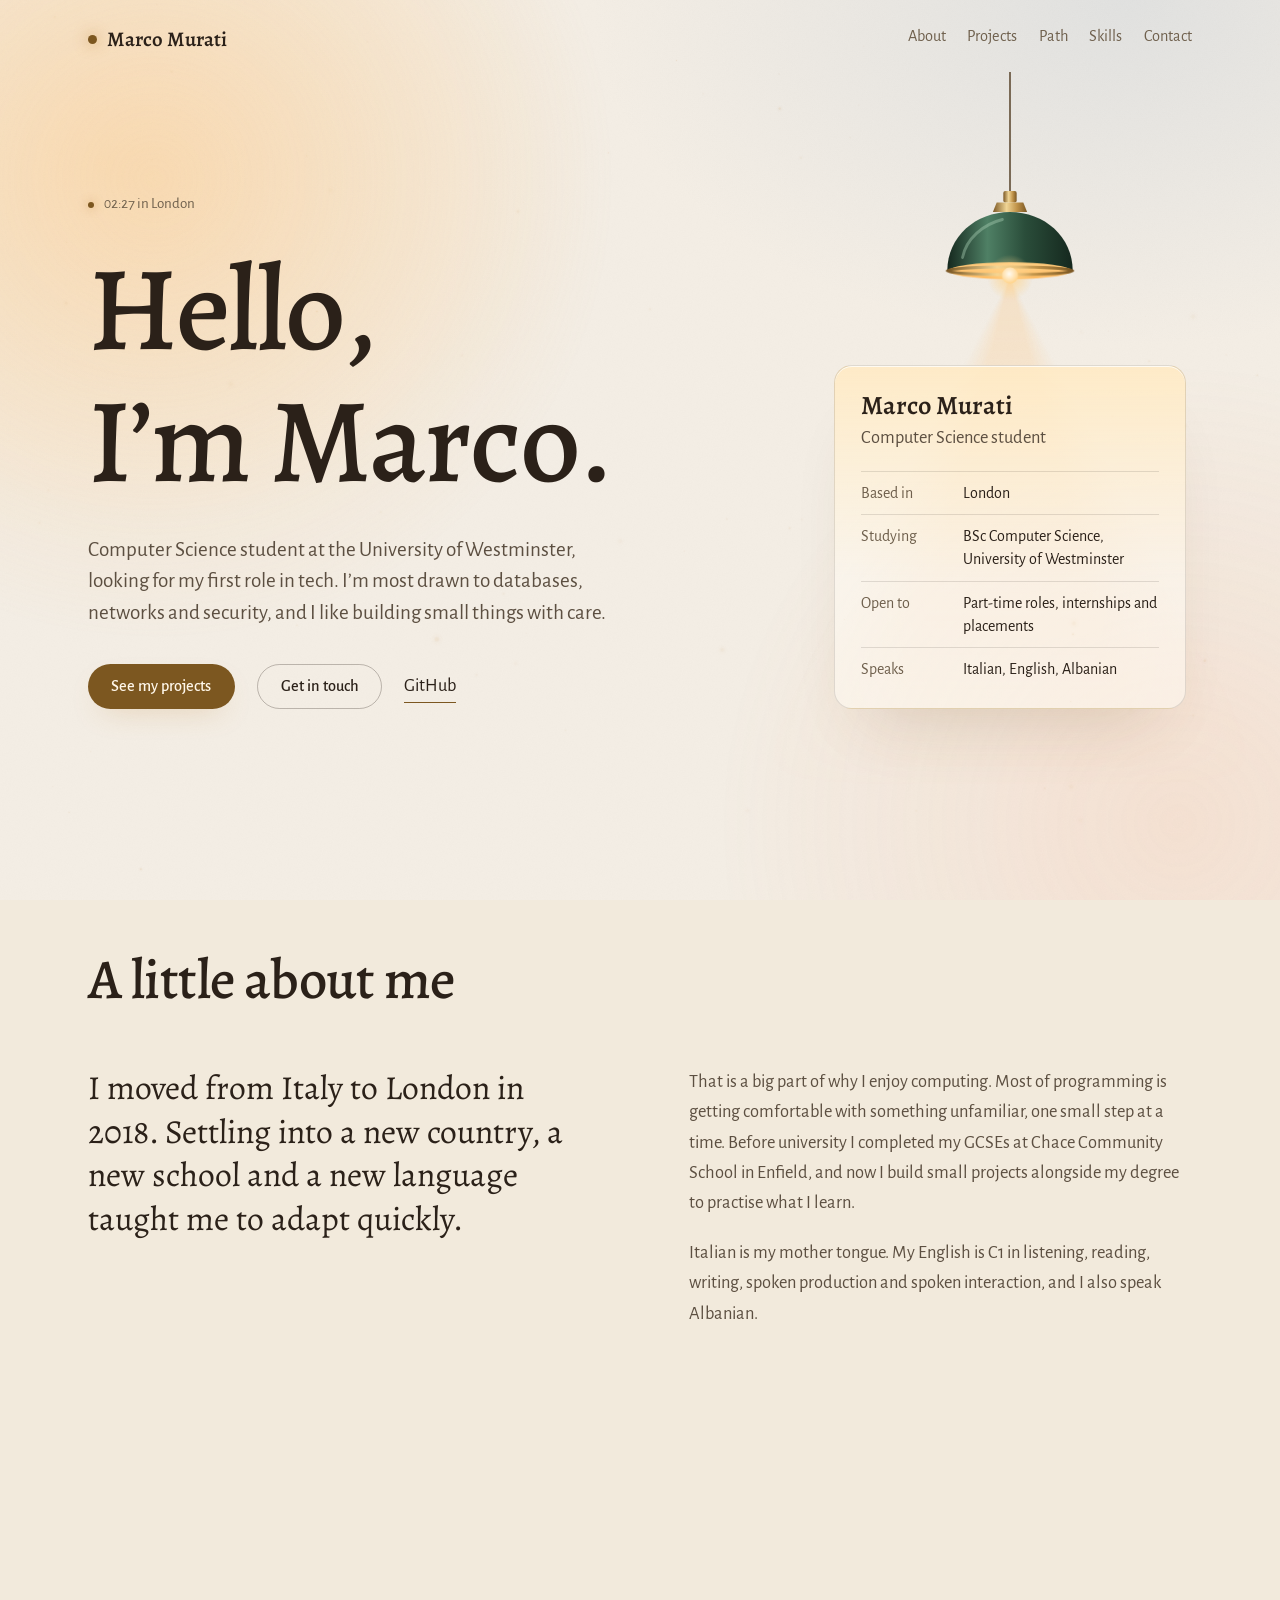
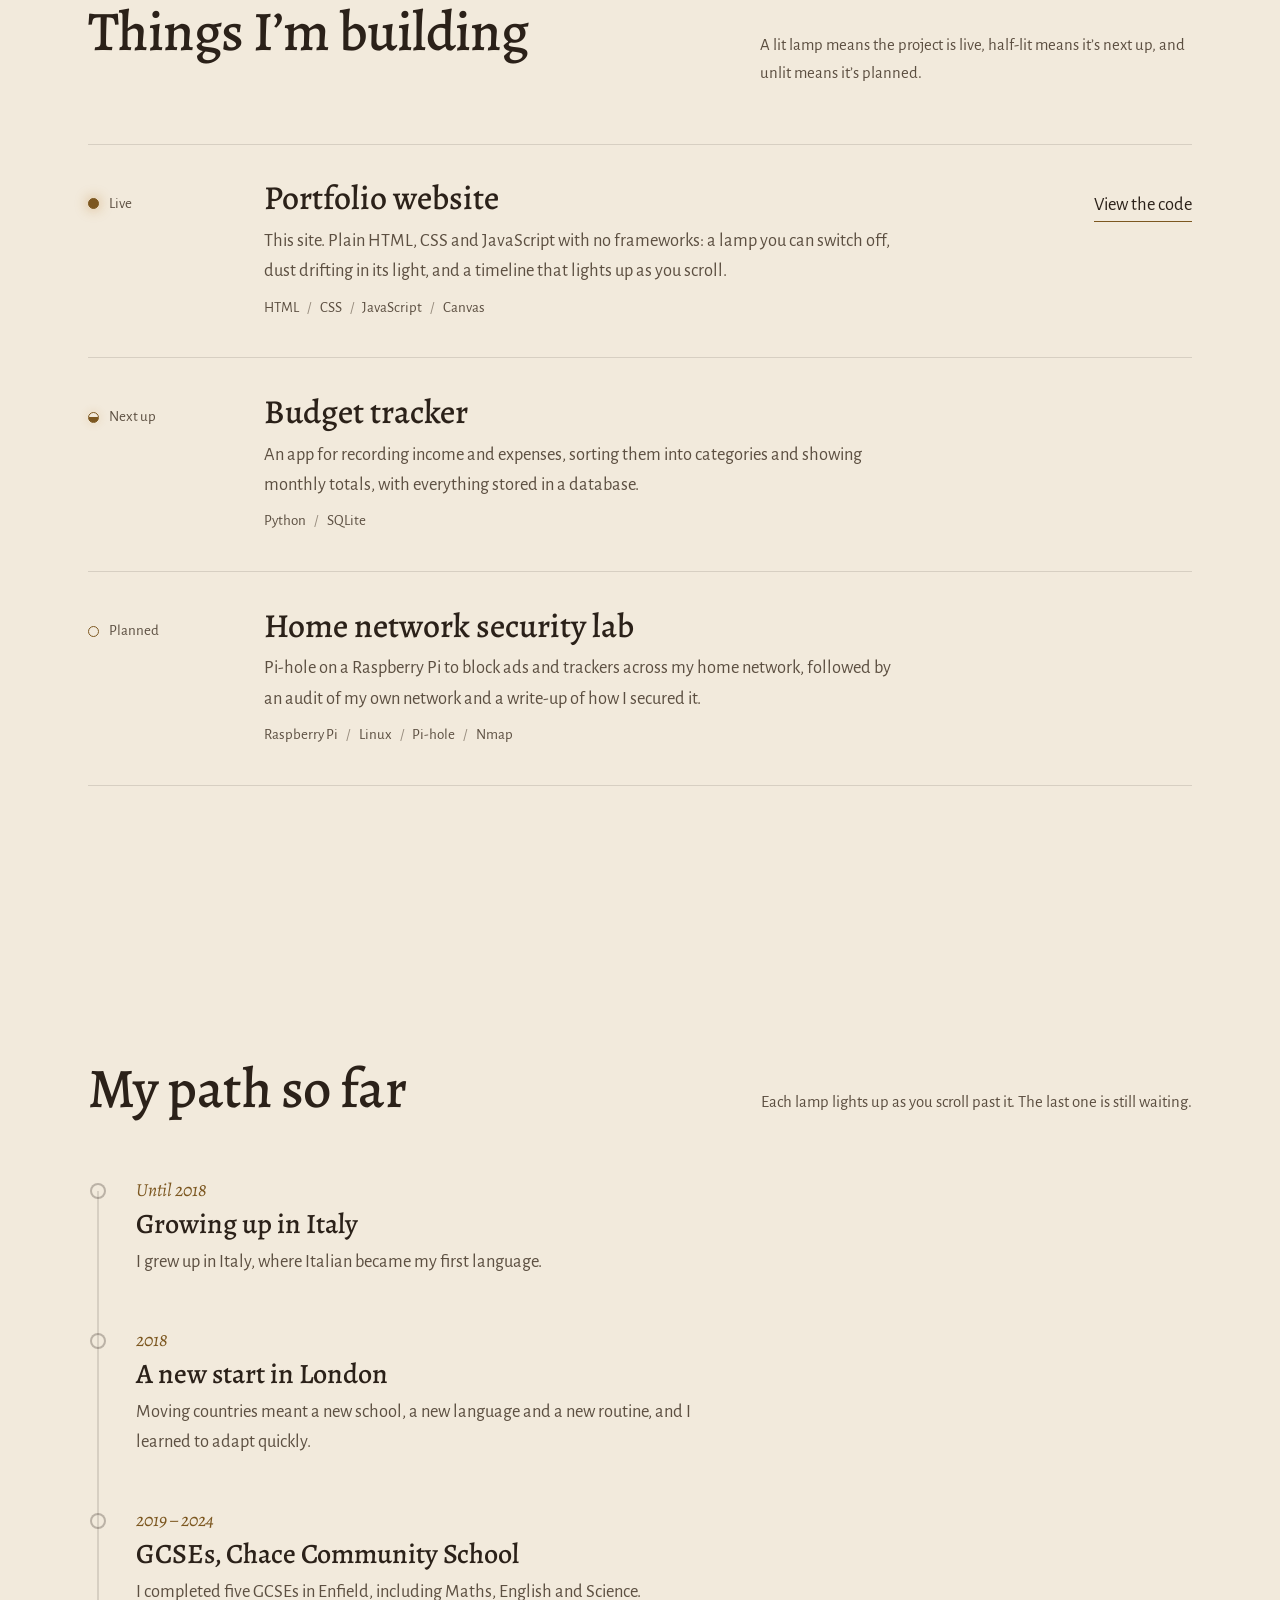
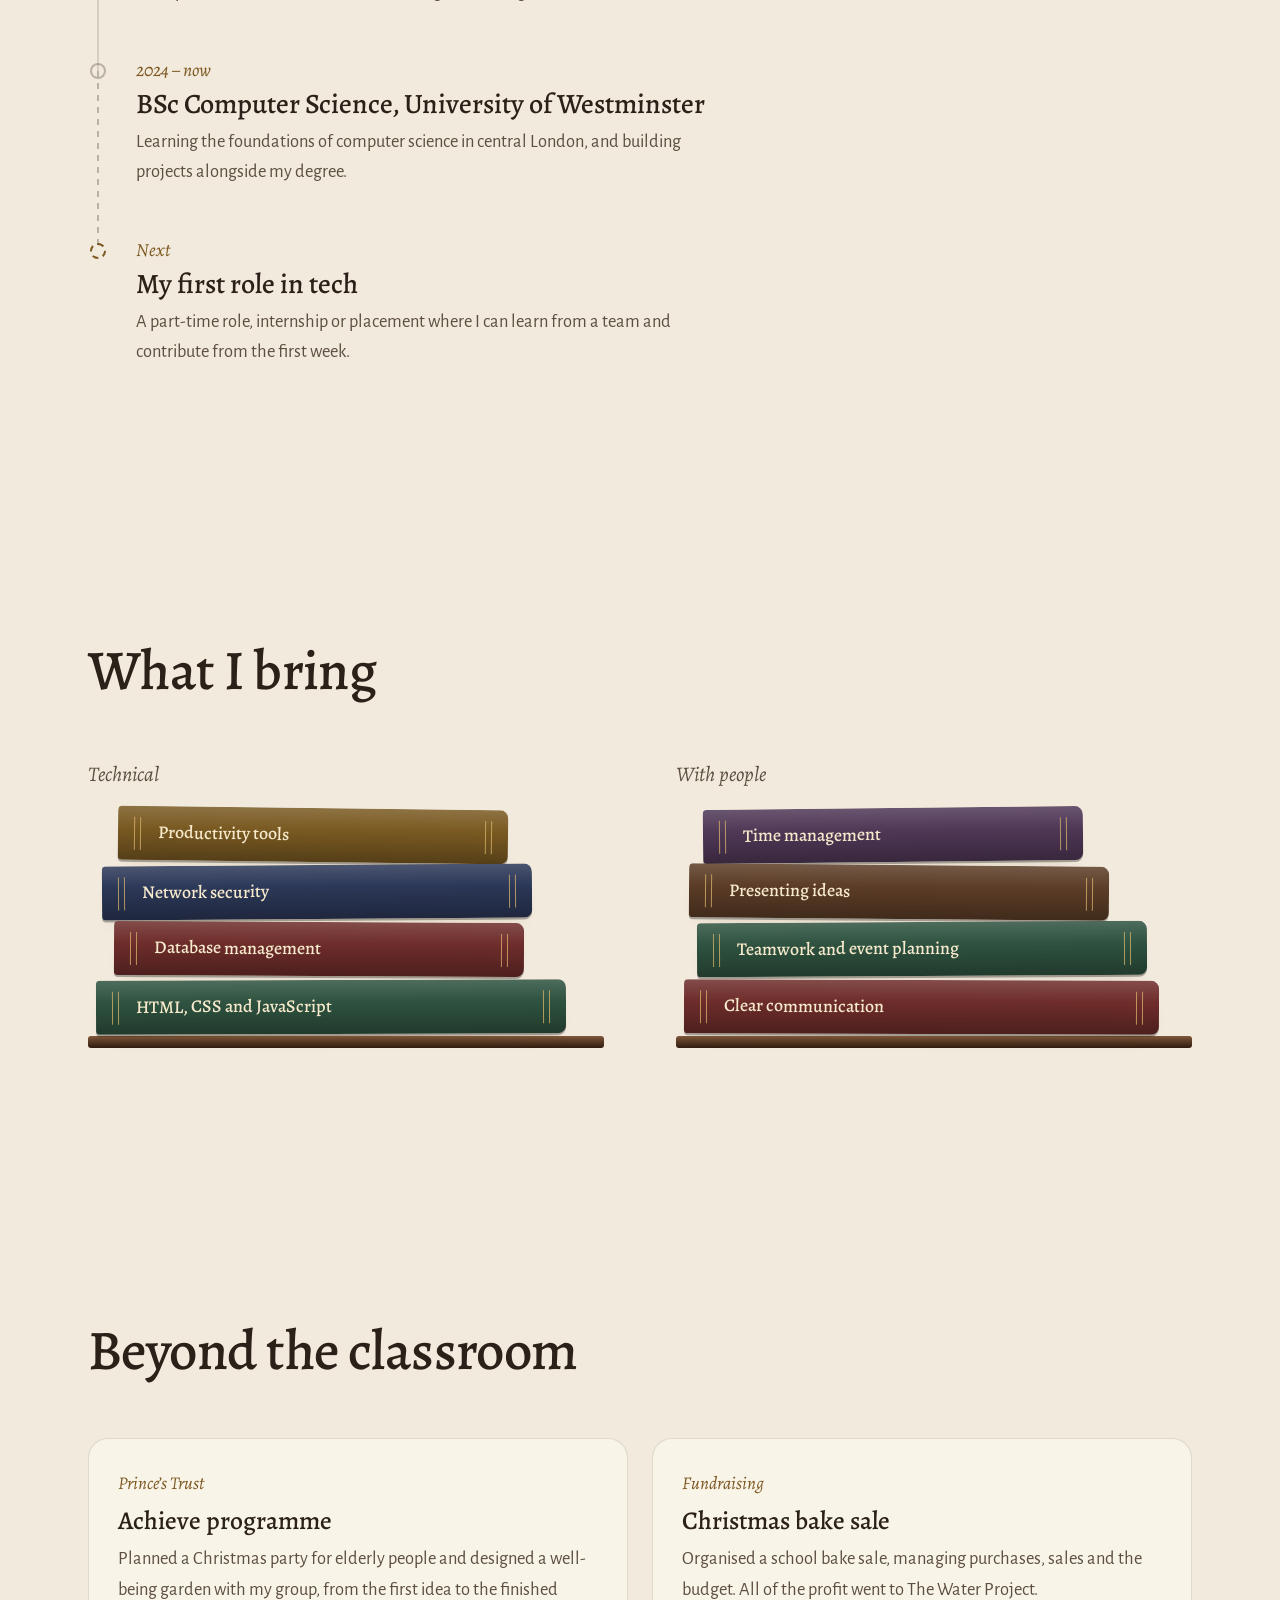
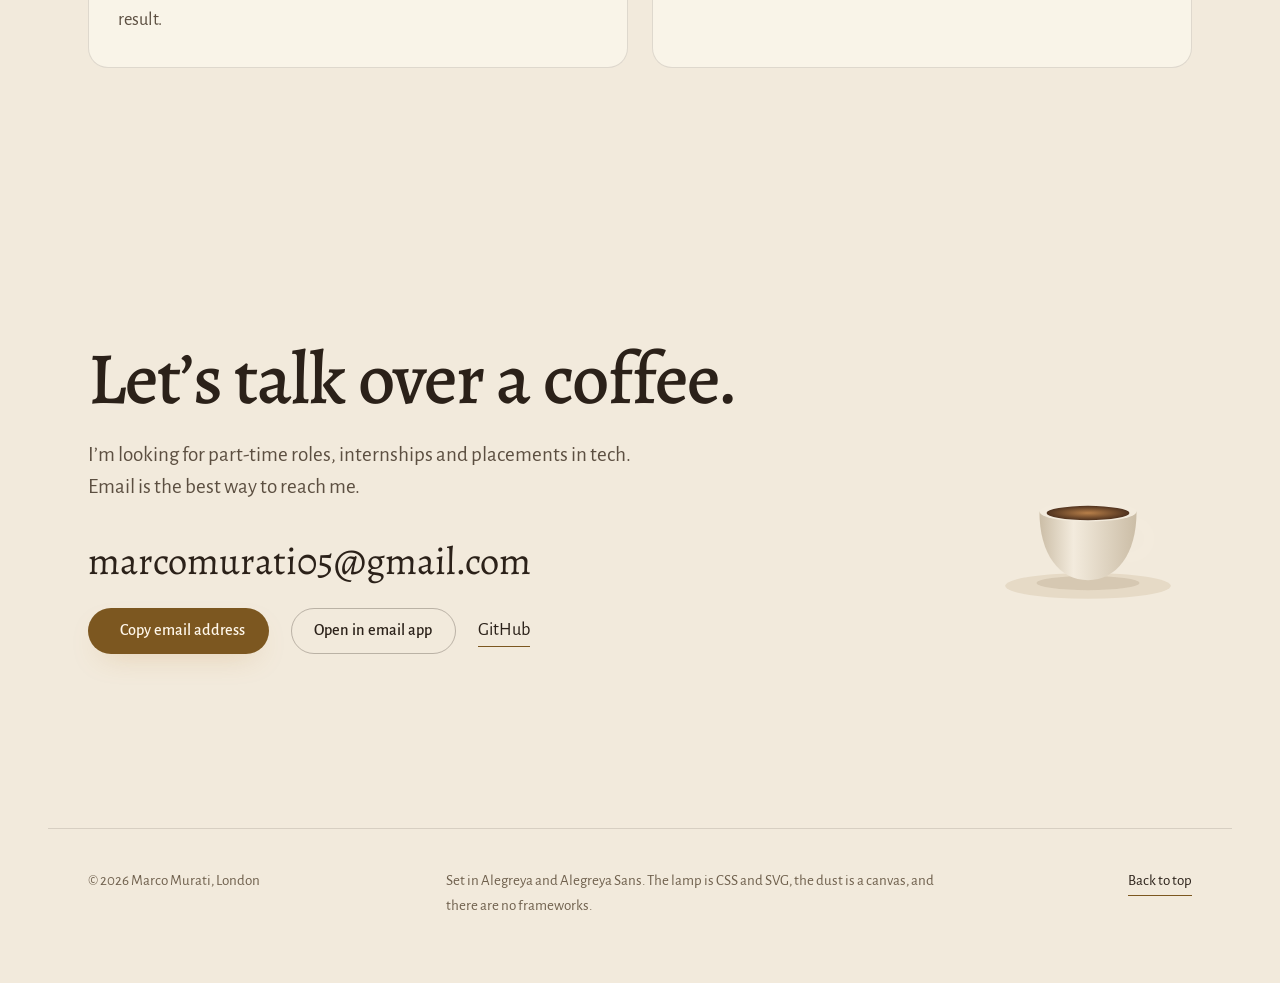
<file: index.html>
<!DOCTYPE html>
<html lang="en">
<head>
<meta charset="UTF-8">
<meta name="viewport" content="width=device-width, initial-scale=1.0, viewport-fit=cover">
<title>Marco Murati</title>
<meta name="description" content="Marco Murati, Computer Science student at the University of Westminster, London.">
<link rel="preconnect" href="https://fonts.googleapis.com">
<link rel="preconnect" href="https://fonts.gstatic.com" crossorigin>
<link href="https://fonts.googleapis.com/css2?family=Alegreya:ital,wght@0,400..800;1,400..800&family=Alegreya+Sans:ital,wght@0,400;0,500;0,700;1,400&display=swap" rel="stylesheet">
<script>document.documentElement.classList.add("js");</script>
<style>
/* Concept: an evening study in London. A hanging lamp lights the page, dust drifts in its beam,
   and the room deepens from dusk to evening as you scroll. Dark theme is the evening, light theme the morning.
   Layout: one generous left-aligned column; the hero pairs a large greeting with the lamp and a name card. */
:root {
  --bg: #16110e;
  --sky-a-base: #17141a;
  --sky-a-1: rgba(118, 138, 190, 0.12);
  --sky-a-2: rgba(255, 170, 90, 0.10);
  --sky-b-base: #1b130e;
  --sky-b-1: rgba(255, 155, 75, 0.14);
  --sky-b-2: rgba(70, 125, 95, 0.11);
  --glow-1: rgba(255, 172, 92, 0.15);
  --glow-2: rgba(255, 120, 72, 0.08);
  --grain: 0.07;

  --ink: #f2e8d8;
  --ink-soft: #cdbda5;
  --ink-faint: #9d8d77;
  --rule: rgba(242, 232, 216, 0.12);
  --rule-strong: rgba(242, 232, 216, 0.26);
  --brass: #dcb672;
  --brass-ink: #20170f;
  --brass-glow: rgba(232, 180, 100, 0.45);
  --brass-glow-soft: rgba(232, 180, 100, 0.18);
  --surface: rgba(255, 236, 210, 0.045);
  --card-lit: rgba(255, 200, 130, 0.13);
  --card-edge: rgba(255, 226, 180, 0.2);
  --spot: rgba(255, 196, 120, 0.10);
  --header-bg: rgba(22, 17, 14, 0.74);
  --beam: rgba(255, 196, 120, 0.2);
  --text-glow: rgba(255, 186, 104, 0.22);
  --mote: #ffd6a0;
  --mote-strength: 1;
  --shadow: rgba(0, 0, 0, 0.45);
  --cord-color: #7a6752;
  --steam: rgba(242, 232, 216, 0.34);

  /* Objects in the room look the same morning and evening */
  --enamel-1: #4f8065;
  --enamel-2: #2a4d3a;
  --enamel-3: #15281e;
  --enamel-hi: #a3c7ae;
  --metal-1: #f0d595;
  --metal-2: #c0934a;
  --metal-3: #7a5622;
  --bulb-1: #fffaf0;
  --bulb-2: #ffd38a;
  --glow-in: #ffb95e;
  --book-hi: rgba(255, 255, 255, 0.15);
  --book-lo: rgba(0, 0, 0, 0.3);
  --book-ink: #f6e9cc;
  --gilt: #dcb76c;
  --book-green: #2f5340;
  --book-oxblood: #6e2d2b;
  --book-navy: #2c3858;
  --book-ochre: #7a5a22;
  --book-plum: #503857;
  --book-walnut: #5c3d27;
  --plank: #5a3b26;
  --plank-hi: #80583a;
  --plank-lo: #2f1d0e;
  --cup: #f3ebdd;
  --cup-shade: #cbbda6;
  --saucer: #e6dac6;
  --coffee: #3a2215;
  --crema: #b8804a;

  --serif: "Alegreya", "Iowan Old Style", "Palatino Linotype", Palatino, Georgia, serif;
  --sans: "Alegreya Sans", "Gill Sans", "Segoe UI", system-ui, -apple-system, sans-serif;
  --step--1: 0.94rem;
  --step-0: 1.15rem;
  --step-1: 1.32rem;
  --page: 74rem;
  --ease: cubic-bezier(0.2, 0.75, 0.1, 1);
  color-scheme: dark;
}
@media (prefers-color-scheme: light) {
  :root:not([data-theme="dark"]) {
    --bg: #f2eadc;
    --sky-a-base: #f4eee5;
    --sky-a-1: rgba(150, 176, 205, 0.2);
    --sky-a-2: rgba(255, 206, 140, 0.32);
    --sky-b-base: #f1e3ca;
    --sky-b-1: rgba(255, 172, 92, 0.24);
    --sky-b-2: rgba(120, 165, 125, 0.14);
    --glow-1: rgba(255, 196, 120, 0.3);
    --glow-2: rgba(255, 150, 100, 0.14);
    --grain: 0.05;
    --ink: #2b2119;
    --ink-soft: #5c4f41;
    --ink-faint: #6f604d;
    --rule: rgba(43, 33, 25, 0.13);
    --rule-strong: rgba(43, 33, 25, 0.28);
    --brass: #7c5720;
    --brass-ink: #fff7ea;
    --brass-glow: rgba(190, 130, 50, 0.35);
    --brass-glow-soft: rgba(190, 130, 50, 0.16);
    --surface: rgba(255, 251, 243, 0.55);
    --card-lit: rgba(255, 234, 196, 0.9);
    --card-edge: rgba(255, 255, 255, 0.75);
    --spot: rgba(255, 190, 110, 0.18);
    --header-bg: rgba(242, 234, 220, 0.8);
    --beam: rgba(255, 184, 96, 0.22);
    --text-glow: transparent;
    --mote: #c4893a;
    --mote-strength: 0.55;
    --shadow: rgba(90, 60, 25, 0.2);
    --cord-color: #7a6a56;
    --steam: rgba(43, 33, 25, 0.28);
    color-scheme: light;
  }
}
:root[data-theme="light"] {
  --bg: #f2eadc;
  --sky-a-base: #f4eee5;
  --sky-a-1: rgba(150, 176, 205, 0.2);
  --sky-a-2: rgba(255, 206, 140, 0.32);
  --sky-b-base: #f1e3ca;
  --sky-b-1: rgba(255, 172, 92, 0.24);
  --sky-b-2: rgba(120, 165, 125, 0.14);
  --glow-1: rgba(255, 196, 120, 0.3);
  --glow-2: rgba(255, 150, 100, 0.14);
  --grain: 0.05;
  --ink: #2b2119;
  --ink-soft: #5c4f41;
  --ink-faint: #6f604d;
  --rule: rgba(43, 33, 25, 0.13);
  --rule-strong: rgba(43, 33, 25, 0.28);
  --brass: #7c5720;
  --brass-ink: #fff7ea;
  --brass-glow: rgba(190, 130, 50, 0.35);
  --brass-glow-soft: rgba(190, 130, 50, 0.16);
  --surface: rgba(255, 251, 243, 0.55);
  --card-lit: rgba(255, 234, 196, 0.9);
  --card-edge: rgba(255, 255, 255, 0.75);
  --spot: rgba(255, 190, 110, 0.18);
  --header-bg: rgba(242, 234, 220, 0.8);
  --beam: rgba(255, 184, 96, 0.22);
  --text-glow: transparent;
  --mote: #c4893a;
  --mote-strength: 0.55;
  --shadow: rgba(90, 60, 25, 0.2);
  --cord-color: #7a6a56;
  --steam: rgba(43, 33, 25, 0.28);
  color-scheme: light;
}

/* ---------- Basics ---------- */
* { box-sizing: border-box; }
html { scroll-behavior: smooth; }
body {
  background: var(--bg);
  color: var(--ink);
  font-family: var(--sans);
  font-size: var(--step-0);
  line-height: 1.65;
  -webkit-font-smoothing: antialiased;
  text-rendering: optimizeLegibility;
}
::selection { background: var(--brass); color: var(--brass-ink); }
h1, h2, h3 { margin: 0; font-family: var(--serif); font-weight: 500; line-height: 1.1; text-wrap: balance; }
p { margin: 0; }
a { color: inherit; }
a:focus-visible, button:focus-visible { outline: 2px solid var(--brass); outline-offset: 4px; border-radius: 6px; }
.sr-only { position: absolute; width: 1px; height: 1px; padding: 0; margin: -1px; overflow: hidden; clip: rect(0 0 0 0); white-space: nowrap; border: 0; }

.site { position: relative; overflow-x: clip; }
.wrap {
  width: 100%;
  max-width: var(--page);
  margin-inline: auto;
  padding-left: max(16px, env(safe-area-inset-left, 0px));
  padding-right: max(16px, env(safe-area-inset-right, 0px));
}
@media (min-width: 48rem) {
  .wrap {
    padding-left: max(2.5rem, env(safe-area-inset-left, 0px));
    padding-right: max(2.5rem, env(safe-area-inset-right, 0px));
  }
}

/* ---------- The room: background light, dust and grain ---------- */
.scene { position: fixed; inset: 0; z-index: 0; overflow: hidden; pointer-events: none; contain: strict; }
.sky { position: absolute; inset: 0; }
.sky-a {
  background:
    radial-gradient(60% 55% at 88% 0%, var(--sky-a-1), transparent 70%),
    radial-gradient(55% 60% at 8% 18%, var(--sky-a-2), transparent 70%),
    var(--sky-a-base);
}
.sky-b {
  opacity: 0;
  background:
    radial-gradient(70% 60% at 55% 100%, var(--sky-b-1), transparent 70%),
    radial-gradient(50% 60% at 0% 60%, var(--sky-b-2), transparent 70%),
    var(--sky-b-base);
}
.glow { position: absolute; width: 72vmax; height: 72vmax; border-radius: 50%; transition: opacity 0.8s ease; will-change: transform; }
.glow-1 { left: -24vmax; top: -22vmax; background: radial-gradient(closest-side, var(--glow-1), transparent); animation: drift-a 40s ease-in-out infinite alternate; }
.glow-2 { right: -28vmax; bottom: -30vmax; background: radial-gradient(closest-side, var(--glow-2), transparent); animation: drift-b 52s ease-in-out infinite alternate; }
.site[data-lamp="off"] .glow { opacity: 0.4; }
@keyframes drift-a {
  0% { transform: translate3d(0, 0, 0) scale(1); }
  50% { transform: translate3d(9vmax, 7vmax, 0) scale(1.08); }
  100% { transform: translate3d(4vmax, 16vmax, 0) scale(0.95); }
}
@keyframes drift-b {
  0% { transform: translate3d(0, 0, 0) scale(1); }
  50% { transform: translate3d(-10vmax, -6vmax, 0) scale(1.1); }
  100% { transform: translate3d(-3vmax, -14vmax, 0) scale(0.97); }
}
.motes { position: absolute; inset: 0; width: 100%; height: 100%; }
.grain {
  position: absolute;
  inset: 0;
  opacity: var(--grain);
  background-image: url("data:image/svg+xml,%3Csvg xmlns='http://www.w3.org/2000/svg' width='180' height='180'%3E%3Cfilter id='n'%3E%3CfeTurbulence type='fractalNoise' baseFrequency='0.8' numOctaves='3' stitchTiles='stitch'/%3E%3CfeColorMatrix values='0 0 0 0 0.5 0 0 0 0 0.5 0 0 0 0 0.5 0 0 0 0.7 0'/%3E%3C/filter%3E%3Crect width='100%25' height='100%25' filter='url(%23n)'/%3E%3C/svg%3E");
}

/* ---------- Header ---------- */
.site-header {
  position: sticky;
  top: env(safe-area-inset-top, 0px);
  z-index: 30;
  border-bottom: 1px solid transparent;
  transition: background-color 0.4s ease, border-color 0.4s ease;
}
.site-header.is-scrolled {
  background: var(--header-bg);
  border-bottom-color: var(--rule);
  -webkit-backdrop-filter: blur(14px);
  backdrop-filter: blur(14px);
}
.nav { display: flex; align-items: center; justify-content: space-between; gap: 0.5rem 1.5rem; flex-wrap: wrap; padding-block: 0.9rem; }
.brand { display: inline-flex; align-items: center; gap: 0.65rem; font-family: var(--serif); font-weight: 600; font-size: 1.3rem; color: var(--ink); text-decoration: none; }
.brand-dot {
  width: 9px; height: 9px; border-radius: 50%;
  background: var(--brass);
  box-shadow: 0 0 14px 2px var(--brass-glow);
  transition: background-color 0.4s ease, box-shadow 0.4s ease;
}
.site[data-lamp="off"] .brand-dot { background: transparent; box-shadow: inset 0 0 0 1.5px var(--brass); }
.nav-menu { position: relative; }
.nav-links { display: flex; flex-wrap: wrap; gap: 0.2rem 1.35rem; list-style: none; margin: 0; padding: 0 0 0.4rem; font-size: 1.02rem; }
.nav-links a { color: var(--ink-faint); text-decoration: none; transition: color 0.3s ease; }
.nav-links a:hover, .nav-links a.is-active { color: var(--ink); }
.nav-indicator {
  position: absolute; left: 0; top: 0; height: 2px; width: 0;
  border-radius: 2px;
  background: var(--brass);
  box-shadow: 0 0 10px var(--brass-glow);
  opacity: 0;
  pointer-events: none;
  transition: transform 0.6s var(--ease), width 0.6s var(--ease), opacity 0.35s ease;
}
.progress {
  position: absolute; left: 0; right: 0; bottom: -1px; height: 2px;
  transform-origin: 0 50%;
  transform: scaleX(0);
  background: linear-gradient(90deg, transparent, var(--brass));
  pointer-events: none;
}

/* ---------- Buttons and links ---------- */
.btn {
  display: inline-flex; align-items: center; gap: 0.55rem;
  padding: 0.8rem 1.4rem;
  border-radius: 999px;
  border: 1px solid transparent;
  font: 500 1.02rem/1.1 var(--sans);
  text-decoration: none;
  cursor: pointer;
  transition: transform 0.3s var(--ease), box-shadow 0.4s ease, background-color 0.35s ease, color 0.35s ease, border-color 0.35s ease;
}
.btn-primary { background: var(--brass); color: var(--brass-ink); box-shadow: 0 12px 30px -14px var(--brass-glow); }
.btn-primary:hover { transform: translateY(-2px); box-shadow: 0 18px 38px -14px var(--brass-glow); }
.btn-ghost { background: transparent; color: var(--ink); border-color: var(--rule-strong); }
.btn-ghost:hover { border-color: var(--brass); color: var(--brass); transform: translateY(-2px); }
.text-link {
  color: var(--ink);
  text-decoration: none;
  padding-bottom: 2px;
  background: linear-gradient(var(--brass), var(--brass)) 0 100% / 100% 1px no-repeat;
  transition: color 0.3s ease, background-size 0.3s ease;
}
.text-link:hover { color: var(--brass); background-size: 100% 2px; }

/* ---------- Hero ---------- */
main, .site-footer { position: relative; z-index: 1; }
.hero { position: relative; display: grid; grid-template-columns: minmax(0, 1fr); padding-bottom: clamp(4rem, 9vw, 6.5rem); }
.hero-main { position: relative; z-index: 1; min-width: 0; display: grid; padding-top: 6.5rem; pointer-events: none; }
.hero-main > * { pointer-events: auto; }
.clock { justify-self: start; display: inline-flex; align-items: center; gap: 0.6rem; margin-bottom: 1.3rem; font-size: var(--step--1); color: var(--ink-faint); font-variant-numeric: tabular-nums; }
.clock::before { content: ""; width: 6px; height: 6px; border-radius: 50%; background: var(--brass); box-shadow: 0 0 10px 1px var(--brass-glow); }
.greeting { font-weight: 500; }
.greet {
  display: block;
  font-size: min(6.5rem, 12.5vw);
  line-height: 1.04;
  letter-spacing: -0.015em;
  color: var(--ink);
  text-shadow: 0 0 0.6em var(--text-glow);
}
.greet-line { display: block; overflow: hidden; padding: 0.08em 0.1em 0.18em 0; margin-bottom: -0.2em; }
.greet-text { display: inline-block; white-space: nowrap; }
.ch {
  display: inline-block;
  transition:
    transform 0.9s var(--ease) calc(var(--base, 0ms) + var(--i, 0) * 26ms),
    opacity 0.7s ease calc(var(--base, 0ms) + var(--i, 0) * 26ms);
}
.greet.is-pre .ch { transform: translateY(115%); opacity: 0; transition: none; }
html.js .greet { visibility: hidden; animation: show-anyway 0s 2.5s forwards; }
html.js .greet.is-built { visibility: visible; animation: none; }
@keyframes show-anyway { to { visibility: visible; } }
.greet-measure { position: absolute; left: -9999px; top: 0; visibility: hidden; white-space: nowrap; font-family: var(--serif); font-weight: 500; letter-spacing: -0.015em; font-size: 100px; line-height: 1; pointer-events: none; }

.intro { margin-top: 2rem; max-width: 33rem; font-size: var(--step-1); line-height: 1.5; color: var(--ink-soft); }
.hero-actions { justify-self: start; display: flex; flex-wrap: wrap; align-items: center; gap: 0.85rem 1.4rem; margin-top: 2.2rem; }

/* The hanging lamp */
.hero-aside { display: contents; }
.pendant {
  --shade-w: 4.6rem;
  --cord-len: 1.6rem;
  --beam-w: 21rem;
  --beam-h: 25rem;
  position: absolute;
  top: 0;
  right: calc(max(16px, env(safe-area-inset-right, 0px)) + 0.25rem);
  z-index: 0;
  width: var(--shade-w);
  transform-origin: 50% 0;
  will-change: transform;
}
.pendant-drop { position: relative; }
.cord { display: block; width: 2px; height: var(--cord-len); margin-inline: auto; background: var(--cord-color); }
.shade-btn {
  display: block;
  width: var(--shade-w);
  margin: -1px auto 0;
  padding: 0;
  border: 0;
  background: none;
  cursor: pointer;
  border-radius: 50% 50% 16px 16px / 70% 70% 16px 16px;
  -webkit-tap-highlight-color: transparent;
}
.shade { display: block; width: 100%; height: auto; overflow: visible; }
.lamp-inner, .lamp-bulb, .lamp-halo { transition: opacity 0.25s ease; }
.site[data-lamp="off"] .lamp-inner { opacity: 0.12; }
.site[data-lamp="off"] .lamp-bulb { opacity: 0.35; }
.site[data-lamp="off"] .lamp-halo { opacity: 0; }
.beam {
  position: absolute;
  left: 50%;
  top: calc(var(--cord-len) + var(--shade-w) * 0.56);
  width: var(--beam-w);
  height: var(--beam-h);
  margin-left: calc(var(--beam-w) / -2);
  z-index: -1;
  pointer-events: none;
  background: conic-gradient(from 152deg at 50% 0%, transparent 0deg, var(--beam) 14deg, var(--beam) 42deg, transparent 56deg);
  -webkit-mask-image: linear-gradient(to bottom, #000 0%, rgba(0, 0, 0, 0.55) 48%, transparent 100%);
  mask-image: linear-gradient(to bottom, #000 0%, rgba(0, 0, 0, 0.55) 48%, transparent 100%);
  transition: opacity 0.25s ease;
}
.site[data-lamp="off"] .beam { opacity: 0; }

/* Name card under the lamp */
.namecard {
  position: relative;
  z-index: 1;
  width: 100%;
  max-width: 22rem;
  margin-top: 3rem;
  padding: 1.5rem 1.6rem 1.1rem;
  border-radius: 18px;
  border: 1px solid var(--rule);
  background: linear-gradient(180deg, var(--card-lit), var(--surface) 62%);
  box-shadow: inset 0 1px 0 var(--card-edge), 0 40px 70px -40px var(--shadow);
}
.site[data-lamp="off"] .namecard { --card-lit: var(--surface); --card-edge: var(--rule); }
.nc-name { font-family: var(--serif); font-size: 1.65rem; font-weight: 600; line-height: 1.15; }
.nc-role { color: var(--ink-soft); margin-top: 0.15rem; }
.nc-list { margin: 1.1rem 0 0; }
.nc-list div { display: grid; grid-template-columns: 5.4rem minmax(0, 1fr); gap: 1rem; padding-block: 0.6rem; border-top: 1px solid var(--rule); font-size: 1rem; line-height: 1.45; }
.nc-list dt { color: var(--ink-faint); }
.nc-list dd { margin: 0; }

@media (min-width: 62rem) {
  .hero { grid-template-columns: minmax(0, 1.3fr) minmax(17rem, 0.7fr); column-gap: clamp(2.5rem, 5vw, 5rem); }
  .hero-main { padding-top: 7.5rem; }
  .hero-aside { display: flex; flex-direction: column; align-items: center; position: relative; z-index: 0; }
  .pendant { position: relative; top: auto; right: auto; --shade-w: 9.5rem; --cord-len: 7.5rem; --beam-w: 36rem; --beam-h: 32rem; }
  .namecard { margin-top: auto; }
}

/* ---------- Sections ---------- */
.section { padding-block: clamp(4.5rem, 11vw, 8.5rem); scroll-margin-top: 6.5rem; }
@media (min-width: 48rem) { .section { scroll-margin-top: 4.5rem; } }
.section-head { display: flex; flex-wrap: wrap; align-items: baseline; justify-content: space-between; gap: 1rem 3rem; margin-bottom: clamp(2.25rem, 5vw, 3.5rem); }
.section-title { font-size: clamp(2.2rem, 5vw, 3.5rem); letter-spacing: -0.01em; }
.section-note { max-width: 27rem; color: var(--ink-soft); font-size: 1.05rem; }

/* About */
.about-grid { display: grid; grid-template-columns: minmax(0, 1fr); gap: 2rem; }
.lead { font-family: var(--serif); font-size: clamp(1.55rem, 2.8vw, 2.1rem); line-height: 1.3; max-width: 30rem; }
.about-body { display: grid; gap: 1.2rem; color: var(--ink-soft); max-width: 36rem; }
@media (min-width: 56rem) { .about-grid { grid-template-columns: minmax(0, 1.05fr) minmax(0, 1fr); gap: 4.5rem; } }

/* Projects */
.projects { list-style: none; margin: 0; padding: 0; }
.projects::after { content: ""; display: block; height: 1px; background: var(--rule); }
.project {
  --bleed: 0.75rem;
  position: relative;
  isolation: isolate;
  display: grid;
  grid-template-columns: minmax(0, 1fr);
  gap: 0.75rem;
  padding: 1.9rem var(--bleed);
  margin-inline: calc(var(--bleed) * -1);
  border-radius: 18px;
}
.project::after { content: ""; position: absolute; top: 0; left: var(--bleed); right: var(--bleed); height: 1px; background: var(--rule); }
.project::before {
  content: "";
  position: absolute;
  inset: 0;
  z-index: -1;
  border-radius: inherit;
  background: radial-gradient(28rem circle at var(--mx, 50%) var(--my, 50%), var(--spot), transparent 65%);
  opacity: 0;
  transition: opacity 0.45s ease;
}
.project:hover::before { opacity: 1; }
.p-status { display: inline-flex; align-items: center; gap: 0.65rem; font-size: var(--step--1); color: var(--ink-soft); white-space: nowrap; }
.p-body { display: grid; gap: 0.55rem; min-width: 0; }
.p-body h3 { font-size: clamp(1.6rem, 3vw, 2.1rem); transition: color 0.35s ease, transform 0.5s var(--ease); }
.project:hover h3 { color: var(--brass); transform: translateX(0.35rem); }
.p-body > p { color: var(--ink-soft); max-width: 40rem; }
.tools { font-size: var(--step--1); color: var(--ink-faint); }
.tools span + span::before { content: "/"; margin: 0 0.55em; opacity: 0.6; }
.p-link { justify-self: start; }
@media (min-width: 52rem) {
  .project { --bleed: 1.5rem; grid-template-columns: 8.5rem minmax(0, 1fr) auto; column-gap: 2.5rem; align-items: start; padding-block: 2.3rem; }
  .p-status { padding-top: 0.7rem; }
  .p-link { padding-top: 0.6rem; }
}
.lampdot { position: relative; flex: none; width: 11px; height: 11px; border-radius: 50%; border: 1.5px solid var(--brass); }
.lampdot.is-lit { background: var(--brass); animation: breathe 3.8s ease-in-out infinite; box-shadow: 0 0 12px 2px var(--brass-glow); }
.lampdot.is-warm { background: linear-gradient(to top, var(--brass) 50%, transparent 50%); box-shadow: 0 0 8px 1px var(--brass-glow-soft); }
@keyframes breathe {
  0%, 100% { box-shadow: 0 0 9px 1px var(--brass-glow); }
  50% { box-shadow: 0 0 18px 5px var(--brass-glow); }
}

/* Path */
.path { position: relative; padding-left: 3rem; max-width: 44rem; }
.path-items { list-style: none; margin: 0; padding: 0; }
.path-track, .path-fill, .path-dash { position: absolute; left: 0.6rem; width: 2px; margin-left: -1px; top: 0; height: 0; pointer-events: none; }
.path-track { background: var(--rule); }
.path-fill { background: var(--brass); transform-origin: 50% 0; transform: scaleY(0); box-shadow: 0 0 12px var(--brass-glow-soft); }
.path-dash { background: repeating-linear-gradient(to bottom, var(--rule-strong) 0 6px, transparent 6px 12px); }
.milestone { position: relative; padding-bottom: 3rem; }
.milestone:last-child { padding-bottom: 0; }
.m-dot {
  position: absolute;
  left: calc(-3rem + 0.6rem - 8px);
  top: 0.5rem;
  width: 16px; height: 16px;
  border-radius: 50%;
  border: 2px solid var(--rule-strong);
  background: var(--bg);
  transition: background-color 0.5s ease, border-color 0.5s ease, box-shadow 0.7s ease;
}
.milestone.is-lit .m-dot { background: var(--brass); border-color: var(--brass); box-shadow: 0 0 0 5px var(--brass-glow-soft), 0 0 22px 4px var(--brass-glow); }
.milestone.is-future .m-dot { border-style: dashed; border-color: var(--brass); animation: waiting 2.8s ease-in-out infinite; }
@keyframes waiting {
  0%, 100% { box-shadow: 0 0 0 0 var(--brass-glow-soft); }
  50% { box-shadow: 0 0 0 7px var(--brass-glow-soft); }
}
.m-when { font-family: var(--serif); font-style: italic; color: var(--brass); font-size: 1.15rem; font-variant-numeric: oldstyle-nums; }
.milestone h3 { font-size: clamp(1.4rem, 2.6vw, 1.75rem); margin-top: 0.2rem; }
.m-text { color: var(--ink-soft); margin-top: 0.45rem; max-width: 36rem; }

/* Skills: two stacks of books */
.shelves { display: grid; grid-template-columns: minmax(0, 1fr); gap: 3.5rem; }
@media (min-width: 52rem) { .shelves { grid-template-columns: repeat(2, minmax(0, 1fr)); gap: 4.5rem; } }
.shelf-label { font-family: var(--serif); font-style: italic; color: var(--ink-soft); font-size: 1.3rem; margin-bottom: 1rem; }
.books { list-style: none; margin: 0; padding: 0 0.5rem; display: grid; gap: 3px; }
.book { width: var(--w, 90%); margin-left: var(--x, 0); transform: rotate(var(--r, 0deg)); }
.spine {
  position: relative;
  display: flex;
  align-items: center;
  min-height: 3.4rem;
  padding: 0.55rem 2.5rem;
  border-radius: 4px 8px 8px 4px;
  background: linear-gradient(180deg, var(--book-hi) 0%, transparent 40%, var(--book-lo) 100%), var(--c, var(--book-walnut));
  color: var(--book-ink);
  font-family: var(--serif);
  font-weight: 500;
  font-size: 1.12rem;
  line-height: 1.2;
  box-shadow: 0 2px 0 var(--book-lo), 0 12px 20px -14px var(--shadow);
  transition: transform 0.55s cubic-bezier(0.2, 0.8, 0.2, 1), box-shadow 0.55s ease;
}
.spine::before, .spine::after { content: ""; position: absolute; top: 20%; bottom: 20%; width: 5px; border-left: 1px solid var(--gilt); border-right: 1px solid var(--gilt); opacity: 0.75; }
.spine::before { left: 1rem; }
.spine::after { right: 1rem; }
.book:hover .spine { transform: translateX(0.9rem); box-shadow: 0 2px 0 var(--book-lo), 0 18px 26px -14px var(--shadow); }
.plank { height: 0.75rem; margin-top: 2px; border-radius: 3px; background: linear-gradient(180deg, var(--plank-hi), var(--plank) 45%, var(--plank-lo)); box-shadow: 0 18px 30px -14px var(--shadow); }

/* Beyond the classroom */
.notes { display: grid; grid-template-columns: minmax(0, 1fr); gap: 1.25rem; }
@media (min-width: 52rem) { .notes { grid-template-columns: repeat(2, minmax(0, 1fr)); gap: 1.5rem; } }
.note { display: grid; gap: 0.55rem; align-content: start; padding: 1.9rem 1.8rem 2rem; border-radius: 20px; border: 1px solid var(--rule); background: var(--surface); }
.note-kicker { font-family: var(--serif); font-style: italic; color: var(--brass); font-size: 1.12rem; }
.note h3 { font-size: 1.6rem; }
.note-text { color: var(--ink-soft); }

/* Contact */
.contact-grid { display: grid; grid-template-columns: minmax(0, 1fr); gap: 2.5rem; align-items: center; }
@media (min-width: 56rem) { .contact-grid { grid-template-columns: minmax(0, 1fr) 13rem; gap: 4rem; } }
.contact-title { font-size: clamp(2.5rem, 6.5vw, 4.6rem); letter-spacing: -0.015em; line-height: 1.04; }
.contact-lead { margin-top: 1.4rem; max-width: 34rem; color: var(--ink-soft); font-size: var(--step-1); line-height: 1.5; }
.email { margin-top: 2.2rem; font-family: var(--serif); font-size: clamp(1.45rem, 4.6vw, 2.4rem); line-height: 1.2; overflow-wrap: anywhere; user-select: all; -webkit-user-select: all; }
.contact-actions { display: flex; flex-wrap: wrap; align-items: center; gap: 0.85rem 1.4rem; margin-top: 1.5rem; }
.btn-check { width: 0; height: 1em; opacity: 0; overflow: visible; transition: width 0.3s var(--ease), opacity 0.3s ease; }
.btn-check path { fill: none; stroke: currentColor; stroke-width: 2.4; stroke-linecap: round; stroke-linejoin: round; stroke-dasharray: 20; stroke-dashoffset: 20; transition: stroke-dashoffset 0.45s ease 0.1s; }
.is-copied .btn-check { width: 1em; opacity: 1; }
.is-copied .btn-check path { stroke-dashoffset: 0; }
.copy-note { min-height: 1.6em; margin-top: 0.9rem; font-size: var(--step--1); color: var(--ink-faint); }
.cup-wrap { justify-self: start; width: 9rem; }
@media (min-width: 56rem) { .cup-wrap { justify-self: center; width: 12.5rem; } }
.cup { display: block; width: 100%; height: auto; overflow: visible; }
.steam path { fill: none; stroke: var(--steam); stroke-width: 3; stroke-linecap: round; opacity: 0; transform-box: fill-box; transform-origin: 50% 100%; animation: steam 3.6s ease-in-out infinite; }
.steam .s2 { animation-delay: 1.2s; }
.steam .s3 { animation-delay: 2.4s; }
@keyframes steam {
  0% { opacity: 0; transform: translateY(10px) scaleY(0.8); }
  35% { opacity: 1; }
  100% { opacity: 0; transform: translateY(-16px) scaleY(1.1); }
}

/* Footer */
.site-footer { display: flex; flex-wrap: wrap; justify-content: space-between; align-items: baseline; gap: 1rem 2.5rem; padding-block: 2.5rem 3.5rem; border-top: 1px solid var(--rule); font-size: var(--step--1); color: var(--ink-faint); }
.colophon { max-width: 31rem; }

/* ---------- Motion ---------- */
@media (prefers-reduced-motion: no-preference) {
  html.js .clock { animation: rise 0.9s var(--ease) 0.15s both; }
  html.js .intro { animation: rise 1s var(--ease) 0.95s both; }
  html.js .hero-actions { animation: rise 1s var(--ease) 1.05s both; }
  html.js .namecard { animation: rise 1.1s var(--ease) 1.15s both; }
  html.js .pendant-drop { animation: hang 1.5s cubic-bezier(0.3, 1.3, 0.5, 1) backwards; }
  html.js .site[data-lamp="on"] .beam,
  html.js .site[data-lamp="on"] .lamp-halo,
  html.js .site[data-lamp="on"] .lamp-inner,
  html.js .site[data-lamp="on"] .lamp-bulb { animation: flicker-on 1.1s linear var(--flicker-delay, 0.35s) both; }

  .rv { opacity: 0.35; transform: translateY(28px); transition: opacity 1s ease var(--d, 0ms), transform 1.1s var(--ease) var(--d, 0ms); }
  .rv.rv-in { opacity: 1; transform: none; }
  .rv-books .book { opacity: 0.35; transform: translateX(-1.5rem) rotate(var(--r, 0deg)); transition: opacity 0.8s ease calc(var(--n, 0) * 90ms), transform 1s var(--ease) calc(var(--n, 0) * 90ms); }
  .rv-books.rv-in .book { opacity: 1; transform: rotate(var(--r, 0deg)); }
}
@keyframes rise { from { opacity: 0; transform: translateY(18px); } to { opacity: 1; transform: none; } }
@keyframes hang { from { transform: translateY(-115%); } to { transform: translateY(0); } }
@keyframes flicker-on {
  0% { opacity: 0; }
  30% { opacity: 0; }
  34% { opacity: 0.9; }
  40% { opacity: 0.1; }
  48% { opacity: 1; }
  55% { opacity: 0.45; }
  64% { opacity: 1; }
  100% { opacity: 1; }
}
@media (prefers-reduced-motion: reduce) {
  html { scroll-behavior: auto; }
  *, *::before, *::after {
    animation-duration: 0.001ms !important;
    animation-delay: 0ms !important;
    animation-iteration-count: 1 !important;
    transition-duration: 0.001ms !important;
    transition-delay: 0ms !important;
  }
  .steam path { opacity: 0.6; }
}
</style>
</head>
<body>

<div class="site" id="site" data-lamp="on">
  <div class="scene" aria-hidden="true">
    <div class="sky sky-a"></div>
    <div class="sky sky-b" id="sky-b"></div>
    <div class="glow glow-1"></div>
    <div class="glow glow-2"></div>
    <canvas class="motes" id="motes"></canvas>
    <div class="grain"></div>
  </div>

  <header class="site-header" id="header">
    <nav class="nav wrap" aria-label="Main">
      <a class="brand" href="#top"><span class="brand-dot" aria-hidden="true"></span>Marco Murati</a>
      <div class="nav-menu">
        <ul class="nav-links">
          <li><a href="#about">About</a></li>
          <li><a href="#projects">Projects</a></li>
          <li><a href="#path">Path</a></li>
          <li><a href="#skills">Skills</a></li>
          <li><a href="#contact">Contact</a></li>
        </ul>
        <span class="nav-indicator" id="nav-indicator" aria-hidden="true"></span>
      </div>
    </nav>
    <div class="progress" id="progress" aria-hidden="true"></div>
  </header>

  <main>
    <!-- ===== Hero ===== -->
    <section class="hero wrap" id="hero" aria-label="Introduction">
      <div class="hero-main">
        <p class="clock"><span id="clock">London</span></p>
        <h1 class="greeting" id="greeting">
          <span class="sr-only">Hello, I’m Marco Murati.</span>
          <span class="greet" id="greet" aria-hidden="true"><span class="greet-line"><span class="greet-text">Hello,</span></span><span class="greet-line"><span class="greet-text">I’m Marco.</span></span></span>
        </h1>
        <p class="intro">Computer Science student at the University of Westminster, looking for my first role in tech. I’m most drawn to databases, networks and security, and I like building small things with care.</p>
        <div class="hero-actions">
          <a class="btn btn-primary" href="#projects">See my projects</a>
          <a class="btn btn-ghost" href="#contact">Get in touch</a>
          <a class="text-link" href="https://github.com/marcomurati05-blip" target="_blank" rel="noopener">GitHub</a>
        </div>
      </div>

      <div class="hero-aside">
        <div class="pendant" id="pendant">
          <div class="pendant-drop">
            <span class="cord" aria-hidden="true"></span>
            <button class="shade-btn" id="lamp" type="button" aria-pressed="true" aria-label="Turn the lamp off" title="Switch the lamp">
              <svg class="shade" viewBox="0 0 160 104" aria-hidden="true">
                <defs>
                  <linearGradient id="lamp-enamel" x1="0" y1="0" x2="1" y2="0">
                    <stop offset="0" style="stop-color: var(--enamel-3)"/>
                    <stop offset="0.32" style="stop-color: var(--enamel-1)"/>
                    <stop offset="0.62" style="stop-color: var(--enamel-2)"/>
                    <stop offset="1" style="stop-color: var(--enamel-3)"/>
                  </linearGradient>
                  <linearGradient id="lamp-metal" x1="0" y1="0" x2="1" y2="0">
                    <stop offset="0" style="stop-color: var(--metal-3)"/>
                    <stop offset="0.4" style="stop-color: var(--metal-1)"/>
                    <stop offset="0.7" style="stop-color: var(--metal-2)"/>
                    <stop offset="1" style="stop-color: var(--metal-3)"/>
                  </linearGradient>
                  <radialGradient id="lamp-inside" cx="0.5" cy="0.25" r="0.8">
                    <stop offset="0" style="stop-color: var(--bulb-2)"/>
                    <stop offset="1" style="stop-color: var(--glow-in)"/>
                  </radialGradient>
                  <radialGradient id="lamp-bulbfill" cx="0.45" cy="0.4" r="0.6">
                    <stop offset="0" style="stop-color: var(--bulb-1)"/>
                    <stop offset="1" style="stop-color: var(--bulb-2)"/>
                  </radialGradient>
                  <radialGradient id="lamp-halofill" cx="0.5" cy="0.5" r="0.5">
                    <stop offset="0" style="stop-color: var(--bulb-2); stop-opacity: 0.85"/>
                    <stop offset="1" style="stop-color: var(--bulb-2); stop-opacity: 0"/>
                  </radialGradient>
                </defs>
                <rect x="73" y="0" width="14" height="12" rx="2" fill="url(#lamp-metal)"/>
                <path d="M66 12 H94 L98 22 H62 Z" fill="url(#lamp-metal)"/>
                <path d="M14 84 C14 48 44 22 80 22 C116 22 146 48 146 84 Z" fill="url(#lamp-enamel)"/>
                <path d="M30 70 C34 50 52 35 72 30" fill="none" style="stroke: var(--enamel-hi)" stroke-width="3" stroke-linecap="round" opacity="0.45"/>
                <ellipse class="lamp-inner" cx="80" cy="84" rx="64" ry="9" fill="url(#lamp-inside)"/>
                <ellipse cx="80" cy="84" rx="66" ry="4" fill="none" stroke="url(#lamp-metal)" stroke-width="3"/>
                <circle class="lamp-halo" cx="80" cy="91" r="24" fill="url(#lamp-halofill)"/>
                <circle class="lamp-bulb" cx="80" cy="89" r="8.5" fill="url(#lamp-bulbfill)"/>
              </svg>
            </button>
            <span class="beam" aria-hidden="true"></span>
          </div>
        </div>

        <div class="namecard">
          <p class="nc-name">Marco Murati</p>
          <p class="nc-role">Computer Science student</p>
          <dl class="nc-list">
            <div><dt>Based in</dt><dd>London</dd></div>
            <div><dt>Studying</dt><dd>BSc Computer Science, University of Westminster</dd></div>
            <div><dt>Open to</dt><dd>Part-time roles, internships and placements</dd></div>
            <div><dt>Speaks</dt><dd>Italian, English, Albanian</dd></div>
          </dl>
        </div>
      </div>
    </section>

    <!-- ===== About ===== -->
    <section class="section wrap" id="about">
      <div class="section-head" data-reveal>
        <h2 class="section-title">A little about me</h2>
      </div>
      <div class="about-grid">
        <p class="lead" data-reveal>I moved from Italy to London in 2018. Settling into a new country, a new school and a new language taught me to adapt quickly.</p>
        <div class="about-body" data-reveal style="--d: 120ms">
          <p>That is a big part of why I enjoy computing. Most of programming is getting comfortable with something unfamiliar, one small step at a time. Before university I completed my GCSEs at Chace Community School in Enfield, and now I build small projects alongside my degree to practise what I learn.</p>
          <p>Italian is my mother tongue. My English is C1 in listening, reading, writing, spoken production and spoken interaction, and I also speak Albanian.</p>
        </div>
      </div>
    </section>

    <!-- ===== Projects ===== -->
    <section class="section wrap" id="projects">
      <div class="section-head" data-reveal>
        <h2 class="section-title">Things I’m building</h2>
        <p class="section-note">A lit lamp means the project is live, half-lit means it’s next up, and unlit means it’s planned.</p>
      </div>
      <ul class="projects">
        <li class="project" data-reveal>
          <p class="p-status"><span class="lampdot is-lit" aria-hidden="true"></span>Live</p>
          <div class="p-body">
            <h3>Portfolio website</h3>
            <p>This site. Plain HTML, CSS and JavaScript with no frameworks: a lamp you can switch off, dust drifting in its light, and a timeline that lights up as you scroll.</p>
            <p class="tools"><span>HTML</span><span>CSS</span><span>JavaScript</span><span>Canvas</span></p>
          </div>
          <a class="p-link text-link" href="https://github.com/marcomurati05-blip/marcomurati05-blip.github.io" target="_blank" rel="noopener">View the code</a>
        </li>
        <li class="project" data-reveal style="--d: 110ms">
          <p class="p-status"><span class="lampdot is-warm" aria-hidden="true"></span>Next up</p>
          <div class="p-body">
            <h3>Budget tracker</h3>
            <p>An app for recording income and expenses, sorting them into categories and showing monthly totals, with everything stored in a database.</p>
            <p class="tools"><span>Python</span><span>SQLite</span></p>
          </div>
        </li>
        <li class="project" data-reveal style="--d: 220ms">
          <p class="p-status"><span class="lampdot" aria-hidden="true"></span>Planned</p>
          <div class="p-body">
            <h3>Home network security lab</h3>
            <p>Pi-hole on a Raspberry Pi to block ads and trackers across my home network, followed by an audit of my own network and a write-up of how I secured it.</p>
            <p class="tools"><span>Raspberry Pi</span><span>Linux</span><span>Pi-hole</span><span>Nmap</span></p>
          </div>
        </li>
      </ul>
    </section>

    <!-- ===== Path (timeline) ===== -->
    <section class="section wrap" id="path">
      <div class="section-head" data-reveal>
        <h2 class="section-title">My path so far</h2>
        <p class="section-note">Each lamp lights up as you scroll past it. The last one is still waiting.</p>
      </div>
      <div class="path" id="path-list">
      <ol class="path-items">
        <li class="milestone" data-reveal>
          <span class="m-dot" aria-hidden="true"></span>
          <p class="m-when">Until 2018</p>
          <h3>Growing up in Italy</h3>
          <p class="m-text">I grew up in Italy, where Italian became my first language.</p>
        </li>
        <li class="milestone" data-reveal>
          <span class="m-dot" aria-hidden="true"></span>
          <p class="m-when">2018</p>
          <h3>A new start in London</h3>
          <p class="m-text">Moving countries meant a new school, a new language and a new routine, and I learned to adapt quickly.</p>
        </li>
        <li class="milestone" data-reveal>
          <span class="m-dot" aria-hidden="true"></span>
          <p class="m-when">2019 – 2024</p>
          <h3>GCSEs, Chace Community School</h3>
          <p class="m-text">I completed five GCSEs in Enfield, including Maths, English and Science.</p>
        </li>
        <li class="milestone" data-reveal>
          <span class="m-dot" aria-hidden="true"></span>
          <p class="m-when">2024 – now</p>
          <h3>BSc Computer Science, University of Westminster</h3>
          <p class="m-text">Learning the foundations of computer science in central London, and building projects alongside my degree.</p>
        </li>
        <li class="milestone is-future" data-reveal>
          <span class="m-dot" aria-hidden="true"></span>
          <p class="m-when">Next</p>
          <h3>My first role in tech</h3>
          <p class="m-text">A part-time role, internship or placement where I can learn from a team and contribute from the first week.</p>
        </li>
      </ol>
        <span class="path-track" aria-hidden="true"></span>
        <span class="path-fill" aria-hidden="true"></span>
        <span class="path-dash" aria-hidden="true"></span>
      </div>
    </section>

    <!-- ===== Skills ===== -->
    <section class="section wrap" id="skills">
      <div class="section-head" data-reveal>
        <h2 class="section-title">What I bring</h2>
      </div>
      <div class="shelves">
        <div class="shelf">
          <p class="shelf-label">Technical</p>
          <ul class="books" data-reveal="books">
            <li class="book" style="--c: var(--book-ochre); --w: 78%; --x: 1.4rem; --r: 0.7deg; --n: 3"><span class="spine">Productivity tools</span></li>
            <li class="book" style="--c: var(--book-navy); --w: 86%; --x: 0.4rem; --r: -0.4deg; --n: 2"><span class="spine">Network security</span></li>
            <li class="book" style="--c: var(--book-oxblood); --w: 82%; --x: 1.1rem; --r: 0.3deg; --n: 1"><span class="spine">Database management</span></li>
            <li class="book" style="--c: var(--book-green); --w: 94%; --x: 0rem; --r: -0.2deg; --n: 0"><span class="spine">HTML, CSS and JavaScript</span></li>
          </ul>
          <div class="plank" aria-hidden="true"></div>
        </div>
        <div class="shelf">
          <p class="shelf-label">With people</p>
          <ul class="books" data-reveal="books">
            <li class="book" style="--c: var(--book-plum); --w: 76%; --x: 1.2rem; --r: -0.6deg; --n: 3"><span class="spine">Time management</span></li>
            <li class="book" style="--c: var(--book-walnut); --w: 84%; --x: 0.3rem; --r: 0.5deg; --n: 2"><span class="spine">Presenting ideas</span></li>
            <li class="book" style="--c: var(--book-green); --w: 90%; --x: 0.8rem; --r: -0.3deg; --n: 1"><span class="spine">Teamwork and event planning</span></li>
            <li class="book" style="--c: var(--book-oxblood); --w: 95%; --x: 0rem; --r: 0.2deg; --n: 0"><span class="spine">Clear communication</span></li>
          </ul>
          <div class="plank" aria-hidden="true"></div>
        </div>
      </div>
    </section>

    <!-- ===== Beyond the classroom ===== -->
    <section class="section wrap" id="community">
      <div class="section-head" data-reveal>
        <h2 class="section-title">Beyond the classroom</h2>
      </div>
      <div class="notes">
        <article class="note" data-reveal>
          <p class="note-kicker">Prince’s Trust</p>
          <h3>Achieve programme</h3>
          <p class="note-text">Planned a Christmas party for elderly people and designed a well-being garden with my group, from the first idea to the finished result.</p>
        </article>
        <article class="note" data-reveal style="--d: 120ms">
          <p class="note-kicker">Fundraising</p>
          <h3>Christmas bake sale</h3>
          <p class="note-text">Organised a school bake sale, managing purchases, sales and the budget. All of the profit went to The Water Project.</p>
        </article>
      </div>
    </section>

    <!-- ===== Contact ===== -->
    <section class="section wrap" id="contact">
      <div class="contact-grid">
        <div data-reveal>
          <h2 class="contact-title">Let’s talk over a coffee.</h2>
          <p class="contact-lead">I’m looking for part-time roles, internships and placements in tech. Email is the best way to reach me.</p>
          <p class="email" id="email">marcomurati05@gmail.com</p>
          <div class="contact-actions">
            <button class="btn btn-primary" id="copy-email" type="button">
              <svg class="btn-check" viewBox="0 0 16 16" aria-hidden="true"><path d="M3 8.5 L6.5 12 L13 4.5"/></svg>
              <span id="copy-label">Copy email address</span>
            </button>
            <a class="btn btn-ghost" href="mailto:marcomurati05@gmail.com">Open in email app</a>
            <a class="text-link" href="https://github.com/marcomurati05-blip" target="_blank" rel="noopener">GitHub</a>
          </div>
          <p class="copy-note" id="copy-note" aria-live="polite"></p>
        </div>
        <div class="cup-wrap" aria-hidden="true" data-reveal style="--d: 150ms">
          <svg class="cup" viewBox="0 0 140 130">
            <defs>
              <linearGradient id="cup-porcelain" x1="0" y1="0" x2="1" y2="0">
                <stop offset="0" style="stop-color: var(--cup-shade)"/>
                <stop offset="0.35" style="stop-color: var(--cup)"/>
                <stop offset="1" style="stop-color: var(--cup-shade)"/>
              </linearGradient>
              <radialGradient id="cup-crema" cx="0.5" cy="0.5" r="0.6">
                <stop offset="0" style="stop-color: var(--crema)"/>
                <stop offset="1" style="stop-color: var(--coffee)"/>
              </radialGradient>
            </defs>
            <g class="steam">
              <path class="s1" d="M58 50 C52 42 64 36 58 26 C54 19 60 14 58 6"/>
              <path class="s2" d="M70 52 C64 44 76 38 70 28 C66 21 72 16 70 8"/>
              <path class="s3" d="M82 50 C76 42 88 36 82 26 C78 19 84 14 82 6"/>
            </g>
            <ellipse cx="70" cy="114" rx="58" ry="9" style="fill: var(--saucer)"/>
            <ellipse cx="70" cy="112" rx="36" ry="5" style="fill: var(--cup-shade)" opacity="0.6"/>
            <path d="M100 70 C116 68 118 92 100 94" fill="none" style="stroke: var(--cup)" stroke-width="7" stroke-linecap="round"/>
            <path d="M36 62 H104 C104 92 90 110 70 110 C50 110 36 92 36 62 Z" fill="url(#cup-porcelain)"/>
            <ellipse cx="70" cy="62" rx="34" ry="7" style="fill: var(--cup)"/>
            <ellipse cx="70" cy="63" rx="29" ry="5" fill="url(#cup-crema)"/>
          </svg>
        </div>
      </div>
    </section>
  </main>

  <footer class="site-footer wrap">
    <p>&copy; <span id="year">2026</span> Marco Murati, London</p>
    <p class="colophon">Set in Alegreya and Alegreya Sans. The lamp is CSS and SVG, the dust is a canvas, and there are no frameworks.</p>
    <a class="text-link" href="#top">Back to top</a>
  </footer>
</div>

<script>
(function () {
  "use strict";
  var doc = document;
  var root = doc.documentElement;
  var site = doc.getElementById("site");
  var reduce = window.matchMedia("(prefers-reduced-motion: reduce)").matches;
  function each(list, fn) { Array.prototype.forEach.call(list, fn); }
  function clamp(v, lo, hi) { return Math.max(lo, Math.min(hi, v)); }
  function readStore(key) { try { return window.localStorage.getItem(key); } catch (e) { return null; } }
  function writeStore(key, val) { try { window.localStorage.setItem(key, val); } catch (e) {} }

  /* ===== 1. The lamp: click to switch it on or off; it sways gently ===== */
  var lampBtn = doc.getElementById("lamp");
  var pendant = doc.getElementById("pendant");
  var beamEl = pendant.querySelector(".beam");
  var lampOn = readStore("mm-lamp") !== "off";

  function setLamp(on, byUser) {
    lampOn = on;
    site.setAttribute("data-lamp", on ? "on" : "off");
    lampBtn.setAttribute("aria-pressed", on ? "true" : "false");
    lampBtn.setAttribute("aria-label", on ? "Turn the lamp off" : "Turn the lamp on");
    if (byUser) writeStore("mm-lamp", on ? "on" : "off");
  }
  setLamp(lampOn, false);
  setTimeout(function () { site.style.setProperty("--flicker-delay", "0s"); }, 2000);

  var kicks = [];
  var t0 = performance.now();
  function swingAngle(now) {
    if (reduce) return 0;
    var t = (now - t0) / 1000;
    var a = 1.1 * Math.sin(t * 2 * Math.PI / 5.6) + 0.35 * Math.sin(t * 2 * Math.PI / 2.3 + 1.3);
    for (var i = kicks.length - 1; i >= 0; i--) {
      var dt = (now - kicks[i]) / 1000;
      if (dt > 7) { kicks.splice(i, 1); continue; }
      a += 5.5 * Math.exp(-dt / 1.5) * Math.sin(dt * 2 * Math.PI / 1.7);
    }
    return a;
  }
  lampBtn.addEventListener("click", function () {
    setLamp(!lampOn, true);
    kicks.push(performance.now());
    if (reduce) { lampLevel = lampOn ? 1 : 0; drawMotes(performance.now(), 0); }
  });

  /* ===== 2. Dust drifting in the lamplight (canvas) ===== */
  var canvas = doc.getElementById("motes");
  var ctx = canvas.getContext("2d");
  var W = 0, H = 0, motes = [], sprite = null, isDark = true, strength = 1, lampLevel = lampOn ? 1 : 0;
  var beamLen = 400, spread = Math.tan(24 * Math.PI / 180), lastFrame = 0;

  function hexToRgb(hex) {
    var h = hex.replace("#", "").trim();
    if (h.length === 3) h = h.charAt(0) + h.charAt(0) + h.charAt(1) + h.charAt(1) + h.charAt(2) + h.charAt(2);
    var n = parseInt(h, 16);
    if (isNaN(n)) n = 0xffd6a0;
    return [(n >> 16) & 255, (n >> 8) & 255, n & 255];
  }
  function readTheme() {
    var cs = getComputedStyle(root);
    var rgb = hexToRgb(cs.getPropertyValue("--mote") || "#ffd6a0");
    strength = parseFloat(cs.getPropertyValue("--mote-strength")) || 1;
    isDark = (cs.colorScheme || "dark").indexOf("light") === -1;
    var size = 64, c = doc.createElement("canvas");
    c.width = c.height = size;
    var g = c.getContext("2d");
    var grad = g.createRadialGradient(size / 2, size / 2, 0, size / 2, size / 2, size / 2);
    var base = "rgba(" + rgb.join(",") + ",";
    grad.addColorStop(0, base + "1)");
    grad.addColorStop(0.18, base + "0.9)");
    grad.addColorStop(0.45, base + "0.22)");
    grad.addColorStop(1, base + "0)");
    g.fillStyle = grad;
    g.fillRect(0, 0, size, size);
    sprite = c;
  }
  function makeMote() {
    var r = Math.random();
    return {
      x: Math.random() * W,
      y: Math.random() * H,
      r: 0.5 + r * r * 1.9,
      vx: (Math.random() - 0.5) * 0.12,
      vy: -(0.02 + Math.random() * 0.1),
      ph: Math.random() * 6.283,
      tw: 0.5 + Math.random() * 1.4,
      a: 0.25 + Math.random() * 0.55
    };
  }
  function resizeCanvas() {
    var dpr = Math.min(window.devicePixelRatio || 1, 2);
    W = window.innerWidth;
    H = window.innerHeight;
    canvas.width = Math.round(W * dpr);
    canvas.height = Math.round(H * dpr);
    ctx.setTransform(dpr, 0, 0, dpr, 0, 0);
    var want = clamp(Math.round(W * H / 15000), 16, 90);
    while (motes.length < want) motes.push(makeMote());
    motes.length = want;
    beamLen = beamEl.offsetHeight * 0.92 || 400;
  }
  function drawMotes(now, angle) {
    var step = lastFrame ? Math.min(3, (now - lastFrame) / 16.67) : 1;
    lastFrame = now;
    ctx.clearRect(0, 0, W, H);
    ctx.globalCompositeOperation = isDark ? "lighter" : "source-over";
    var sr = lampBtn.getBoundingClientRect();
    var bx = sr.left + sr.width / 2;
    var by = sr.top + sr.height * 0.86;
    var rad = angle * Math.PI / 180;
    var dx = -Math.sin(rad), dy = Math.cos(rad);
    var beamVisible = lampLevel > 0.01 && by > -beamLen && by < H + 40;
    for (var i = 0; i < motes.length; i++) {
      var m = motes[i];
      if (!reduce) {
        m.x += (m.vx + Math.sin(m.ph + now * 0.0005 * m.tw) * 0.06) * step;
        m.y += m.vy * step;
        if (m.y < -12) { m.y = H + 12; m.x = Math.random() * W; }
        if (m.x < -12) m.x = W + 12; else if (m.x > W + 12) m.x = -12;
      }
      var boost = 0;
      if (beamVisible) {
        var px = m.x - bx, py = m.y - by;
        var along = px * dx + py * dy;
        if (along > 0 && along < beamLen) {
          var lateral = Math.abs(px * dy - py * dx);
          var half = along * spread + 12;
          if (lateral < half) boost = (1 - lateral / half) * (1 - along / beamLen);
        }
      }
      var twinkle = 0.65 + 0.35 * Math.sin(now * 0.0012 * m.tw + m.ph);
      var alpha = m.a * twinkle * (0.3 + 2 * boost * lampLevel) * strength;
      if (alpha < 0.02) continue;
      var R = m.r * (3 + boost * 2.2);
      ctx.globalAlpha = Math.min(1, alpha);
      ctx.drawImage(sprite, m.x - R, m.y - R, R * 2, R * 2);
    }
    ctx.globalAlpha = 1;
  }

  /* ===== 3. Greeting: the letters rise into place when the page opens ===== */
  var greeting = ["Hello,", "I’m Marco."];
  var greet = doc.getElementById("greet");
  var greetLines = greet.querySelectorAll(".greet-text");
  var measurer = doc.createElement("span");
  measurer.className = "greet-measure";
  measurer.setAttribute("aria-hidden", "true");
  doc.body.appendChild(measurer);

  function escapeChar(c) { return c === "&" ? "&amp;" : c === "<" ? "&lt;" : c === ">" ? "&gt;" : c; }
  function build() {
    var n = 0;
    each(greetLines, function (line, li) {
      var html = "";
      Array.from(greeting[li]).forEach(function (c) {
        html += '<span class="ch" style="--i:' + (n++) + '">' + (c === " " ? "&nbsp;" : escapeChar(c)) + "</span>";
      });
      line.innerHTML = html;
    });
  }
  function fitGreeting() {
    var widest = 0;
    greeting.forEach(function (line) {
      measurer.textContent = line;
      widest = Math.max(widest, measurer.getBoundingClientRect().width);
    });
    var room = greet.parentNode.clientWidth;
    if (!widest || !room) return;
    greet.style.fontSize = clamp(100 * room / widest * 0.95, 34, 120).toFixed(1) + "px";
  }

  build();
  fitGreeting();
  if (!reduce) {
    greet.style.setProperty("--base", "550ms");
    greet.classList.add("is-pre");
    greet.classList.add("is-built");
    void greet.offsetWidth;
    requestAnimationFrame(function () { greet.classList.remove("is-pre"); });
  } else {
    greet.classList.add("is-built");
  }

  /* ===== 4. Scrolling: header, progress line, evening light, lamps along the path ===== */
  var header = doc.getElementById("header");
  var progress = doc.getElementById("progress");
  var skyB = doc.getElementById("sky-b");
  var pathList = doc.getElementById("path-list");
  var pathTrack = pathList.querySelector(".path-track");
  var pathFill = pathList.querySelector(".path-fill");
  var pathDash = pathList.querySelector(".path-dash");
  var stones = Array.prototype.slice.call(pathList.querySelectorAll(".milestone"));
  var centers = [], pathTop = 0, pathEnd = 0;

  function measurePath() {
    centers = stones.map(function (li) {
      var d = li.querySelector(".m-dot");
      return li.offsetTop + d.offsetTop + d.offsetHeight / 2;
    });
    pathTop = centers[0];
    pathEnd = centers[centers.length - 2];
    var future = centers[centers.length - 1];
    pathTrack.style.top = pathFill.style.top = pathTop + "px";
    pathTrack.style.height = pathFill.style.height = (pathEnd - pathTop) + "px";
    pathDash.style.top = pathEnd + "px";
    pathDash.style.height = (future - pathEnd) + "px";
  }
  function updatePath() {
    var mark = window.innerHeight * 0.6 - pathList.getBoundingClientRect().top;
    var p = reduce ? 1 : clamp((mark - pathTop) / Math.max(1, pathEnd - pathTop), 0, 1);
    pathFill.style.transform = "scaleY(" + p.toFixed(4) + ")";
    stones.forEach(function (li, i) {
      if (li.classList.contains("is-future")) return;
      li.classList.toggle("is-lit", reduce || mark >= centers[i] - 2);
    });
  }
  var ticking = false;
  function updateScroll() {
    ticking = false;
    var y = window.scrollY || window.pageYOffset || 0;
    var max = Math.max(1, root.scrollHeight - window.innerHeight);
    var p = clamp(y / max, 0, 1);
    progress.style.transform = "scaleX(" + p.toFixed(4) + ")";
    skyB.style.opacity = p.toFixed(3);
    header.classList.toggle("is-scrolled", y > 8);
    updatePath();
  }
  window.addEventListener("scroll", function () {
    if (!ticking) { ticking = true; requestAnimationFrame(updateScroll); }
  }, { passive: true });

  /* ===== 5. Navigation indicator follows the section you are reading ===== */
  var navLinks = doc.querySelectorAll(".nav-links a");
  var indicator = doc.getElementById("nav-indicator");
  var navFor = { hero: null, about: "about", projects: "projects", path: "path", skills: "skills", community: null, contact: "contact" };
  var activeId = null;
  function placeIndicator() {
    var link = null;
    each(navLinks, function (a) {
      var on = activeId !== null && a.getAttribute("href") === "#" + activeId;
      a.classList.toggle("is-active", on);
      if (on) { a.setAttribute("aria-current", "true"); link = a; } else { a.removeAttribute("aria-current"); }
    });
    if (!link) { indicator.style.opacity = "0"; return; }
    indicator.style.opacity = "1";
    indicator.style.width = link.offsetWidth + "px";
    indicator.style.transform = "translate(" + link.offsetLeft + "px," + (link.offsetTop + link.offsetHeight + 3) + "px)";
  }

  /* ===== 6. Sections rise gently into place ===== */
  if ("IntersectionObserver" in window) {
    var sectionIO = new IntersectionObserver(function (entries) {
      entries.forEach(function (e) {
        if (e.isIntersecting && e.target.id in navFor) { activeId = navFor[e.target.id]; placeIndicator(); }
      });
    }, { rootMargin: "-45% 0px -54% 0px" });
    Object.keys(navFor).forEach(function (id) { var el = doc.getElementById(id); if (el) sectionIO.observe(el); });


    if (!reduce) {
      var revealIO = new IntersectionObserver(function (entries) {
        entries.forEach(function (e) {
          if (e.isIntersecting) { e.target.classList.add("rv-in"); revealIO.unobserve(e.target); }
        });
      }, { rootMargin: "0px 0px -10% 0px", threshold: 0.1 });
      each(doc.querySelectorAll("[data-reveal]"), function (el) {
        if (el.getBoundingClientRect().top > window.innerHeight * 0.92) {
          el.classList.add(el.getAttribute("data-reveal") === "books" ? "rv-books" : "rv");
          revealIO.observe(el);
        }
      });
    }
  }

  /* ===== 7. A soft spotlight follows the pointer over each project ===== */
  each(doc.querySelectorAll(".project"), function (p) {
    p.addEventListener("pointermove", function (e) {
      var r = p.getBoundingClientRect();
      p.style.setProperty("--mx", (e.clientX - r.left) + "px");
      p.style.setProperty("--my", (e.clientY - r.top) + "px");
    });
  });

  /* ===== 8. London clock, copy email, footer year ===== */
  var clock = doc.getElementById("clock");
  function tick() {
    try {
      clock.textContent = new Intl.DateTimeFormat("en-GB", { hour: "2-digit", minute: "2-digit", timeZone: "Europe/London" }).format(new Date()) + " in London";
    } catch (e) { clock.textContent = "London"; }
  }
  tick();
  setInterval(tick, 20000);

  var copyBtn = doc.getElementById("copy-email");
  var copyLabel = doc.getElementById("copy-label");
  var copyNote = doc.getElementById("copy-note");
  var emailEl = doc.getElementById("email");
  var copyTimer = null;
  function selectEmail() {
    var range = doc.createRange();
    range.selectNodeContents(emailEl);
    var sel = window.getSelection();
    sel.removeAllRanges();
    sel.addRange(range);
    copyNote.textContent = "Email selected. Press Ctrl+C or Cmd+C to copy it.";
  }
  copyBtn.addEventListener("click", function () {
    try {
      navigator.clipboard.writeText(emailEl.textContent.trim()).then(function () {
        copyBtn.classList.add("is-copied");
        copyLabel.textContent = "Copied";
        copyNote.textContent = "Email address copied.";
        clearTimeout(copyTimer);
        copyTimer = setTimeout(function () {
          copyBtn.classList.remove("is-copied");
          copyLabel.textContent = "Copy email address";
        }, 2400);
      }, selectEmail);
    } catch (e) { selectEmail(); }
  });
  doc.getElementById("year").textContent = new Date().getFullYear();

  /* ===== 9. Keep everything in step with resizing, theme changes and fonts ===== */
  function relayout() {
    fitGreeting();
    placeIndicator();
    resizeCanvas();
    measurePath();
    updateScroll();
    if (reduce) drawMotes(performance.now(), 0);
  }
  var resizeQueued = false;
  window.addEventListener("resize", function () {
    if (resizeQueued) return;
    resizeQueued = true;
    requestAnimationFrame(function () { resizeQueued = false; relayout(); });
  });
  function onTheme() { readTheme(); if (reduce) drawMotes(performance.now(), 0); }
  var schemeMQ = window.matchMedia("(prefers-color-scheme: light)");
  if (schemeMQ.addEventListener) schemeMQ.addEventListener("change", onTheme);
  if ("MutationObserver" in window) new MutationObserver(onTheme).observe(root, { attributes: true, attributeFilter: ["data-theme"] });
  if (doc.fonts && doc.fonts.ready) doc.fonts.ready.then(relayout);

  readTheme();
  relayout();

  if (reduce) {
    drawMotes(performance.now(), 0);
  } else {
    var loop = function (now) {
      var angle = swingAngle(now);
      pendant.style.transform = "rotate(" + angle.toFixed(3) + "deg)";
      lampLevel += ((lampOn ? 1 : 0) - lampLevel) * 0.08;
      drawMotes(now, angle);
      requestAnimationFrame(loop);
    };
    requestAnimationFrame(loop);
  }
})();
</script>
</body>
</html>
</file>
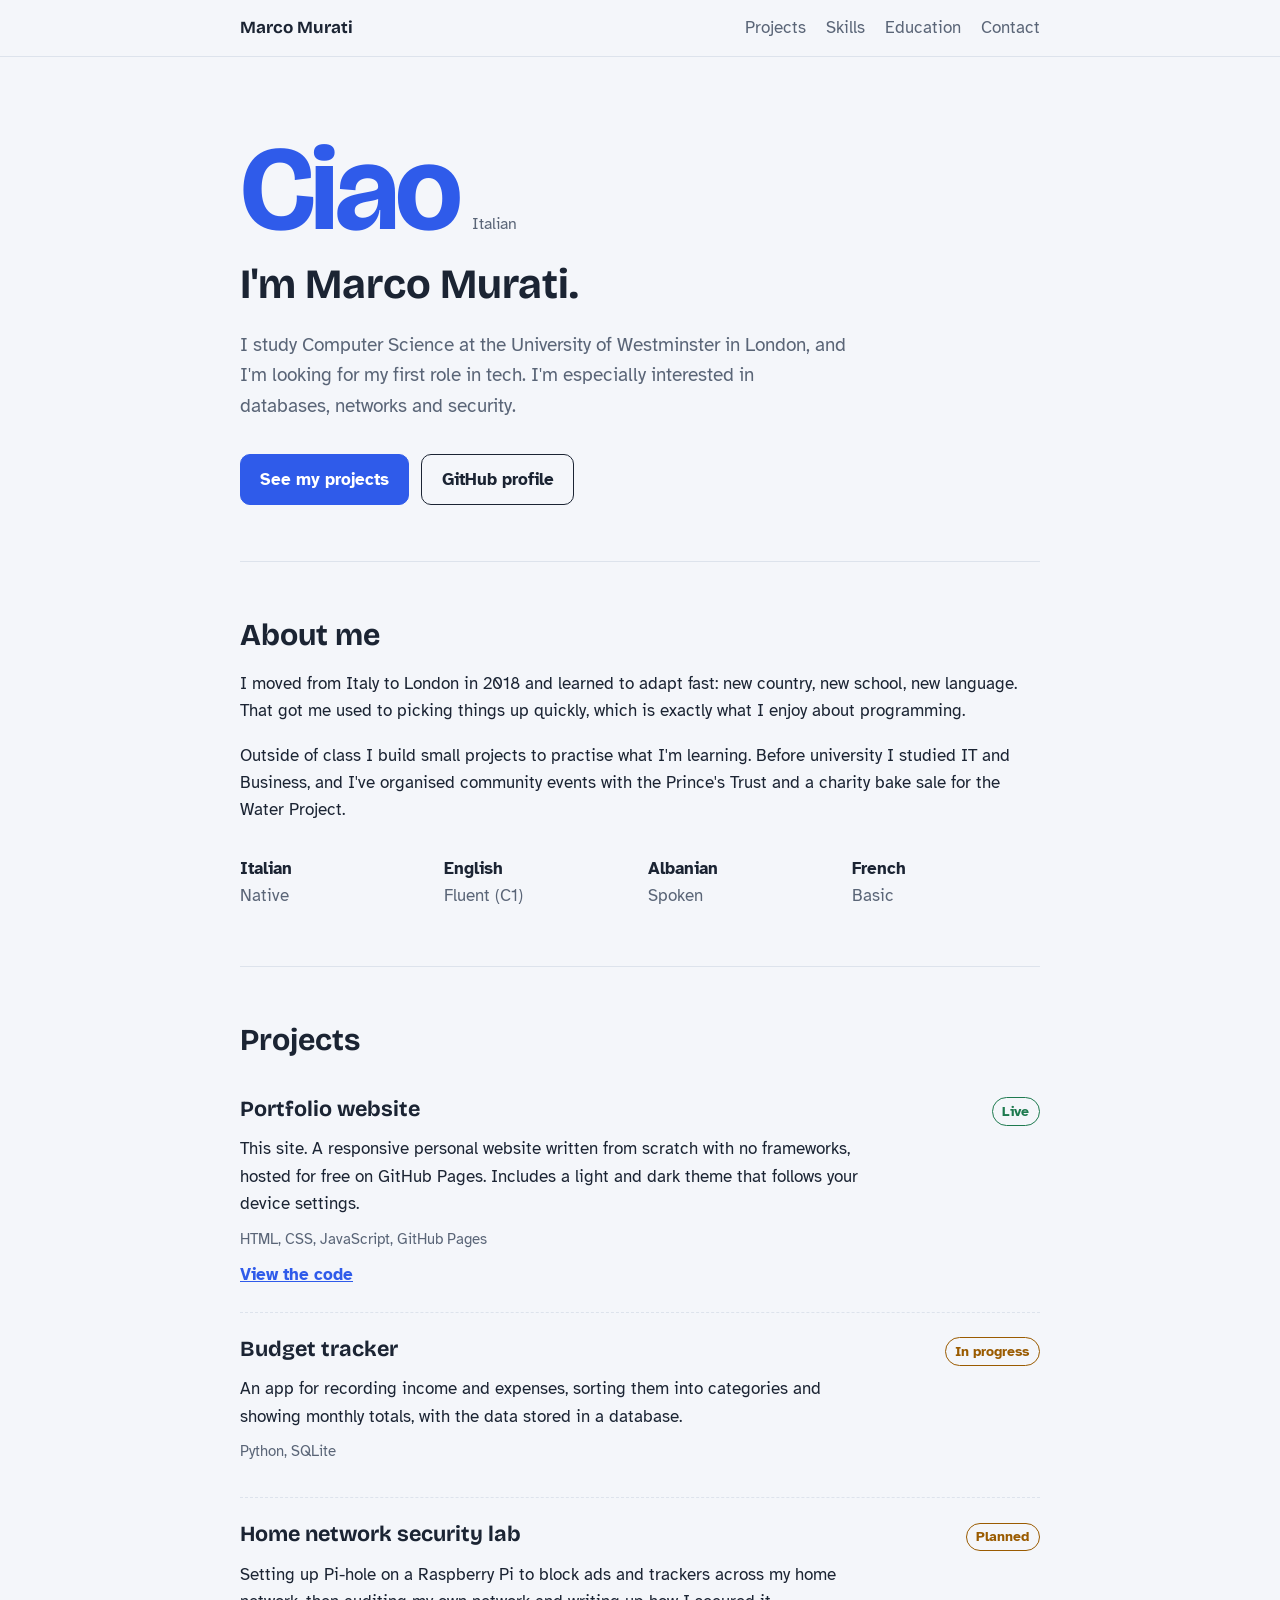
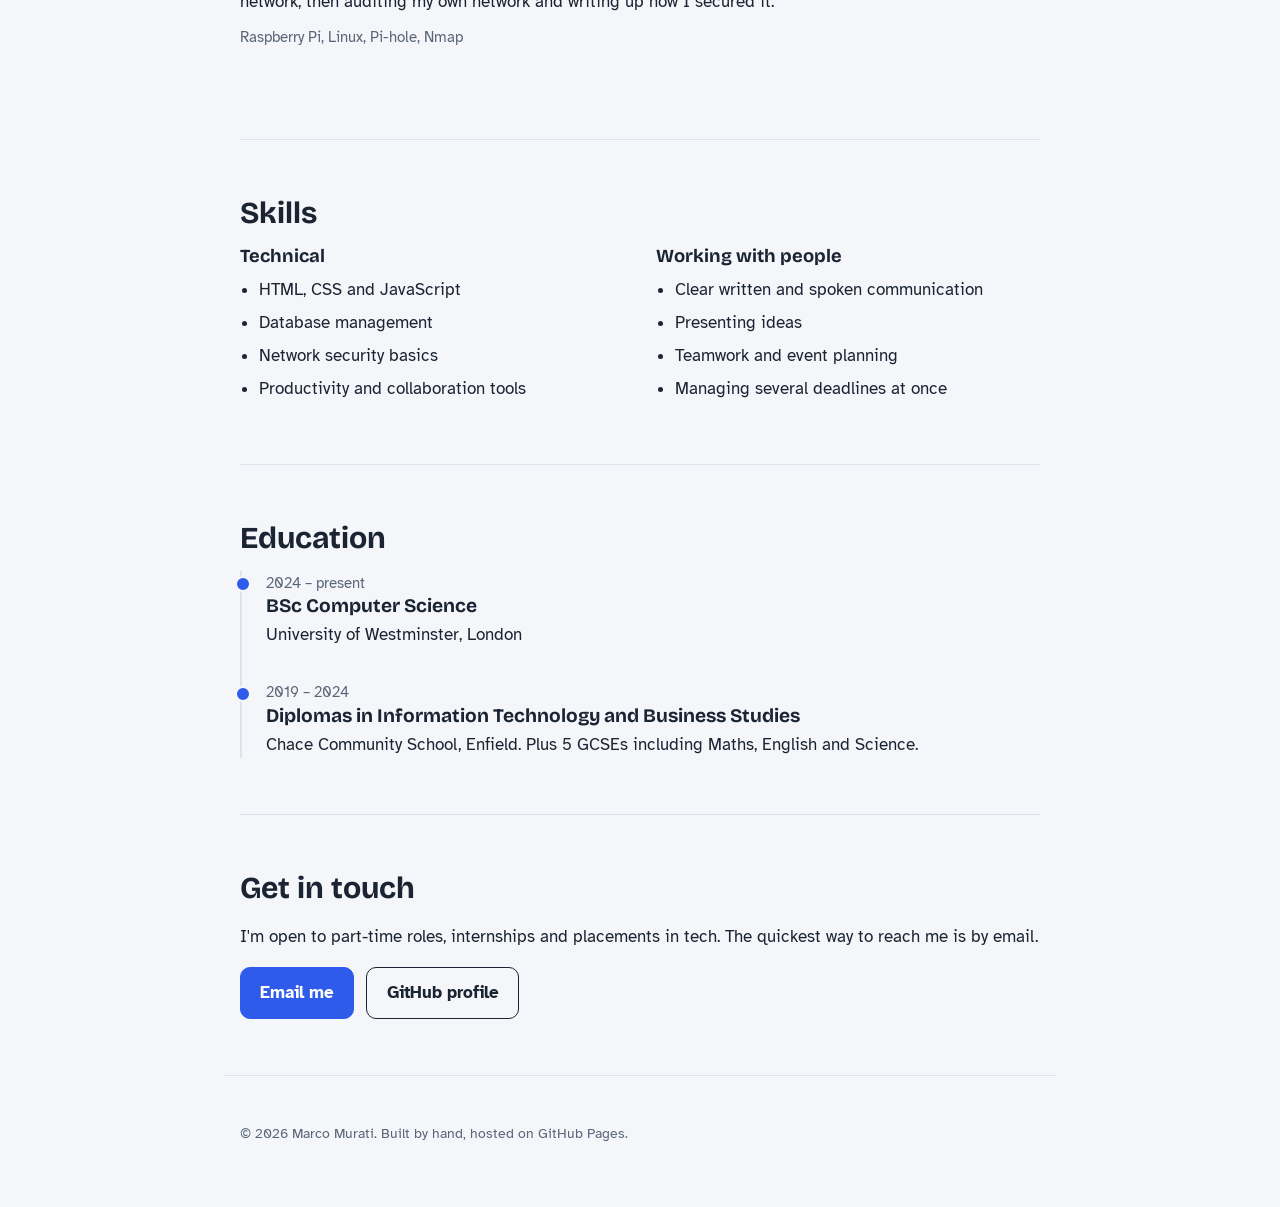
<file: index_1.html>
<!DOCTYPE html>
<!--
  index.html: the main page of your portfolio.
  GitHub Pages automatically shows the file called "index.html" as your home page.
  HTML describes WHAT is on the page (text, links, sections).
  The look comes from style.css, and the small bits of behaviour come from script.js.
-->
<html lang="en">
<head>
  <!-- Character set, so accented letters (e.g. "Përshëndetje") display correctly -->
  <meta charset="UTF-8">
  <!-- Makes the page scale properly on phones -->
  <meta name="viewport" content="width=device-width, initial-scale=1.0">
  <title>Marco Murati | Computer Science Student</title>
  <!-- The description is what Google shows under your page title in search results -->
  <meta name="description" content="Portfolio of Marco Murati, Computer Science student at the University of Westminster, London.">

  <!-- Fonts from Google Fonts: one for headings, one for body text -->
  <link rel="preconnect" href="https://fonts.googleapis.com">
  <link rel="preconnect" href="https://fonts.gstatic.com" crossorigin>
  <link href="https://fonts.googleapis.com/css2?family=Atkinson+Hyperlegible:wght@400;700&family=Bricolage+Grotesque:opsz,wght@12..96,500;12..96,700&display=swap" rel="stylesheet">

  <!-- Link to your stylesheet -->
  <link rel="stylesheet" href="style.css">
</head>
<body>

  <!-- ===== NAVIGATION BAR ===== -->
  <header class="site-header">
    <nav class="nav" aria-label="Main">
      <a href="#top" class="nav-name">Marco Murati</a>
      <ul class="nav-links">
        <li><a href="#projects">Projects</a></li>
        <li><a href="#skills">Skills</a></li>
        <li><a href="#education">Education</a></li>
        <li><a href="#contact">Contact</a></li>
      </ul>
    </nav>
  </header>

  <main id="top">

    <!-- ===== HERO (the first thing visitors see) =====
         The greeting changes between the four languages you speak.
         script.js does the switching; the first word is shown even if JavaScript is off. -->
    <section class="hero">
      <p class="greeting" aria-hidden="true">
        <span id="greeting-word">Ciao</span><span class="greeting-lang" id="greeting-lang">Italian</span>
      </p>
      <h1>I'm Marco Murati.</h1>
      <p class="intro">
        I study Computer Science at the University of Westminster in London,
        and I'm looking for my first role in tech. I'm especially interested in
        databases, networks and security.
      </p>
      <div class="hero-actions">
        <a class="button button-primary" href="#projects">See my projects</a>
        <!-- CHANGE THIS: replace YOUR-USERNAME with your GitHub username -->
        <a class="button" href="https://github.com/YOUR-USERNAME" target="_blank" rel="noopener">GitHub profile</a>
      </div>
    </section>

    <!-- ===== ABOUT ===== -->
    <section class="section" id="about">
      <h2>About me</h2>
      <p>
        I moved from Italy to London in 2018 and learned to adapt fast: new country,
        new school, new language. That got me used to picking things up quickly,
        which is exactly what I enjoy about programming.
      </p>
      <p>
        Outside of class I build small projects to practise what I'm learning.
        Before university I studied IT and Business, and I've organised community
        events with the Prince's Trust and a charity bake sale for the Water Project.
      </p>
      <!-- A definition list (dl) is good for label + value pairs like this -->
      <dl class="languages">
        <div><dt>Italian</dt><dd>Native</dd></div>
        <div><dt>English</dt><dd>Fluent (C1)</dd></div>
        <div><dt>Albanian</dt><dd>Spoken</dd></div>
        <div><dt>French</dt><dd>Basic</dd></div>
      </dl>
    </section>

    <!-- ===== PROJECTS =====
         Each project is an <article>. To add a new one, copy a whole <article> block,
         paste it below, and change the text and links. -->
    <section class="section" id="projects">
      <h2>Projects</h2>

      <article class="project">
        <div class="project-head">
          <h3>Portfolio website</h3>
          <span class="status status-done">Live</span>
        </div>
        <p>
          This site. A responsive personal website written from scratch with no
          frameworks, hosted for free on GitHub Pages. Includes a light and dark
          theme that follows your device settings.
        </p>
        <p class="tools">HTML, CSS, JavaScript, GitHub Pages</p>
        <!-- CHANGE THIS: replace YOUR-USERNAME -->
        <a class="project-link" href="https://github.com/YOUR-USERNAME/YOUR-USERNAME.github.io" target="_blank" rel="noopener">View the code</a>
      </article>

      <article class="project">
        <div class="project-head">
          <h3>Budget tracker</h3>
          <span class="status status-soon">In progress</span>
        </div>
        <p>
          An app for recording income and expenses, sorting them into categories
          and showing monthly totals, with the data stored in a database.
        </p>
        <p class="tools">Python, SQLite</p>
      </article>

      <article class="project">
        <div class="project-head">
          <h3>Home network security lab</h3>
          <span class="status status-soon">Planned</span>
        </div>
        <p>
          Setting up Pi-hole on a Raspberry Pi to block ads and trackers across my
          home network, then auditing my own network and writing up how I secured it.
        </p>
        <p class="tools">Raspberry Pi, Linux, Pi-hole, Nmap</p>
      </article>
    </section>

    <!-- ===== SKILLS ===== -->
    <section class="section" id="skills">
      <h2>Skills</h2>
      <div class="skill-groups">
        <div>
          <h3>Technical</h3>
          <ul>
            <li>HTML, CSS and JavaScript</li>
            <li>Database management</li>
            <li>Network security basics</li>
            <li>Productivity and collaboration tools</li>
          </ul>
        </div>
        <div>
          <h3>Working with people</h3>
          <ul>
            <li>Clear written and spoken communication</li>
            <li>Presenting ideas</li>
            <li>Teamwork and event planning</li>
            <li>Managing several deadlines at once</li>
          </ul>
        </div>
      </div>
    </section>

    <!-- ===== EDUCATION =====
         This is in date order, newest first, so a timeline makes sense here. -->
    <section class="section" id="education">
      <h2>Education</h2>
      <ol class="timeline">
        <li>
          <p class="when">2024 – present</p>
          <h3>BSc Computer Science</h3>
          <p>University of Westminster, London</p>
        </li>
        <li>
          <p class="when">2019 – 2024</p>
          <h3>Diplomas in Information Technology and Business Studies</h3>
          <p>Chace Community School, Enfield. Plus 5 GCSEs including Maths, English and Science.</p>
        </li>
      </ol>
    </section>

    <!-- ===== CONTACT =====
         Your phone number is deliberately NOT here: this page is public,
         so keep your phone number for your CV only. -->
    <section class="section" id="contact">
      <h2>Get in touch</h2>
      <p>I'm open to part-time roles, internships and placements in tech. The quickest way to reach me is by email.</p>
      <div class="hero-actions">
        <a class="button button-primary" href="mailto:marcomurati05@gmail.com">Email me</a>
        <!-- CHANGE THIS: replace YOUR-USERNAME -->
        <a class="button" href="https://github.com/YOUR-USERNAME" target="_blank" rel="noopener">GitHub profile</a>
      </div>
    </section>

  </main>

  <footer class="site-footer">
    <!-- script.js fills in the current year automatically -->
    <p>&copy; <span id="year">2026</span> Marco Murati. Built by hand, hosted on GitHub Pages.</p>
  </footer>

  <!-- Load the JavaScript at the end so the page content appears first -->
  <script src="script.js"></script>
</body>
</html>
</file>
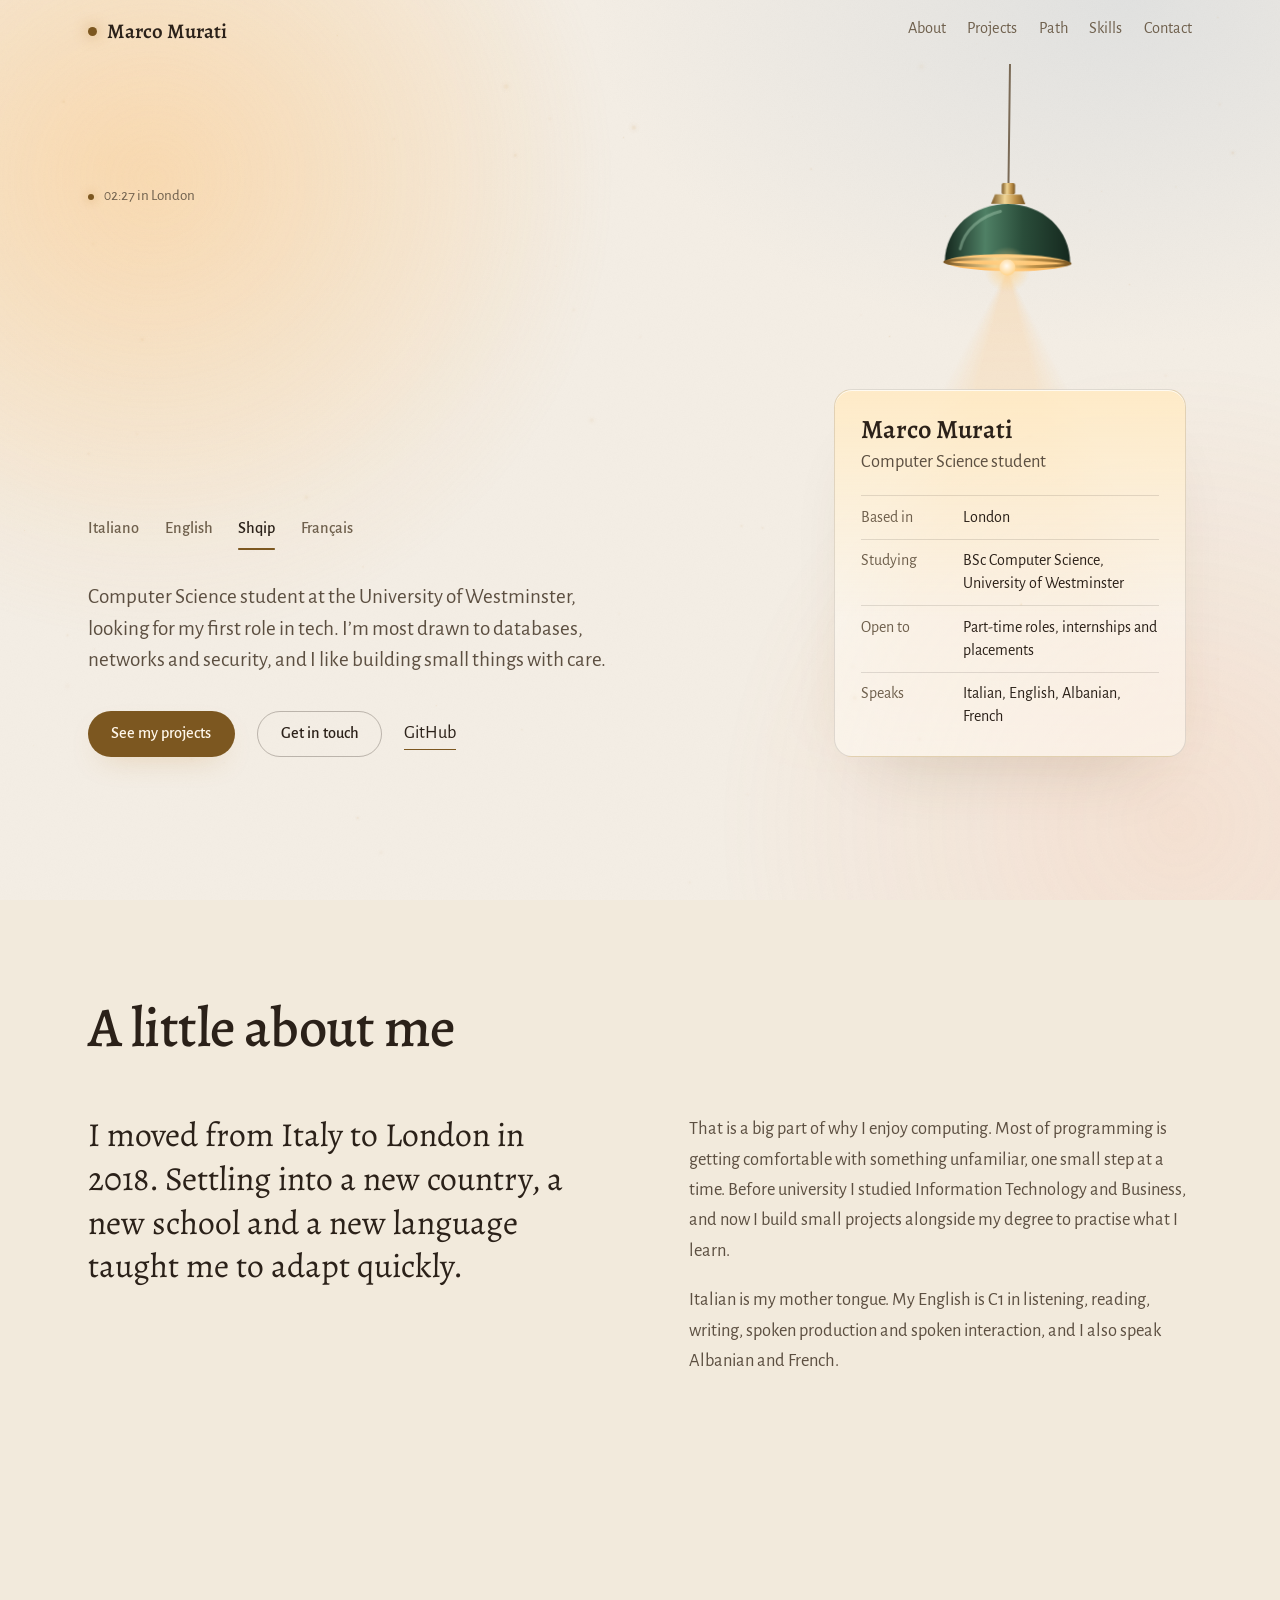
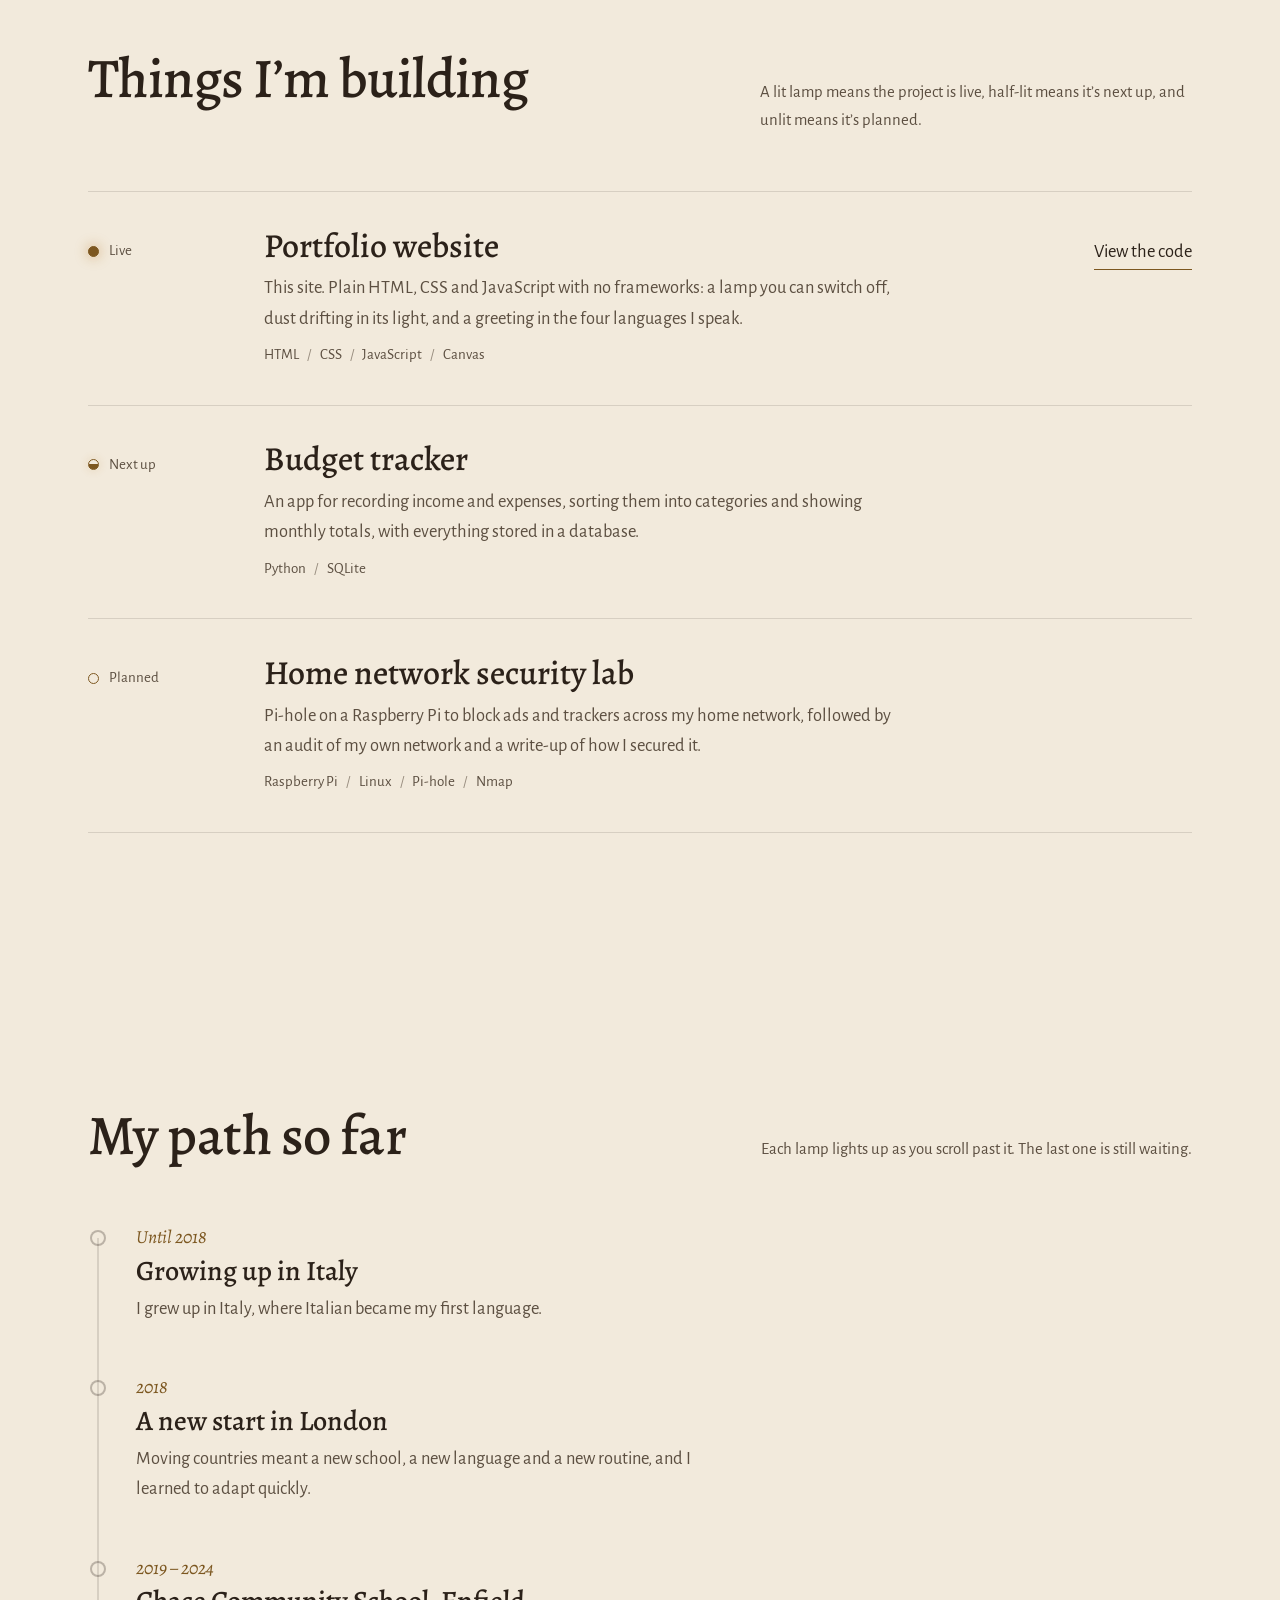
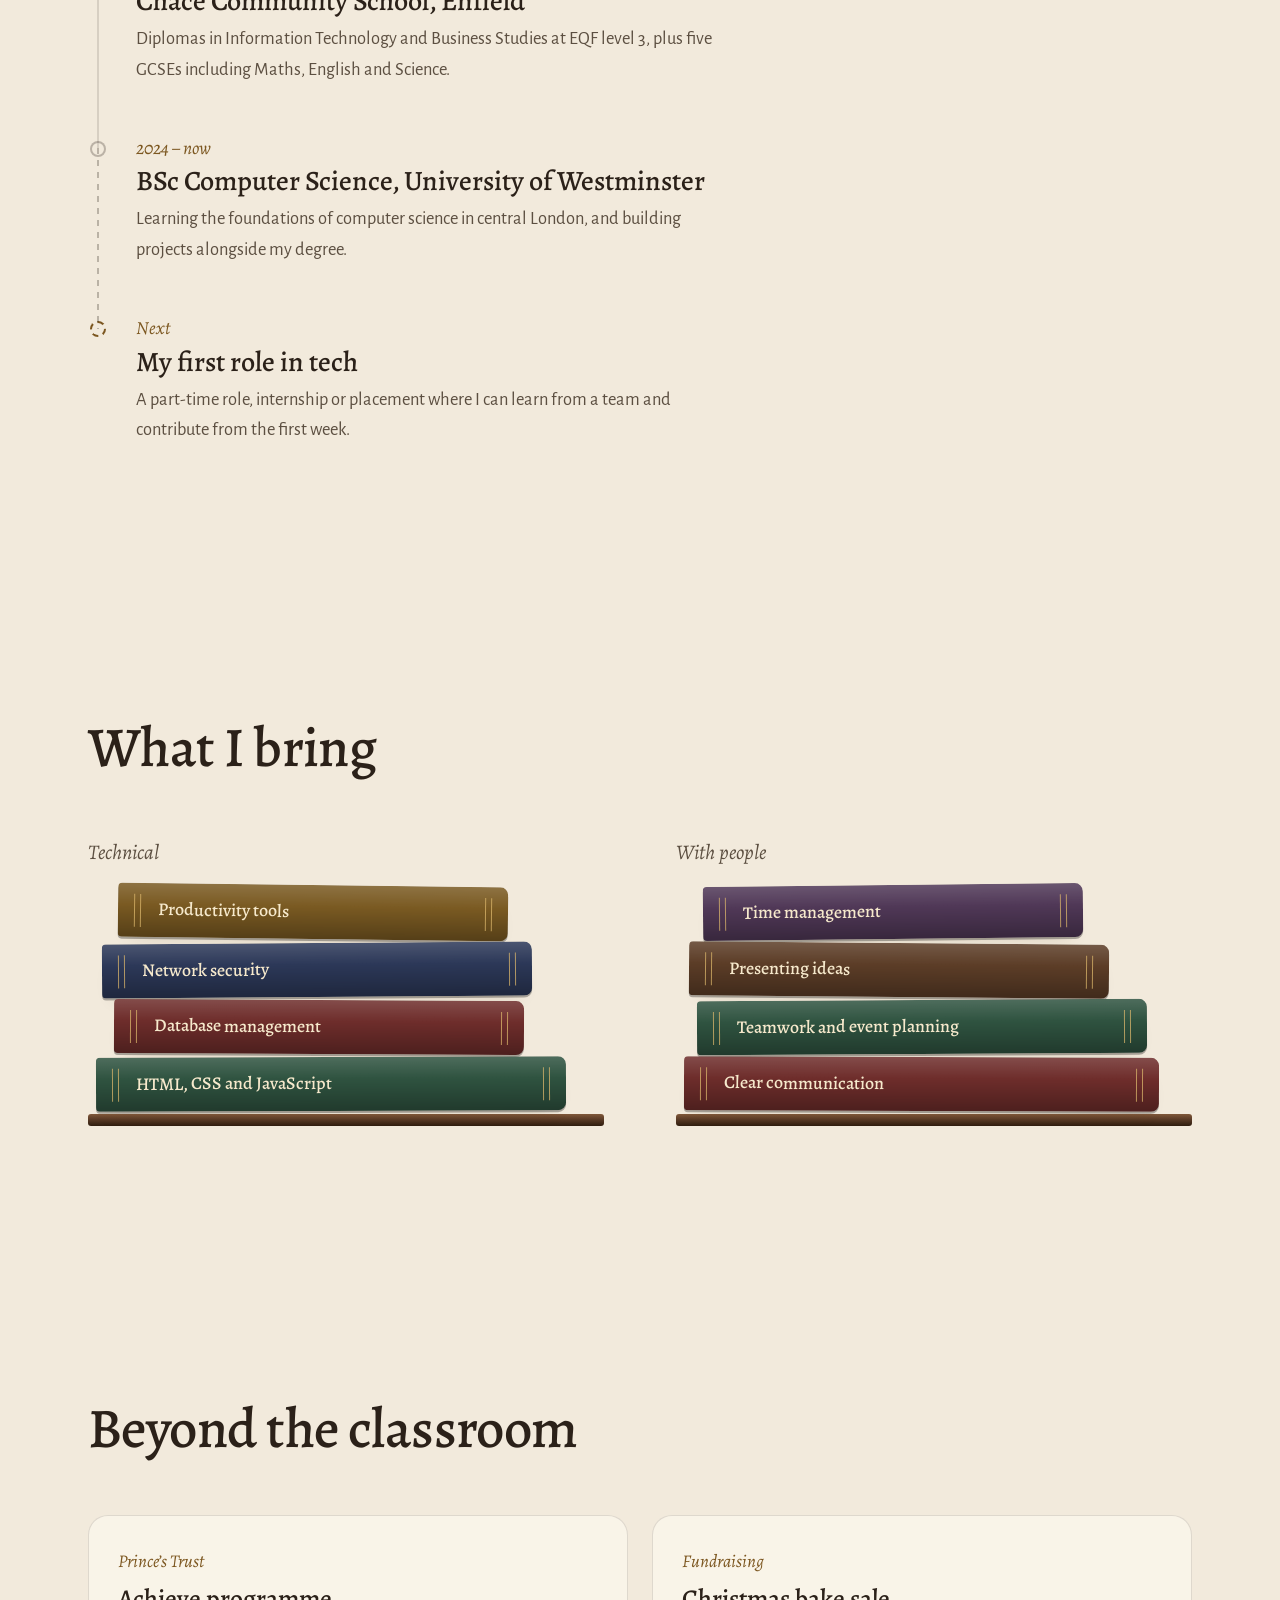
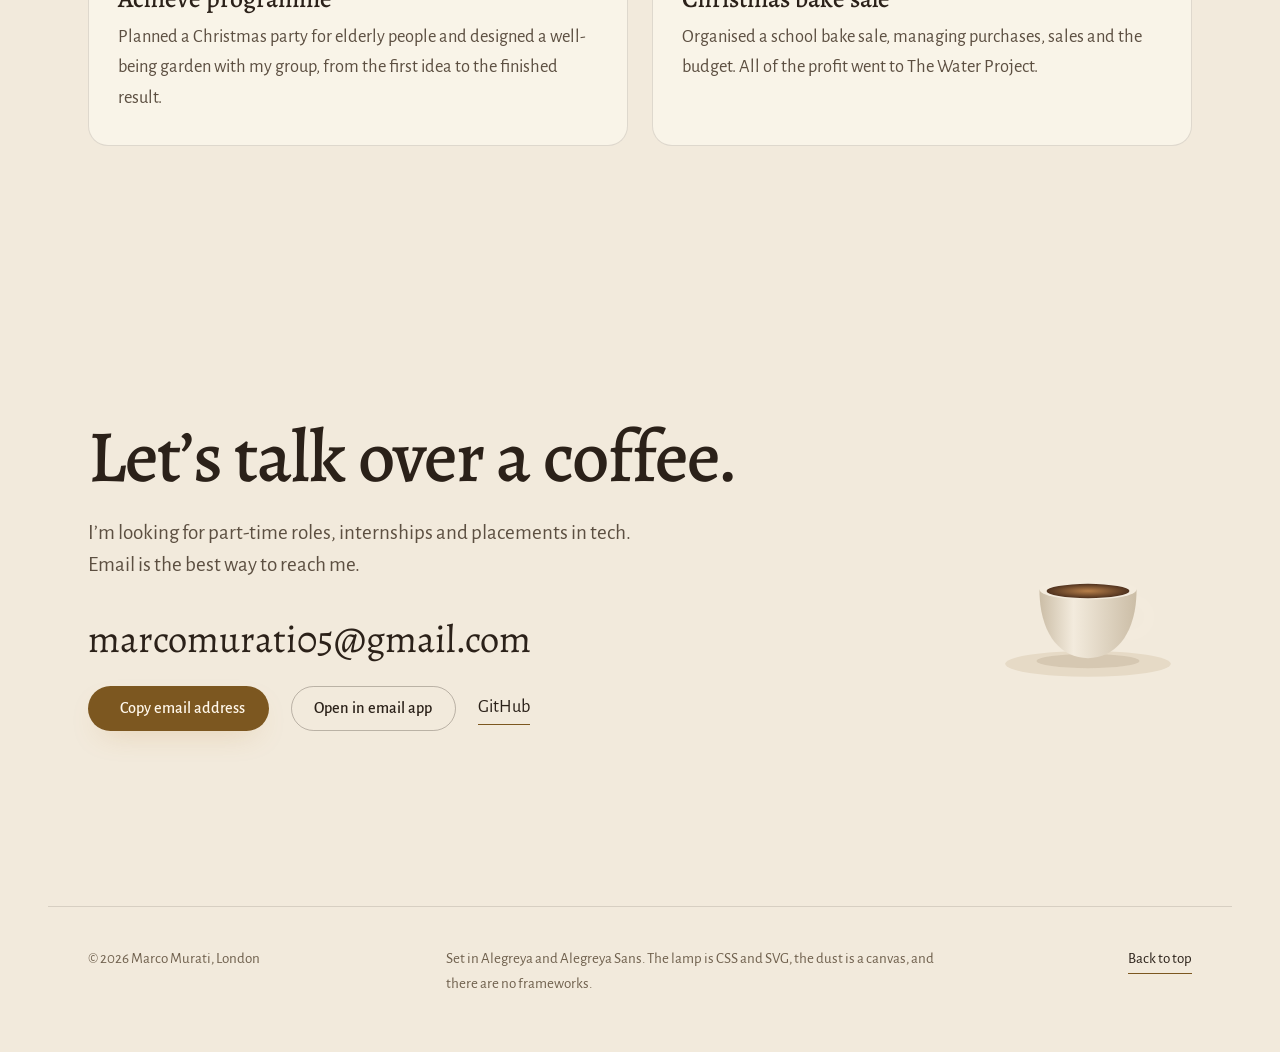
<file: Marco Murati.html>
<!doctype html><html><head><meta charset=utf8><meta name=viewport content="width=device-width,initial-scale=1,viewport-fit=cover"><style>:root{color-scheme:light;box-sizing:border-box;padding-top:env(safe-area-inset-top,0px);padding-bottom:env(safe-area-inset-bottom,0px)}html{scroll-padding-top:env(safe-area-inset-top,0px)}body{margin:0;padding:0;font:14px -apple-system,BlinkMacSystemFont,sans-serif;background:#fff;color:#000}img{max-width:100%}[hidden]:not([hidden=until-found i]){display:none!important}</style></head><body>
<title>Marco Murati</title>
<meta name="claude:viewport-fit-sides" content="cover">
<meta name="description" content="Marco Murati, Computer Science student at the University of Westminster, London.">
<link rel="preconnect" href="https://fonts.googleapis.com">
<link rel="preconnect" href="https://fonts.gstatic.com" crossorigin>
<link href="https://fonts.googleapis.com/css2?family=Alegreya:ital,wght@0,400..800;1,400..800&family=Alegreya+Sans:ital,wght@0,400;0,500;0,700;1,400&display=swap" rel="stylesheet">
<script>document.documentElement.classList.add("js");</script>
<style>
/* Concept: an evening study in London. A hanging lamp lights the page, dust drifts in its beam,
   and the room deepens from dusk to evening as you scroll. Dark theme is the evening, light theme the morning.
   Layout: one generous left-aligned column; the hero pairs a large greeting with the lamp and a name card. */
:root {
  --bg: #16110e;
  --sky-a-base: #17141a;
  --sky-a-1: rgba(118, 138, 190, 0.12);
  --sky-a-2: rgba(255, 170, 90, 0.10);
  --sky-b-base: #1b130e;
  --sky-b-1: rgba(255, 155, 75, 0.14);
  --sky-b-2: rgba(70, 125, 95, 0.11);
  --glow-1: rgba(255, 172, 92, 0.15);
  --glow-2: rgba(255, 120, 72, 0.08);
  --grain: 0.07;

  --ink: #f2e8d8;
  --ink-soft: #cdbda5;
  --ink-faint: #9d8d77;
  --rule: rgba(242, 232, 216, 0.12);
  --rule-strong: rgba(242, 232, 216, 0.26);
  --brass: #dcb672;
  --brass-ink: #20170f;
  --brass-glow: rgba(232, 180, 100, 0.45);
  --brass-glow-soft: rgba(232, 180, 100, 0.18);
  --surface: rgba(255, 236, 210, 0.045);
  --card-lit: rgba(255, 200, 130, 0.13);
  --card-edge: rgba(255, 226, 180, 0.2);
  --spot: rgba(255, 196, 120, 0.10);
  --header-bg: rgba(22, 17, 14, 0.74);
  --beam: rgba(255, 196, 120, 0.2);
  --text-glow: rgba(255, 186, 104, 0.22);
  --mote: #ffd6a0;
  --mote-strength: 1;
  --shadow: rgba(0, 0, 0, 0.45);
  --cord-color: #7a6752;
  --steam: rgba(242, 232, 216, 0.34);

  /* Objects in the room look the same morning and evening */
  --enamel-1: #4f8065;
  --enamel-2: #2a4d3a;
  --enamel-3: #15281e;
  --enamel-hi: #a3c7ae;
  --metal-1: #f0d595;
  --metal-2: #c0934a;
  --metal-3: #7a5622;
  --bulb-1: #fffaf0;
  --bulb-2: #ffd38a;
  --glow-in: #ffb95e;
  --book-hi: rgba(255, 255, 255, 0.15);
  --book-lo: rgba(0, 0, 0, 0.3);
  --book-ink: #f6e9cc;
  --gilt: #dcb76c;
  --book-green: #2f5340;
  --book-oxblood: #6e2d2b;
  --book-navy: #2c3858;
  --book-ochre: #7a5a22;
  --book-plum: #503857;
  --book-walnut: #5c3d27;
  --plank: #5a3b26;
  --plank-hi: #80583a;
  --plank-lo: #2f1d0e;
  --cup: #f3ebdd;
  --cup-shade: #cbbda6;
  --saucer: #e6dac6;
  --coffee: #3a2215;
  --crema: #b8804a;

  --serif: "Alegreya", "Iowan Old Style", "Palatino Linotype", Palatino, Georgia, serif;
  --sans: "Alegreya Sans", "Gill Sans", "Segoe UI", system-ui, -apple-system, sans-serif;
  --step--1: 0.94rem;
  --step-0: 1.15rem;
  --step-1: 1.32rem;
  --page: 74rem;
  --ease: cubic-bezier(0.2, 0.75, 0.1, 1);
  color-scheme: dark;
}
@media (prefers-color-scheme: light) {
  :root:not([data-theme="dark"]) {
    --bg: #f2eadc;
    --sky-a-base: #f4eee5;
    --sky-a-1: rgba(150, 176, 205, 0.2);
    --sky-a-2: rgba(255, 206, 140, 0.32);
    --sky-b-base: #f1e3ca;
    --sky-b-1: rgba(255, 172, 92, 0.24);
    --sky-b-2: rgba(120, 165, 125, 0.14);
    --glow-1: rgba(255, 196, 120, 0.3);
    --glow-2: rgba(255, 150, 100, 0.14);
    --grain: 0.05;
    --ink: #2b2119;
    --ink-soft: #5c4f41;
    --ink-faint: #6f604d;
    --rule: rgba(43, 33, 25, 0.13);
    --rule-strong: rgba(43, 33, 25, 0.28);
    --brass: #7c5720;
    --brass-ink: #fff7ea;
    --brass-glow: rgba(190, 130, 50, 0.35);
    --brass-glow-soft: rgba(190, 130, 50, 0.16);
    --surface: rgba(255, 251, 243, 0.55);
    --card-lit: rgba(255, 234, 196, 0.9);
    --card-edge: rgba(255, 255, 255, 0.75);
    --spot: rgba(255, 190, 110, 0.18);
    --header-bg: rgba(242, 234, 220, 0.8);
    --beam: rgba(255, 184, 96, 0.22);
    --text-glow: transparent;
    --mote: #c4893a;
    --mote-strength: 0.55;
    --shadow: rgba(90, 60, 25, 0.2);
    --cord-color: #7a6a56;
    --steam: rgba(43, 33, 25, 0.28);
    color-scheme: light;
  }
}
:root[data-theme="light"] {
  --bg: #f2eadc;
  --sky-a-base: #f4eee5;
  --sky-a-1: rgba(150, 176, 205, 0.2);
  --sky-a-2: rgba(255, 206, 140, 0.32);
  --sky-b-base: #f1e3ca;
  --sky-b-1: rgba(255, 172, 92, 0.24);
  --sky-b-2: rgba(120, 165, 125, 0.14);
  --glow-1: rgba(255, 196, 120, 0.3);
  --glow-2: rgba(255, 150, 100, 0.14);
  --grain: 0.05;
  --ink: #2b2119;
  --ink-soft: #5c4f41;
  --ink-faint: #6f604d;
  --rule: rgba(43, 33, 25, 0.13);
  --rule-strong: rgba(43, 33, 25, 0.28);
  --brass: #7c5720;
  --brass-ink: #fff7ea;
  --brass-glow: rgba(190, 130, 50, 0.35);
  --brass-glow-soft: rgba(190, 130, 50, 0.16);
  --surface: rgba(255, 251, 243, 0.55);
  --card-lit: rgba(255, 234, 196, 0.9);
  --card-edge: rgba(255, 255, 255, 0.75);
  --spot: rgba(255, 190, 110, 0.18);
  --header-bg: rgba(242, 234, 220, 0.8);
  --beam: rgba(255, 184, 96, 0.22);
  --text-glow: transparent;
  --mote: #c4893a;
  --mote-strength: 0.55;
  --shadow: rgba(90, 60, 25, 0.2);
  --cord-color: #7a6a56;
  --steam: rgba(43, 33, 25, 0.28);
  color-scheme: light;
}

/* ---------- Basics ---------- */
* { box-sizing: border-box; }
html { scroll-behavior: smooth; }
body {
  background: var(--bg);
  color: var(--ink);
  font-family: var(--sans);
  font-size: var(--step-0);
  line-height: 1.65;
  -webkit-font-smoothing: antialiased;
  text-rendering: optimizeLegibility;
}
::selection { background: var(--brass); color: var(--brass-ink); }
h1, h2, h3 { margin: 0; font-family: var(--serif); font-weight: 500; line-height: 1.1; text-wrap: balance; }
p { margin: 0; }
a { color: inherit; }
a:focus-visible, button:focus-visible { outline: 2px solid var(--brass); outline-offset: 4px; border-radius: 6px; }
.sr-only { position: absolute; width: 1px; height: 1px; padding: 0; margin: -1px; overflow: hidden; clip: rect(0 0 0 0); white-space: nowrap; border: 0; }

.site { position: relative; overflow-x: clip; }
.wrap {
  width: 100%;
  max-width: var(--page);
  margin-inline: auto;
  padding-left: max(16px, env(safe-area-inset-left, 0px));
  padding-right: max(16px, env(safe-area-inset-right, 0px));
}
@media (min-width: 48rem) {
  .wrap {
    padding-left: max(2.5rem, env(safe-area-inset-left, 0px));
    padding-right: max(2.5rem, env(safe-area-inset-right, 0px));
  }
}

/* ---------- The room: background light, dust and grain ---------- */
.scene { position: fixed; inset: 0; z-index: 0; overflow: hidden; pointer-events: none; contain: strict; }
.sky { position: absolute; inset: 0; }
.sky-a {
  background:
    radial-gradient(60% 55% at 88% 0%, var(--sky-a-1), transparent 70%),
    radial-gradient(55% 60% at 8% 18%, var(--sky-a-2), transparent 70%),
    var(--sky-a-base);
}
.sky-b {
  opacity: 0;
  background:
    radial-gradient(70% 60% at 55% 100%, var(--sky-b-1), transparent 70%),
    radial-gradient(50% 60% at 0% 60%, var(--sky-b-2), transparent 70%),
    var(--sky-b-base);
}
.glow { position: absolute; width: 72vmax; height: 72vmax; border-radius: 50%; transition: opacity 0.8s ease; will-change: transform; }
.glow-1 { left: -24vmax; top: -22vmax; background: radial-gradient(closest-side, var(--glow-1), transparent); animation: drift-a 40s ease-in-out infinite alternate; }
.glow-2 { right: -28vmax; bottom: -30vmax; background: radial-gradient(closest-side, var(--glow-2), transparent); animation: drift-b 52s ease-in-out infinite alternate; }
.site[data-lamp="off"] .glow { opacity: 0.4; }
@keyframes drift-a {
  0% { transform: translate3d(0, 0, 0) scale(1); }
  50% { transform: translate3d(9vmax, 7vmax, 0) scale(1.08); }
  100% { transform: translate3d(4vmax, 16vmax, 0) scale(0.95); }
}
@keyframes drift-b {
  0% { transform: translate3d(0, 0, 0) scale(1); }
  50% { transform: translate3d(-10vmax, -6vmax, 0) scale(1.1); }
  100% { transform: translate3d(-3vmax, -14vmax, 0) scale(0.97); }
}
.motes { position: absolute; inset: 0; width: 100%; height: 100%; }
.grain {
  position: absolute;
  inset: 0;
  opacity: var(--grain);
  background-image: url("data:image/svg+xml,%3Csvg xmlns='http://www.w3.org/2000/svg' width='180' height='180'%3E%3Cfilter id='n'%3E%3CfeTurbulence type='fractalNoise' baseFrequency='0.8' numOctaves='3' stitchTiles='stitch'/%3E%3CfeColorMatrix values='0 0 0 0 0.5 0 0 0 0 0.5 0 0 0 0 0.5 0 0 0 0.7 0'/%3E%3C/filter%3E%3Crect width='100%25' height='100%25' filter='url(%23n)'/%3E%3C/svg%3E");
}

/* ---------- Header ---------- */
.site-header {
  position: sticky;
  top: env(safe-area-inset-top, 0px);
  z-index: 30;
  border-bottom: 1px solid transparent;
  transition: background-color 0.4s ease, border-color 0.4s ease;
}
.site-header.is-scrolled {
  background: var(--header-bg);
  border-bottom-color: var(--rule);
  -webkit-backdrop-filter: blur(14px);
  backdrop-filter: blur(14px);
}
.nav { display: flex; align-items: center; justify-content: space-between; gap: 0.5rem 1.5rem; flex-wrap: wrap; padding-block: 0.9rem; }
.brand { display: inline-flex; align-items: center; gap: 0.65rem; font-family: var(--serif); font-weight: 600; font-size: 1.3rem; color: var(--ink); text-decoration: none; }
.brand-dot {
  width: 9px; height: 9px; border-radius: 50%;
  background: var(--brass);
  box-shadow: 0 0 14px 2px var(--brass-glow);
  transition: background-color 0.4s ease, box-shadow 0.4s ease;
}
.site[data-lamp="off"] .brand-dot { background: transparent; box-shadow: inset 0 0 0 1.5px var(--brass); }
.nav-menu { position: relative; }
.nav-links { display: flex; flex-wrap: wrap; gap: 0.2rem 1.35rem; list-style: none; margin: 0; padding: 0 0 0.4rem; font-size: 1.02rem; }
.nav-links a { color: var(--ink-faint); text-decoration: none; transition: color 0.3s ease; }
.nav-links a:hover, .nav-links a.is-active { color: var(--ink); }
.nav-indicator {
  position: absolute; left: 0; top: 0; height: 2px; width: 0;
  border-radius: 2px;
  background: var(--brass);
  box-shadow: 0 0 10px var(--brass-glow);
  opacity: 0;
  pointer-events: none;
  transition: transform 0.6s var(--ease), width 0.6s var(--ease), opacity 0.35s ease;
}
.progress {
  position: absolute; left: 0; right: 0; bottom: -1px; height: 2px;
  transform-origin: 0 50%;
  transform: scaleX(0);
  background: linear-gradient(90deg, transparent, var(--brass));
  pointer-events: none;
}

/* ---------- Buttons and links ---------- */
.btn {
  display: inline-flex; align-items: center; gap: 0.55rem;
  padding: 0.8rem 1.4rem;
  border-radius: 999px;
  border: 1px solid transparent;
  font: 500 1.02rem/1.1 var(--sans);
  text-decoration: none;
  cursor: pointer;
  transition: transform 0.3s var(--ease), box-shadow 0.4s ease, background-color 0.35s ease, color 0.35s ease, border-color 0.35s ease;
}
.btn-primary { background: var(--brass); color: var(--brass-ink); box-shadow: 0 12px 30px -14px var(--brass-glow); }
.btn-primary:hover { transform: translateY(-2px); box-shadow: 0 18px 38px -14px var(--brass-glow); }
.btn-ghost { background: transparent; color: var(--ink); border-color: var(--rule-strong); }
.btn-ghost:hover { border-color: var(--brass); color: var(--brass); transform: translateY(-2px); }
.text-link {
  color: var(--ink);
  text-decoration: none;
  padding-bottom: 2px;
  background: linear-gradient(var(--brass), var(--brass)) 0 100% / 100% 1px no-repeat;
  transition: color 0.3s ease, background-size 0.3s ease;
}
.text-link:hover { color: var(--brass); background-size: 100% 2px; }

/* ---------- Hero ---------- */
main, .site-footer { position: relative; z-index: 1; }
.hero { position: relative; display: grid; grid-template-columns: minmax(0, 1fr); padding-bottom: clamp(4rem, 9vw, 6.5rem); }
.hero-main { position: relative; z-index: 1; min-width: 0; display: grid; padding-top: 6.5rem; pointer-events: none; }
.hero-main > * { pointer-events: auto; }
.clock { justify-self: start; display: inline-flex; align-items: center; gap: 0.6rem; margin-bottom: 1.3rem; font-size: var(--step--1); color: var(--ink-faint); font-variant-numeric: tabular-nums; }
.clock::before { content: ""; width: 6px; height: 6px; border-radius: 50%; background: var(--brass); box-shadow: 0 0 10px 1px var(--brass-glow); }
.greeting { font-weight: 500; }
.greet {
  display: block;
  font-size: min(6.5rem, 12.5vw);
  line-height: 1.04;
  letter-spacing: -0.015em;
  color: var(--ink);
  text-shadow: 0 0 0.6em var(--text-glow);
}
.greet-line { display: block; overflow: hidden; padding: 0.08em 0.1em 0.18em 0; margin-bottom: -0.2em; }
.greet-text { display: inline-block; white-space: nowrap; }
.ch {
  display: inline-block;
  transition:
    transform 0.9s var(--ease) calc(var(--base, 0ms) + var(--i, 0) * 26ms),
    opacity 0.7s ease calc(var(--base, 0ms) + var(--i, 0) * 26ms);
}
.greet.is-pre .ch { transform: translateY(115%); opacity: 0; transition: none; }
.greet.is-out .ch {
  transform: translateY(-115%);
  opacity: 0;
  transition:
    transform 0.5s cubic-bezier(0.55, 0, 0.8, 0.2) calc(var(--i, 0) * 14ms),
    opacity 0.4s ease calc(var(--i, 0) * 14ms);
}
html.js .greet { visibility: hidden; animation: show-anyway 0s 2.5s forwards; }
html.js .greet.is-built { visibility: visible; animation: none; }
@keyframes show-anyway { to { visibility: visible; } }
.greet-measure { position: absolute; left: -9999px; top: 0; visibility: hidden; white-space: nowrap; font-family: var(--serif); font-weight: 500; letter-spacing: -0.015em; font-size: 100px; line-height: 1; pointer-events: none; }

.switcher { position: relative; justify-self: start; display: flex; flex-wrap: wrap; gap: 0.3rem 1.6rem; margin-top: 1.5rem; padding-bottom: 0.6rem; }
.switch {
  appearance: none; background: none; border: 0; padding: 0.2rem 0; margin: 0;
  font: 500 1.02rem/1.3 var(--sans);
  color: var(--ink-faint);
  cursor: pointer;
  transition: color 0.3s ease;
}
.switch:hover, .switch.is-active { color: var(--ink); }
.switch-track {
  position: absolute; left: 0; top: 0; height: 2px; width: 0;
  border-radius: 2px;
  overflow: hidden;
  background: var(--rule-strong);
  transition: transform 0.6s var(--ease), width 0.6s var(--ease);
}
.switch-fill { position: absolute; inset: 0; background: var(--brass); transform-origin: 0 50%; }
.switch-fill.run { animation: fill-line var(--cycle, 4.4s) linear forwards; }
.switcher.paused .switch-fill.run { animation-play-state: paused; }
@keyframes fill-line { from { transform: scaleX(0); } to { transform: scaleX(1); } }

.intro { margin-top: 1.8rem; max-width: 33rem; font-size: var(--step-1); line-height: 1.5; color: var(--ink-soft); }
.hero-actions { justify-self: start; display: flex; flex-wrap: wrap; align-items: center; gap: 0.85rem 1.4rem; margin-top: 2.2rem; }

/* The hanging lamp */
.hero-aside { display: contents; }
.pendant {
  --shade-w: 4.6rem;
  --cord-len: 1.6rem;
  --beam-w: 21rem;
  --beam-h: 25rem;
  position: absolute;
  top: 0;
  right: calc(max(16px, env(safe-area-inset-right, 0px)) + 0.25rem);
  z-index: 0;
  width: var(--shade-w);
  transform-origin: 50% 0;
  will-change: transform;
}
.pendant-drop { position: relative; }
.cord { display: block; width: 2px; height: var(--cord-len); margin-inline: auto; background: var(--cord-color); }
.shade-btn {
  display: block;
  width: var(--shade-w);
  margin: -1px auto 0;
  padding: 0;
  border: 0;
  background: none;
  cursor: pointer;
  border-radius: 50% 50% 16px 16px / 70% 70% 16px 16px;
  -webkit-tap-highlight-color: transparent;
}
.shade { display: block; width: 100%; height: auto; overflow: visible; }
.lamp-inner, .lamp-bulb, .lamp-halo { transition: opacity 0.25s ease; }
.site[data-lamp="off"] .lamp-inner { opacity: 0.12; }
.site[data-lamp="off"] .lamp-bulb { opacity: 0.35; }
.site[data-lamp="off"] .lamp-halo { opacity: 0; }
.beam {
  position: absolute;
  left: 50%;
  top: calc(var(--cord-len) + var(--shade-w) * 0.56);
  width: var(--beam-w);
  height: var(--beam-h);
  margin-left: calc(var(--beam-w) / -2);
  z-index: -1;
  pointer-events: none;
  background: conic-gradient(from 152deg at 50% 0%, transparent 0deg, var(--beam) 14deg, var(--beam) 42deg, transparent 56deg);
  -webkit-mask-image: linear-gradient(to bottom, #000 0%, rgba(0, 0, 0, 0.55) 48%, transparent 100%);
  mask-image: linear-gradient(to bottom, #000 0%, rgba(0, 0, 0, 0.55) 48%, transparent 100%);
  transition: opacity 0.25s ease;
}
.site[data-lamp="off"] .beam { opacity: 0; }

/* Name card under the lamp */
.namecard {
  position: relative;
  z-index: 1;
  width: 100%;
  max-width: 22rem;
  margin-top: 3rem;
  padding: 1.5rem 1.6rem 1.1rem;
  border-radius: 18px;
  border: 1px solid var(--rule);
  background: linear-gradient(180deg, var(--card-lit), var(--surface) 62%);
  box-shadow: inset 0 1px 0 var(--card-edge), 0 40px 70px -40px var(--shadow);
}
.site[data-lamp="off"] .namecard { --card-lit: var(--surface); --card-edge: var(--rule); }
.nc-name { font-family: var(--serif); font-size: 1.65rem; font-weight: 600; line-height: 1.15; }
.nc-role { color: var(--ink-soft); margin-top: 0.15rem; }
.nc-list { margin: 1.1rem 0 0; }
.nc-list div { display: grid; grid-template-columns: 5.4rem minmax(0, 1fr); gap: 1rem; padding-block: 0.6rem; border-top: 1px solid var(--rule); font-size: 1rem; line-height: 1.45; }
.nc-list dt { color: var(--ink-faint); }
.nc-list dd { margin: 0; }

@media (min-width: 62rem) {
  .hero { grid-template-columns: minmax(0, 1.3fr) minmax(17rem, 0.7fr); column-gap: clamp(2.5rem, 5vw, 5rem); }
  .hero-main { padding-top: 7.5rem; }
  .hero-aside { display: flex; flex-direction: column; align-items: center; position: relative; z-index: 0; }
  .pendant { position: relative; top: auto; right: auto; --shade-w: 9.5rem; --cord-len: 7.5rem; --beam-w: 36rem; --beam-h: 32rem; }
  .namecard { margin-top: auto; }
}

/* ---------- Sections ---------- */
.section { padding-block: clamp(4.5rem, 11vw, 8.5rem); scroll-margin-top: 6.5rem; }
@media (min-width: 48rem) { .section { scroll-margin-top: 4.5rem; } }
.section-head { display: flex; flex-wrap: wrap; align-items: baseline; justify-content: space-between; gap: 1rem 3rem; margin-bottom: clamp(2.25rem, 5vw, 3.5rem); }
.section-title { font-size: clamp(2.2rem, 5vw, 3.5rem); letter-spacing: -0.01em; }
.section-note { max-width: 27rem; color: var(--ink-soft); font-size: 1.05rem; }

/* About */
.about-grid { display: grid; grid-template-columns: minmax(0, 1fr); gap: 2rem; }
.lead { font-family: var(--serif); font-size: clamp(1.55rem, 2.8vw, 2.1rem); line-height: 1.3; max-width: 30rem; }
.about-body { display: grid; gap: 1.2rem; color: var(--ink-soft); max-width: 36rem; }
@media (min-width: 56rem) { .about-grid { grid-template-columns: minmax(0, 1.05fr) minmax(0, 1fr); gap: 4.5rem; } }

/* Projects */
.projects { list-style: none; margin: 0; padding: 0; }
.projects::after { content: ""; display: block; height: 1px; background: var(--rule); }
.project {
  --bleed: 0.75rem;
  position: relative;
  isolation: isolate;
  display: grid;
  grid-template-columns: minmax(0, 1fr);
  gap: 0.75rem;
  padding: 1.9rem var(--bleed);
  margin-inline: calc(var(--bleed) * -1);
  border-radius: 18px;
}
.project::after { content: ""; position: absolute; top: 0; left: var(--bleed); right: var(--bleed); height: 1px; background: var(--rule); }
.project::before {
  content: "";
  position: absolute;
  inset: 0;
  z-index: -1;
  border-radius: inherit;
  background: radial-gradient(28rem circle at var(--mx, 50%) var(--my, 50%), var(--spot), transparent 65%);
  opacity: 0;
  transition: opacity 0.45s ease;
}
.project:hover::before { opacity: 1; }
.p-status { display: inline-flex; align-items: center; gap: 0.65rem; font-size: var(--step--1); color: var(--ink-soft); white-space: nowrap; }
.p-body { display: grid; gap: 0.55rem; min-width: 0; }
.p-body h3 { font-size: clamp(1.6rem, 3vw, 2.1rem); transition: color 0.35s ease, transform 0.5s var(--ease); }
.project:hover h3 { color: var(--brass); transform: translateX(0.35rem); }
.p-body > p { color: var(--ink-soft); max-width: 40rem; }
.tools { font-size: var(--step--1); color: var(--ink-faint); }
.tools span + span::before { content: "/"; margin: 0 0.55em; opacity: 0.6; }
.p-link { justify-self: start; }
@media (min-width: 52rem) {
  .project { --bleed: 1.5rem; grid-template-columns: 8.5rem minmax(0, 1fr) auto; column-gap: 2.5rem; align-items: start; padding-block: 2.3rem; }
  .p-status { padding-top: 0.7rem; }
  .p-link { padding-top: 0.6rem; }
}
.lampdot { position: relative; flex: none; width: 11px; height: 11px; border-radius: 50%; border: 1.5px solid var(--brass); }
.lampdot.is-lit { background: var(--brass); animation: breathe 3.8s ease-in-out infinite; box-shadow: 0 0 12px 2px var(--brass-glow); }
.lampdot.is-warm { background: linear-gradient(to top, var(--brass) 50%, transparent 50%); box-shadow: 0 0 8px 1px var(--brass-glow-soft); }
@keyframes breathe {
  0%, 100% { box-shadow: 0 0 9px 1px var(--brass-glow); }
  50% { box-shadow: 0 0 18px 5px var(--brass-glow); }
}

/* Path */
.path { position: relative; padding-left: 3rem; max-width: 44rem; }
.path-items { list-style: none; margin: 0; padding: 0; }
.path-track, .path-fill, .path-dash { position: absolute; left: 0.6rem; width: 2px; margin-left: -1px; top: 0; height: 0; pointer-events: none; }
.path-track { background: var(--rule); }
.path-fill { background: var(--brass); transform-origin: 50% 0; transform: scaleY(0); box-shadow: 0 0 12px var(--brass-glow-soft); }
.path-dash { background: repeating-linear-gradient(to bottom, var(--rule-strong) 0 6px, transparent 6px 12px); }
.milestone { position: relative; padding-bottom: 3rem; }
.milestone:last-child { padding-bottom: 0; }
.m-dot {
  position: absolute;
  left: calc(-3rem + 0.6rem - 8px);
  top: 0.5rem;
  width: 16px; height: 16px;
  border-radius: 50%;
  border: 2px solid var(--rule-strong);
  background: var(--bg);
  transition: background-color 0.5s ease, border-color 0.5s ease, box-shadow 0.7s ease;
}
.milestone.is-lit .m-dot { background: var(--brass); border-color: var(--brass); box-shadow: 0 0 0 5px var(--brass-glow-soft), 0 0 22px 4px var(--brass-glow); }
.milestone.is-future .m-dot { border-style: dashed; border-color: var(--brass); animation: waiting 2.8s ease-in-out infinite; }
@keyframes waiting {
  0%, 100% { box-shadow: 0 0 0 0 var(--brass-glow-soft); }
  50% { box-shadow: 0 0 0 7px var(--brass-glow-soft); }
}
.m-when { font-family: var(--serif); font-style: italic; color: var(--brass); font-size: 1.15rem; font-variant-numeric: oldstyle-nums; }
.milestone h3 { font-size: clamp(1.4rem, 2.6vw, 1.75rem); margin-top: 0.2rem; }
.m-text { color: var(--ink-soft); margin-top: 0.45rem; max-width: 36rem; }

/* Skills: two stacks of books */
.shelves { display: grid; grid-template-columns: minmax(0, 1fr); gap: 3.5rem; }
@media (min-width: 52rem) { .shelves { grid-template-columns: repeat(2, minmax(0, 1fr)); gap: 4.5rem; } }
.shelf-label { font-family: var(--serif); font-style: italic; color: var(--ink-soft); font-size: 1.3rem; margin-bottom: 1rem; }
.books { list-style: none; margin: 0; padding: 0 0.5rem; display: grid; gap: 3px; }
.book { width: var(--w, 90%); margin-left: var(--x, 0); transform: rotate(var(--r, 0deg)); }
.spine {
  position: relative;
  display: flex;
  align-items: center;
  min-height: 3.4rem;
  padding: 0.55rem 2.5rem;
  border-radius: 4px 8px 8px 4px;
  background: linear-gradient(180deg, var(--book-hi) 0%, transparent 40%, var(--book-lo) 100%), var(--c, var(--book-walnut));
  color: var(--book-ink);
  font-family: var(--serif);
  font-weight: 500;
  font-size: 1.12rem;
  line-height: 1.2;
  box-shadow: 0 2px 0 var(--book-lo), 0 12px 20px -14px var(--shadow);
  transition: transform 0.55s cubic-bezier(0.2, 0.8, 0.2, 1), box-shadow 0.55s ease;
}
.spine::before, .spine::after { content: ""; position: absolute; top: 20%; bottom: 20%; width: 5px; border-left: 1px solid var(--gilt); border-right: 1px solid var(--gilt); opacity: 0.75; }
.spine::before { left: 1rem; }
.spine::after { right: 1rem; }
.book:hover .spine { transform: translateX(0.9rem); box-shadow: 0 2px 0 var(--book-lo), 0 18px 26px -14px var(--shadow); }
.plank { height: 0.75rem; margin-top: 2px; border-radius: 3px; background: linear-gradient(180deg, var(--plank-hi), var(--plank) 45%, var(--plank-lo)); box-shadow: 0 18px 30px -14px var(--shadow); }

/* Beyond the classroom */
.notes { display: grid; grid-template-columns: minmax(0, 1fr); gap: 1.25rem; }
@media (min-width: 52rem) { .notes { grid-template-columns: repeat(2, minmax(0, 1fr)); gap: 1.5rem; } }
.note { display: grid; gap: 0.55rem; align-content: start; padding: 1.9rem 1.8rem 2rem; border-radius: 20px; border: 1px solid var(--rule); background: var(--surface); }
.note-kicker { font-family: var(--serif); font-style: italic; color: var(--brass); font-size: 1.12rem; }
.note h3 { font-size: 1.6rem; }
.note-text { color: var(--ink-soft); }

/* Contact */
.contact-grid { display: grid; grid-template-columns: minmax(0, 1fr); gap: 2.5rem; align-items: center; }
@media (min-width: 56rem) { .contact-grid { grid-template-columns: minmax(0, 1fr) 13rem; gap: 4rem; } }
.contact-title { font-size: clamp(2.5rem, 6.5vw, 4.6rem); letter-spacing: -0.015em; line-height: 1.04; }
.contact-lead { margin-top: 1.4rem; max-width: 34rem; color: var(--ink-soft); font-size: var(--step-1); line-height: 1.5; }
.email { margin-top: 2.2rem; font-family: var(--serif); font-size: clamp(1.45rem, 4.6vw, 2.4rem); line-height: 1.2; overflow-wrap: anywhere; user-select: all; -webkit-user-select: all; }
.contact-actions { display: flex; flex-wrap: wrap; align-items: center; gap: 0.85rem 1.4rem; margin-top: 1.5rem; }
.btn-check { width: 0; height: 1em; opacity: 0; overflow: visible; transition: width 0.3s var(--ease), opacity 0.3s ease; }
.btn-check path { fill: none; stroke: currentColor; stroke-width: 2.4; stroke-linecap: round; stroke-linejoin: round; stroke-dasharray: 20; stroke-dashoffset: 20; transition: stroke-dashoffset 0.45s ease 0.1s; }
.is-copied .btn-check { width: 1em; opacity: 1; }
.is-copied .btn-check path { stroke-dashoffset: 0; }
.copy-note { min-height: 1.6em; margin-top: 0.9rem; font-size: var(--step--1); color: var(--ink-faint); }
.cup-wrap { justify-self: start; width: 9rem; }
@media (min-width: 56rem) { .cup-wrap { justify-self: center; width: 12.5rem; } }
.cup { display: block; width: 100%; height: auto; overflow: visible; }
.steam path { fill: none; stroke: var(--steam); stroke-width: 3; stroke-linecap: round; opacity: 0; transform-box: fill-box; transform-origin: 50% 100%; animation: steam 3.6s ease-in-out infinite; }
.steam .s2 { animation-delay: 1.2s; }
.steam .s3 { animation-delay: 2.4s; }
@keyframes steam {
  0% { opacity: 0; transform: translateY(10px) scaleY(0.8); }
  35% { opacity: 1; }
  100% { opacity: 0; transform: translateY(-16px) scaleY(1.1); }
}

/* Footer */
.site-footer { display: flex; flex-wrap: wrap; justify-content: space-between; align-items: baseline; gap: 1rem 2.5rem; padding-block: 2.5rem 3.5rem; border-top: 1px solid var(--rule); font-size: var(--step--1); color: var(--ink-faint); }
.colophon { max-width: 31rem; }

/* ---------- Motion ---------- */
@media (prefers-reduced-motion: no-preference) {
  html.js .clock { animation: rise 0.9s var(--ease) 0.15s both; }
  html.js .switcher { animation: rise 0.9s var(--ease) 0.9s both; }
  html.js .intro { animation: rise 1s var(--ease) 1s both; }
  html.js .hero-actions { animation: rise 1s var(--ease) 1.1s both; }
  html.js .namecard { animation: rise 1.1s var(--ease) 1.2s both; }
  html.js .pendant-drop { animation: hang 1.5s cubic-bezier(0.3, 1.3, 0.5, 1) backwards; }
  html.js .site[data-lamp="on"] .beam,
  html.js .site[data-lamp="on"] .lamp-halo,
  html.js .site[data-lamp="on"] .lamp-inner,
  html.js .site[data-lamp="on"] .lamp-bulb { animation: flicker-on 1.1s linear var(--flicker-delay, 0.35s) both; }

  .rv { opacity: 0.35; transform: translateY(28px); transition: opacity 1s ease var(--d, 0ms), transform 1.1s var(--ease) var(--d, 0ms); }
  .rv.rv-in { opacity: 1; transform: none; }
  .rv-books .book { opacity: 0.35; transform: translateX(-1.5rem) rotate(var(--r, 0deg)); transition: opacity 0.8s ease calc(var(--n, 0) * 90ms), transform 1s var(--ease) calc(var(--n, 0) * 90ms); }
  .rv-books.rv-in .book { opacity: 1; transform: rotate(var(--r, 0deg)); }
}
@keyframes rise { from { opacity: 0; transform: translateY(18px); } to { opacity: 1; transform: none; } }
@keyframes hang { from { transform: translateY(-115%); } to { transform: translateY(0); } }
@keyframes flicker-on {
  0% { opacity: 0; }
  30% { opacity: 0; }
  34% { opacity: 0.9; }
  40% { opacity: 0.1; }
  48% { opacity: 1; }
  55% { opacity: 0.45; }
  64% { opacity: 1; }
  100% { opacity: 1; }
}
@media (prefers-reduced-motion: reduce) {
  html { scroll-behavior: auto; }
  *, *::before, *::after {
    animation-duration: 0.001ms !important;
    animation-delay: 0ms !important;
    animation-iteration-count: 1 !important;
    transition-duration: 0.001ms !important;
    transition-delay: 0ms !important;
  }
  .steam path { opacity: 0.6; }
}
</style>

<div class="site" id="site" data-lamp="on">
  <div class="scene" aria-hidden="true">
    <div class="sky sky-a"></div>
    <div class="sky sky-b" id="sky-b"></div>
    <div class="glow glow-1"></div>
    <div class="glow glow-2"></div>
    <canvas class="motes" id="motes"></canvas>
    <div class="grain"></div>
  </div>

  <header class="site-header" id="header">
    <nav class="nav wrap" aria-label="Main">
      <a class="brand" href="#top"><span class="brand-dot" aria-hidden="true"></span>Marco Murati</a>
      <div class="nav-menu">
        <ul class="nav-links">
          <li><a href="#about">About</a></li>
          <li><a href="#projects">Projects</a></li>
          <li><a href="#path">Path</a></li>
          <li><a href="#skills">Skills</a></li>
          <li><a href="#contact">Contact</a></li>
        </ul>
        <span class="nav-indicator" id="nav-indicator" aria-hidden="true"></span>
      </div>
    </nav>
    <div class="progress" id="progress" aria-hidden="true"></div>
  </header>

  <main>
    <!-- ===== Hero ===== -->
    <section class="hero wrap" id="hero" aria-label="Introduction">
      <div class="hero-main">
        <p class="clock"><span id="clock">London</span></p>
        <h1 class="greeting" id="greeting">
          <span class="sr-only">Hello, I’m Marco Murati.</span>
          <span class="greet" id="greet" lang="it" aria-hidden="true"><span class="greet-line"><span class="greet-text">Ciao,</span></span><span class="greet-line"><span class="greet-text">sono Marco.</span></span></span>
        </h1>
        <div class="switcher" id="switcher" role="group" aria-label="Say hello in another language">
          <button class="switch is-active" type="button" lang="it" aria-pressed="true">Italiano</button>
          <button class="switch" type="button" lang="en" aria-pressed="false">English</button>
          <button class="switch" type="button" lang="sq" aria-pressed="false">Shqip</button>
          <button class="switch" type="button" lang="fr" aria-pressed="false">Français</button>
          <span class="switch-track" id="switch-track" aria-hidden="true"><span class="switch-fill" id="switch-fill"></span></span>
        </div>
        <p class="intro">Computer Science student at the University of Westminster, looking for my first role in tech. I’m most drawn to databases, networks and security, and I like building small things with care.</p>
        <div class="hero-actions">
          <a class="btn btn-primary" href="#projects">See my projects</a>
          <a class="btn btn-ghost" href="#contact">Get in touch</a>
          <a class="text-link" href="https://github.com/marcomurati05-blip" target="_blank" rel="noopener">GitHub</a>
        </div>
      </div>

      <div class="hero-aside">
        <div class="pendant" id="pendant">
          <div class="pendant-drop">
            <span class="cord" aria-hidden="true"></span>
            <button class="shade-btn" id="lamp" type="button" aria-pressed="true" aria-label="Turn the lamp off" title="Switch the lamp">
              <svg class="shade" viewBox="0 0 160 104" aria-hidden="true">
                <defs>
                  <linearGradient id="lamp-enamel" x1="0" y1="0" x2="1" y2="0">
                    <stop offset="0" style="stop-color: var(--enamel-3)"/>
                    <stop offset="0.32" style="stop-color: var(--enamel-1)"/>
                    <stop offset="0.62" style="stop-color: var(--enamel-2)"/>
                    <stop offset="1" style="stop-color: var(--enamel-3)"/>
                  </linearGradient>
                  <linearGradient id="lamp-metal" x1="0" y1="0" x2="1" y2="0">
                    <stop offset="0" style="stop-color: var(--metal-3)"/>
                    <stop offset="0.4" style="stop-color: var(--metal-1)"/>
                    <stop offset="0.7" style="stop-color: var(--metal-2)"/>
                    <stop offset="1" style="stop-color: var(--metal-3)"/>
                  </linearGradient>
                  <radialGradient id="lamp-inside" cx="0.5" cy="0.25" r="0.8">
                    <stop offset="0" style="stop-color: var(--bulb-2)"/>
                    <stop offset="1" style="stop-color: var(--glow-in)"/>
                  </radialGradient>
                  <radialGradient id="lamp-bulbfill" cx="0.45" cy="0.4" r="0.6">
                    <stop offset="0" style="stop-color: var(--bulb-1)"/>
                    <stop offset="1" style="stop-color: var(--bulb-2)"/>
                  </radialGradient>
                  <radialGradient id="lamp-halofill" cx="0.5" cy="0.5" r="0.5">
                    <stop offset="0" style="stop-color: var(--bulb-2); stop-opacity: 0.85"/>
                    <stop offset="1" style="stop-color: var(--bulb-2); stop-opacity: 0"/>
                  </radialGradient>
                </defs>
                <rect x="73" y="0" width="14" height="12" rx="2" fill="url(#lamp-metal)"/>
                <path d="M66 12 H94 L98 22 H62 Z" fill="url(#lamp-metal)"/>
                <path d="M14 84 C14 48 44 22 80 22 C116 22 146 48 146 84 Z" fill="url(#lamp-enamel)"/>
                <path d="M30 70 C34 50 52 35 72 30" fill="none" style="stroke: var(--enamel-hi)" stroke-width="3" stroke-linecap="round" opacity="0.45"/>
                <ellipse class="lamp-inner" cx="80" cy="84" rx="64" ry="9" fill="url(#lamp-inside)"/>
                <ellipse cx="80" cy="84" rx="66" ry="4" fill="none" stroke="url(#lamp-metal)" stroke-width="3"/>
                <circle class="lamp-halo" cx="80" cy="91" r="24" fill="url(#lamp-halofill)"/>
                <circle class="lamp-bulb" cx="80" cy="89" r="8.5" fill="url(#lamp-bulbfill)"/>
              </svg>
            </button>
            <span class="beam" aria-hidden="true"></span>
          </div>
        </div>

        <div class="namecard">
          <p class="nc-name">Marco Murati</p>
          <p class="nc-role">Computer Science student</p>
          <dl class="nc-list">
            <div><dt>Based in</dt><dd>London</dd></div>
            <div><dt>Studying</dt><dd>BSc Computer Science, University of Westminster</dd></div>
            <div><dt>Open to</dt><dd>Part-time roles, internships and placements</dd></div>
            <div><dt>Speaks</dt><dd>Italian, English, Albanian, French</dd></div>
          </dl>
        </div>
      </div>
    </section>

    <!-- ===== About ===== -->
    <section class="section wrap" id="about">
      <div class="section-head" data-reveal>
        <h2 class="section-title">A little about me</h2>
      </div>
      <div class="about-grid">
        <p class="lead" data-reveal>I moved from Italy to London in 2018. Settling into a new country, a new school and a new language taught me to adapt quickly.</p>
        <div class="about-body" data-reveal style="--d: 120ms">
          <p>That is a big part of why I enjoy computing. Most of programming is getting comfortable with something unfamiliar, one small step at a time. Before university I studied Information Technology and Business, and now I build small projects alongside my degree to practise what I learn.</p>
          <p>Italian is my mother tongue. My English is C1 in listening, reading, writing, spoken production and spoken interaction, and I also speak Albanian and French.</p>
        </div>
      </div>
    </section>

    <!-- ===== Projects ===== -->
    <section class="section wrap" id="projects">
      <div class="section-head" data-reveal>
        <h2 class="section-title">Things I’m building</h2>
        <p class="section-note">A lit lamp means the project is live, half-lit means it’s next up, and unlit means it’s planned.</p>
      </div>
      <ul class="projects">
        <li class="project" data-reveal>
          <p class="p-status"><span class="lampdot is-lit" aria-hidden="true"></span>Live</p>
          <div class="p-body">
            <h3>Portfolio website</h3>
            <p>This site. Plain HTML, CSS and JavaScript with no frameworks: a lamp you can switch off, dust drifting in its light, and a greeting in the four languages I speak.</p>
            <p class="tools"><span>HTML</span><span>CSS</span><span>JavaScript</span><span>Canvas</span></p>
          </div>
          <a class="p-link text-link" href="https://github.com/marcomurati05-blip/marcomurati05-blip.github.io" target="_blank" rel="noopener">View the code</a>
        </li>
        <li class="project" data-reveal style="--d: 110ms">
          <p class="p-status"><span class="lampdot is-warm" aria-hidden="true"></span>Next up</p>
          <div class="p-body">
            <h3>Budget tracker</h3>
            <p>An app for recording income and expenses, sorting them into categories and showing monthly totals, with everything stored in a database.</p>
            <p class="tools"><span>Python</span><span>SQLite</span></p>
          </div>
        </li>
        <li class="project" data-reveal style="--d: 220ms">
          <p class="p-status"><span class="lampdot" aria-hidden="true"></span>Planned</p>
          <div class="p-body">
            <h3>Home network security lab</h3>
            <p>Pi-hole on a Raspberry Pi to block ads and trackers across my home network, followed by an audit of my own network and a write-up of how I secured it.</p>
            <p class="tools"><span>Raspberry Pi</span><span>Linux</span><span>Pi-hole</span><span>Nmap</span></p>
          </div>
        </li>
      </ul>
    </section>

    <!-- ===== Path (timeline) ===== -->
    <section class="section wrap" id="path">
      <div class="section-head" data-reveal>
        <h2 class="section-title">My path so far</h2>
        <p class="section-note">Each lamp lights up as you scroll past it. The last one is still waiting.</p>
      </div>
      <div class="path" id="path-list">
      <ol class="path-items">
        <li class="milestone" data-reveal>
          <span class="m-dot" aria-hidden="true"></span>
          <p class="m-when">Until 2018</p>
          <h3>Growing up in Italy</h3>
          <p class="m-text">I grew up in Italy, where Italian became my first language.</p>
        </li>
        <li class="milestone" data-reveal>
          <span class="m-dot" aria-hidden="true"></span>
          <p class="m-when">2018</p>
          <h3>A new start in London</h3>
          <p class="m-text">Moving countries meant a new school, a new language and a new routine, and I learned to adapt quickly.</p>
        </li>
        <li class="milestone" data-reveal>
          <span class="m-dot" aria-hidden="true"></span>
          <p class="m-when">2019 – 2024</p>
          <h3>Chace Community School, Enfield</h3>
          <p class="m-text">Diplomas in Information Technology and Business Studies at EQF level 3, plus five GCSEs including Maths, English and Science.</p>
        </li>
        <li class="milestone" data-reveal>
          <span class="m-dot" aria-hidden="true"></span>
          <p class="m-when">2024 – now</p>
          <h3>BSc Computer Science, University of Westminster</h3>
          <p class="m-text">Learning the foundations of computer science in central London, and building projects alongside my degree.</p>
        </li>
        <li class="milestone is-future" data-reveal>
          <span class="m-dot" aria-hidden="true"></span>
          <p class="m-when">Next</p>
          <h3>My first role in tech</h3>
          <p class="m-text">A part-time role, internship or placement where I can learn from a team and contribute from the first week.</p>
        </li>
      </ol>
        <span class="path-track" aria-hidden="true"></span>
        <span class="path-fill" aria-hidden="true"></span>
        <span class="path-dash" aria-hidden="true"></span>
      </div>
    </section>

    <!-- ===== Skills ===== -->
    <section class="section wrap" id="skills">
      <div class="section-head" data-reveal>
        <h2 class="section-title">What I bring</h2>
      </div>
      <div class="shelves">
        <div class="shelf">
          <p class="shelf-label">Technical</p>
          <ul class="books" data-reveal="books">
            <li class="book" style="--c: var(--book-ochre); --w: 78%; --x: 1.4rem; --r: 0.7deg; --n: 3"><span class="spine">Productivity tools</span></li>
            <li class="book" style="--c: var(--book-navy); --w: 86%; --x: 0.4rem; --r: -0.4deg; --n: 2"><span class="spine">Network security</span></li>
            <li class="book" style="--c: var(--book-oxblood); --w: 82%; --x: 1.1rem; --r: 0.3deg; --n: 1"><span class="spine">Database management</span></li>
            <li class="book" style="--c: var(--book-green); --w: 94%; --x: 0rem; --r: -0.2deg; --n: 0"><span class="spine">HTML, CSS and JavaScript</span></li>
          </ul>
          <div class="plank" aria-hidden="true"></div>
        </div>
        <div class="shelf">
          <p class="shelf-label">With people</p>
          <ul class="books" data-reveal="books">
            <li class="book" style="--c: var(--book-plum); --w: 76%; --x: 1.2rem; --r: -0.6deg; --n: 3"><span class="spine">Time management</span></li>
            <li class="book" style="--c: var(--book-walnut); --w: 84%; --x: 0.3rem; --r: 0.5deg; --n: 2"><span class="spine">Presenting ideas</span></li>
            <li class="book" style="--c: var(--book-green); --w: 90%; --x: 0.8rem; --r: -0.3deg; --n: 1"><span class="spine">Teamwork and event planning</span></li>
            <li class="book" style="--c: var(--book-oxblood); --w: 95%; --x: 0rem; --r: 0.2deg; --n: 0"><span class="spine">Clear communication</span></li>
          </ul>
          <div class="plank" aria-hidden="true"></div>
        </div>
      </div>
    </section>

    <!-- ===== Beyond the classroom ===== -->
    <section class="section wrap" id="community">
      <div class="section-head" data-reveal>
        <h2 class="section-title">Beyond the classroom</h2>
      </div>
      <div class="notes">
        <article class="note" data-reveal>
          <p class="note-kicker">Prince’s Trust</p>
          <h3>Achieve programme</h3>
          <p class="note-text">Planned a Christmas party for elderly people and designed a well-being garden with my group, from the first idea to the finished result.</p>
        </article>
        <article class="note" data-reveal style="--d: 120ms">
          <p class="note-kicker">Fundraising</p>
          <h3>Christmas bake sale</h3>
          <p class="note-text">Organised a school bake sale, managing purchases, sales and the budget. All of the profit went to The Water Project.</p>
        </article>
      </div>
    </section>

    <!-- ===== Contact ===== -->
    <section class="section wrap" id="contact">
      <div class="contact-grid">
        <div data-reveal>
          <h2 class="contact-title">Let’s talk over a coffee.</h2>
          <p class="contact-lead">I’m looking for part-time roles, internships and placements in tech. Email is the best way to reach me.</p>
          <p class="email" id="email">marcomurati05@gmail.com</p>
          <div class="contact-actions">
            <button class="btn btn-primary" id="copy-email" type="button">
              <svg class="btn-check" viewBox="0 0 16 16" aria-hidden="true"><path d="M3 8.5 L6.5 12 L13 4.5"/></svg>
              <span id="copy-label">Copy email address</span>
            </button>
            <a class="btn btn-ghost" href="mailto:marcomurati05@gmail.com">Open in email app</a>
            <a class="text-link" href="https://github.com/marcomurati05-blip" target="_blank" rel="noopener">GitHub</a>
          </div>
          <p class="copy-note" id="copy-note" aria-live="polite"></p>
        </div>
        <div class="cup-wrap" aria-hidden="true" data-reveal style="--d: 150ms">
          <svg class="cup" viewBox="0 0 140 130">
            <defs>
              <linearGradient id="cup-porcelain" x1="0" y1="0" x2="1" y2="0">
                <stop offset="0" style="stop-color: var(--cup-shade)"/>
                <stop offset="0.35" style="stop-color: var(--cup)"/>
                <stop offset="1" style="stop-color: var(--cup-shade)"/>
              </linearGradient>
              <radialGradient id="cup-crema" cx="0.5" cy="0.5" r="0.6">
                <stop offset="0" style="stop-color: var(--crema)"/>
                <stop offset="1" style="stop-color: var(--coffee)"/>
              </radialGradient>
            </defs>
            <g class="steam">
              <path class="s1" d="M58 50 C52 42 64 36 58 26 C54 19 60 14 58 6"/>
              <path class="s2" d="M70 52 C64 44 76 38 70 28 C66 21 72 16 70 8"/>
              <path class="s3" d="M82 50 C76 42 88 36 82 26 C78 19 84 14 82 6"/>
            </g>
            <ellipse cx="70" cy="114" rx="58" ry="9" style="fill: var(--saucer)"/>
            <ellipse cx="70" cy="112" rx="36" ry="5" style="fill: var(--cup-shade)" opacity="0.6"/>
            <path d="M100 70 C116 68 118 92 100 94" fill="none" style="stroke: var(--cup)" stroke-width="7" stroke-linecap="round"/>
            <path d="M36 62 H104 C104 92 90 110 70 110 C50 110 36 92 36 62 Z" fill="url(#cup-porcelain)"/>
            <ellipse cx="70" cy="62" rx="34" ry="7" style="fill: var(--cup)"/>
            <ellipse cx="70" cy="63" rx="29" ry="5" fill="url(#cup-crema)"/>
          </svg>
        </div>
      </div>
    </section>
  </main>

  <footer class="site-footer wrap">
    <p>&copy; <span id="year">2026</span> Marco Murati, London</p>
    <p class="colophon">Set in Alegreya and Alegreya Sans. The lamp is CSS and SVG, the dust is a canvas, and there are no frameworks.</p>
    <a class="text-link" href="#top">Back to top</a>
  </footer>
</div>

<script>
(function () {
  "use strict";
  var doc = document;
  var root = doc.documentElement;
  var site = doc.getElementById("site");
  var reduce = window.matchMedia("(prefers-reduced-motion: reduce)").matches;
  function each(list, fn) { Array.prototype.forEach.call(list, fn); }
  function clamp(v, lo, hi) { return Math.max(lo, Math.min(hi, v)); }
  function readStore(key) { try { return window.localStorage.getItem(key); } catch (e) { return null; } }
  function writeStore(key, val) { try { window.localStorage.setItem(key, val); } catch (e) {} }

  /* ===== 1. The lamp: click to switch it on or off; it sways gently ===== */
  var lampBtn = doc.getElementById("lamp");
  var pendant = doc.getElementById("pendant");
  var beamEl = pendant.querySelector(".beam");
  var lampOn = readStore("mm-lamp") !== "off";

  function setLamp(on, byUser) {
    lampOn = on;
    site.setAttribute("data-lamp", on ? "on" : "off");
    lampBtn.setAttribute("aria-pressed", on ? "true" : "false");
    lampBtn.setAttribute("aria-label", on ? "Turn the lamp off" : "Turn the lamp on");
    if (byUser) writeStore("mm-lamp", on ? "on" : "off");
  }
  setLamp(lampOn, false);
  setTimeout(function () { site.style.setProperty("--flicker-delay", "0s"); }, 2000);

  var kicks = [];
  var t0 = performance.now();
  function swingAngle(now) {
    if (reduce) return 0;
    var t = (now - t0) / 1000;
    var a = 1.1 * Math.sin(t * 2 * Math.PI / 5.6) + 0.35 * Math.sin(t * 2 * Math.PI / 2.3 + 1.3);
    for (var i = kicks.length - 1; i >= 0; i--) {
      var dt = (now - kicks[i]) / 1000;
      if (dt > 7) { kicks.splice(i, 1); continue; }
      a += 5.5 * Math.exp(-dt / 1.5) * Math.sin(dt * 2 * Math.PI / 1.7);
    }
    return a;
  }
  lampBtn.addEventListener("click", function () {
    setLamp(!lampOn, true);
    kicks.push(performance.now());
    if (reduce) { lampLevel = lampOn ? 1 : 0; drawMotes(performance.now(), 0); }
  });

  /* ===== 2. Dust drifting in the lamplight (canvas) ===== */
  var canvas = doc.getElementById("motes");
  var ctx = canvas.getContext("2d");
  var W = 0, H = 0, motes = [], sprite = null, isDark = true, strength = 1, lampLevel = lampOn ? 1 : 0;
  var beamLen = 400, spread = Math.tan(24 * Math.PI / 180), lastFrame = 0;

  function hexToRgb(hex) {
    var h = hex.replace("#", "").trim();
    if (h.length === 3) h = h.charAt(0) + h.charAt(0) + h.charAt(1) + h.charAt(1) + h.charAt(2) + h.charAt(2);
    var n = parseInt(h, 16);
    if (isNaN(n)) n = 0xffd6a0;
    return [(n >> 16) & 255, (n >> 8) & 255, n & 255];
  }
  function readTheme() {
    var cs = getComputedStyle(root);
    var rgb = hexToRgb(cs.getPropertyValue("--mote") || "#ffd6a0");
    strength = parseFloat(cs.getPropertyValue("--mote-strength")) || 1;
    isDark = (cs.colorScheme || "dark").indexOf("light") === -1;
    var size = 64, c = doc.createElement("canvas");
    c.width = c.height = size;
    var g = c.getContext("2d");
    var grad = g.createRadialGradient(size / 2, size / 2, 0, size / 2, size / 2, size / 2);
    var base = "rgba(" + rgb.join(",") + ",";
    grad.addColorStop(0, base + "1)");
    grad.addColorStop(0.18, base + "0.9)");
    grad.addColorStop(0.45, base + "0.22)");
    grad.addColorStop(1, base + "0)");
    g.fillStyle = grad;
    g.fillRect(0, 0, size, size);
    sprite = c;
  }
  function makeMote() {
    var r = Math.random();
    return {
      x: Math.random() * W,
      y: Math.random() * H,
      r: 0.5 + r * r * 1.9,
      vx: (Math.random() - 0.5) * 0.12,
      vy: -(0.02 + Math.random() * 0.1),
      ph: Math.random() * 6.283,
      tw: 0.5 + Math.random() * 1.4,
      a: 0.25 + Math.random() * 0.55
    };
  }
  function resizeCanvas() {
    var dpr = Math.min(window.devicePixelRatio || 1, 2);
    W = window.innerWidth;
    H = window.innerHeight;
    canvas.width = Math.round(W * dpr);
    canvas.height = Math.round(H * dpr);
    ctx.setTransform(dpr, 0, 0, dpr, 0, 0);
    var want = clamp(Math.round(W * H / 15000), 16, 90);
    while (motes.length < want) motes.push(makeMote());
    motes.length = want;
    beamLen = beamEl.offsetHeight * 0.92 || 400;
  }
  function drawMotes(now, angle) {
    var step = lastFrame ? Math.min(3, (now - lastFrame) / 16.67) : 1;
    lastFrame = now;
    ctx.clearRect(0, 0, W, H);
    ctx.globalCompositeOperation = isDark ? "lighter" : "source-over";
    var sr = lampBtn.getBoundingClientRect();
    var bx = sr.left + sr.width / 2;
    var by = sr.top + sr.height * 0.86;
    var rad = angle * Math.PI / 180;
    var dx = -Math.sin(rad), dy = Math.cos(rad);
    var beamVisible = lampLevel > 0.01 && by > -beamLen && by < H + 40;
    for (var i = 0; i < motes.length; i++) {
      var m = motes[i];
      if (!reduce) {
        m.x += (m.vx + Math.sin(m.ph + now * 0.0005 * m.tw) * 0.06) * step;
        m.y += m.vy * step;
        if (m.y < -12) { m.y = H + 12; m.x = Math.random() * W; }
        if (m.x < -12) m.x = W + 12; else if (m.x > W + 12) m.x = -12;
      }
      var boost = 0;
      if (beamVisible) {
        var px = m.x - bx, py = m.y - by;
        var along = px * dx + py * dy;
        if (along > 0 && along < beamLen) {
          var lateral = Math.abs(px * dy - py * dx);
          var half = along * spread + 12;
          if (lateral < half) boost = (1 - lateral / half) * (1 - along / beamLen);
        }
      }
      var twinkle = 0.65 + 0.35 * Math.sin(now * 0.0012 * m.tw + m.ph);
      var alpha = m.a * twinkle * (0.3 + 2 * boost * lampLevel) * strength;
      if (alpha < 0.02) continue;
      var R = m.r * (3 + boost * 2.2);
      ctx.globalAlpha = Math.min(1, alpha);
      ctx.drawImage(sprite, m.x - R, m.y - R, R * 2, R * 2);
    }
    ctx.globalAlpha = 1;
  }

  /* ===== 3. Greeting in four languages ===== */
  var phrases = {
    it: ["Ciao,", "sono Marco."],
    en: ["Hello,", "I’m Marco."],
    sq: ["Përshëndetje,", "jam Marco."],
    fr: ["Bonjour,", "je suis Marco."]
  };
  var order = ["it", "en", "sq", "fr"];
  var greet = doc.getElementById("greet");
  var greetLines = greet.querySelectorAll(".greet-text");
  var switcher = doc.getElementById("switcher");
  var buttons = switcher.querySelectorAll(".switch");
  var track = doc.getElementById("switch-track");
  var fill = doc.getElementById("switch-fill");
  var current = 0, autoCycle = !reduce, switchTimer = null;
  var measurer = doc.createElement("span");
  measurer.className = "greet-measure";
  measurer.setAttribute("aria-hidden", "true");
  doc.body.appendChild(measurer);

  function escapeChar(c) { return c === "&" ? "&amp;" : c === "<" ? "&lt;" : c === ">" ? "&gt;" : c; }
  function build(code) {
    var n = 0;
    each(greetLines, function (line, li) {
      var html = "";
      Array.from(phrases[code][li]).forEach(function (c) {
        html += '<span class="ch" style="--i:' + (n++) + '">' + (c === " " ? "&nbsp;" : escapeChar(c)) + "</span>";
      });
      line.innerHTML = html;
    });
    greet.setAttribute("lang", code);
  }
  function fitGreeting() {
    var widest = 0;
    Object.keys(phrases).forEach(function (k) {
      phrases[k].forEach(function (line) {
        measurer.textContent = line;
        widest = Math.max(widest, measurer.getBoundingClientRect().width);
      });
    });
    var room = greet.parentNode.clientWidth;
    if (!widest || !room) return;
    greet.style.fontSize = clamp(100 * room / widest * 0.95, 34, 120).toFixed(1) + "px";
  }
  function placeTrack() {
    var btn = buttons[current];
    track.style.width = btn.offsetWidth + "px";
    track.style.transform = "translate(" + btn.offsetLeft + "px," + (btn.offsetTop + btn.offsetHeight + 5) + "px)";
  }
  function restartFill() {
    fill.classList.remove("run");
    void fill.offsetWidth;
    if (autoCycle) fill.classList.add("run");
  }
  function go(idx, byUser) {
    idx = (idx + order.length) % order.length;
    if (byUser) { autoCycle = false; fill.classList.remove("run"); }
    if (idx === current) return;
    current = idx;
    each(buttons, function (b, i) {
      b.classList.toggle("is-active", i === idx);
      b.setAttribute("aria-pressed", i === idx ? "true" : "false");
    });
    placeTrack();
    restartFill();
    var code = order[idx];
    if (reduce) { build(code); return; }
    var count = greet.querySelectorAll(".ch").length;
    greet.style.setProperty("--base", "0ms");
    greet.classList.remove("is-pre");
    greet.classList.add("is-out");
    clearTimeout(switchTimer);
    switchTimer = setTimeout(function () {
      build(code);
      greet.classList.add("is-pre");
      greet.classList.remove("is-out");
      void greet.offsetWidth;
      greet.classList.remove("is-pre");
    }, 380 + count * 14);
  }
  each(buttons, function (b, i) { b.addEventListener("click", function () { go(i, true); }); });
  fill.addEventListener("animationend", function () { if (autoCycle) go(current + 1, false); });

  var pauseReasons = {};
  function setPause(reason, on) {
    if (on) pauseReasons[reason] = true; else delete pauseReasons[reason];
    switcher.classList.toggle("paused", Object.keys(pauseReasons).length > 0);
  }
  [doc.getElementById("greeting"), switcher].forEach(function (el) {
    el.addEventListener("pointerenter", function () { setPause("hover", true); });
    el.addEventListener("pointerleave", function () { setPause("hover", false); });
  });
  switcher.addEventListener("focusin", function () { setPause("focus", true); });
  switcher.addEventListener("focusout", function () { setPause("focus", false); });

  build("it");
  fitGreeting();
  if (!reduce) {
    greet.style.setProperty("--base", "550ms");
    greet.classList.add("is-pre");
    greet.classList.add("is-built");
    void greet.offsetWidth;
    requestAnimationFrame(function () { greet.classList.remove("is-pre"); });
    setTimeout(function () { if (autoCycle) restartFill(); }, 1400);
  } else {
    greet.classList.add("is-built");
  }

  /* ===== 4. Scrolling: header, progress line, evening light, lamps along the path ===== */
  var header = doc.getElementById("header");
  var progress = doc.getElementById("progress");
  var skyB = doc.getElementById("sky-b");
  var pathList = doc.getElementById("path-list");
  var pathTrack = pathList.querySelector(".path-track");
  var pathFill = pathList.querySelector(".path-fill");
  var pathDash = pathList.querySelector(".path-dash");
  var stones = Array.prototype.slice.call(pathList.querySelectorAll(".milestone"));
  var centers = [], pathTop = 0, pathEnd = 0;

  function measurePath() {
    centers = stones.map(function (li) {
      var d = li.querySelector(".m-dot");
      return li.offsetTop + d.offsetTop + d.offsetHeight / 2;
    });
    pathTop = centers[0];
    pathEnd = centers[centers.length - 2];
    var future = centers[centers.length - 1];
    pathTrack.style.top = pathFill.style.top = pathTop + "px";
    pathTrack.style.height = pathFill.style.height = (pathEnd - pathTop) + "px";
    pathDash.style.top = pathEnd + "px";
    pathDash.style.height = (future - pathEnd) + "px";
  }
  function updatePath() {
    var mark = window.innerHeight * 0.6 - pathList.getBoundingClientRect().top;
    var p = reduce ? 1 : clamp((mark - pathTop) / Math.max(1, pathEnd - pathTop), 0, 1);
    pathFill.style.transform = "scaleY(" + p.toFixed(4) + ")";
    stones.forEach(function (li, i) {
      if (li.classList.contains("is-future")) return;
      li.classList.toggle("is-lit", reduce || mark >= centers[i] - 2);
    });
  }
  var ticking = false;
  function updateScroll() {
    ticking = false;
    var y = window.scrollY || window.pageYOffset || 0;
    var max = Math.max(1, root.scrollHeight - window.innerHeight);
    var p = clamp(y / max, 0, 1);
    progress.style.transform = "scaleX(" + p.toFixed(4) + ")";
    skyB.style.opacity = p.toFixed(3);
    header.classList.toggle("is-scrolled", y > 8);
    updatePath();
  }
  window.addEventListener("scroll", function () {
    if (!ticking) { ticking = true; requestAnimationFrame(updateScroll); }
  }, { passive: true });

  /* ===== 5. Navigation indicator follows the section you are reading ===== */
  var navLinks = doc.querySelectorAll(".nav-links a");
  var indicator = doc.getElementById("nav-indicator");
  var navFor = { hero: null, about: "about", projects: "projects", path: "path", skills: "skills", community: null, contact: "contact" };
  var activeId = null;
  function placeIndicator() {
    var link = null;
    each(navLinks, function (a) {
      var on = activeId !== null && a.getAttribute("href") === "#" + activeId;
      a.classList.toggle("is-active", on);
      if (on) { a.setAttribute("aria-current", "true"); link = a; } else { a.removeAttribute("aria-current"); }
    });
    if (!link) { indicator.style.opacity = "0"; return; }
    indicator.style.opacity = "1";
    indicator.style.width = link.offsetWidth + "px";
    indicator.style.transform = "translate(" + link.offsetLeft + "px," + (link.offsetTop + link.offsetHeight + 3) + "px)";
  }

  /* ===== 6. Sections rise gently into place ===== */
  if ("IntersectionObserver" in window) {
    var sectionIO = new IntersectionObserver(function (entries) {
      entries.forEach(function (e) {
        if (e.isIntersecting && e.target.id in navFor) { activeId = navFor[e.target.id]; placeIndicator(); }
      });
    }, { rootMargin: "-45% 0px -54% 0px" });
    Object.keys(navFor).forEach(function (id) { var el = doc.getElementById(id); if (el) sectionIO.observe(el); });

    var heroIO = new IntersectionObserver(function (entries) {
      setPause("away", !entries[0].isIntersecting);
    });
    heroIO.observe(doc.getElementById("hero"));

    if (!reduce) {
      var revealIO = new IntersectionObserver(function (entries) {
        entries.forEach(function (e) {
          if (e.isIntersecting) { e.target.classList.add("rv-in"); revealIO.unobserve(e.target); }
        });
      }, { rootMargin: "0px 0px -10% 0px", threshold: 0.1 });
      each(doc.querySelectorAll("[data-reveal]"), function (el) {
        if (el.getBoundingClientRect().top > window.innerHeight * 0.92) {
          el.classList.add(el.getAttribute("data-reveal") === "books" ? "rv-books" : "rv");
          revealIO.observe(el);
        }
      });
    }
  }

  /* ===== 7. A soft spotlight follows the pointer over each project ===== */
  each(doc.querySelectorAll(".project"), function (p) {
    p.addEventListener("pointermove", function (e) {
      var r = p.getBoundingClientRect();
      p.style.setProperty("--mx", (e.clientX - r.left) + "px");
      p.style.setProperty("--my", (e.clientY - r.top) + "px");
    });
  });

  /* ===== 8. London clock, copy email, footer year ===== */
  var clock = doc.getElementById("clock");
  function tick() {
    try {
      clock.textContent = new Intl.DateTimeFormat("en-GB", { hour: "2-digit", minute: "2-digit", timeZone: "Europe/London" }).format(new Date()) + " in London";
    } catch (e) { clock.textContent = "London"; }
  }
  tick();
  setInterval(tick, 20000);

  var copyBtn = doc.getElementById("copy-email");
  var copyLabel = doc.getElementById("copy-label");
  var copyNote = doc.getElementById("copy-note");
  var emailEl = doc.getElementById("email");
  var copyTimer = null;
  function selectEmail() {
    var range = doc.createRange();
    range.selectNodeContents(emailEl);
    var sel = window.getSelection();
    sel.removeAllRanges();
    sel.addRange(range);
    copyNote.textContent = "Email selected. Press Ctrl+C or Cmd+C to copy it.";
  }
  copyBtn.addEventListener("click", function () {
    try {
      navigator.clipboard.writeText(emailEl.textContent.trim()).then(function () {
        copyBtn.classList.add("is-copied");
        copyLabel.textContent = "Copied";
        copyNote.textContent = "Email address copied.";
        clearTimeout(copyTimer);
        copyTimer = setTimeout(function () {
          copyBtn.classList.remove("is-copied");
          copyLabel.textContent = "Copy email address";
        }, 2400);
      }, selectEmail);
    } catch (e) { selectEmail(); }
  });
  doc.getElementById("year").textContent = new Date().getFullYear();

  /* ===== 9. Keep everything in step with resizing, theme changes and fonts ===== */
  function relayout() {
    fitGreeting();
    placeTrack();
    placeIndicator();
    resizeCanvas();
    measurePath();
    updateScroll();
    if (reduce) drawMotes(performance.now(), 0);
  }
  var resizeQueued = false;
  window.addEventListener("resize", function () {
    if (resizeQueued) return;
    resizeQueued = true;
    requestAnimationFrame(function () { resizeQueued = false; relayout(); });
  });
  function onTheme() { readTheme(); if (reduce) drawMotes(performance.now(), 0); }
  var schemeMQ = window.matchMedia("(prefers-color-scheme: light)");
  if (schemeMQ.addEventListener) schemeMQ.addEventListener("change", onTheme);
  if ("MutationObserver" in window) new MutationObserver(onTheme).observe(root, { attributes: true, attributeFilter: ["data-theme"] });
  if (doc.fonts && doc.fonts.ready) doc.fonts.ready.then(relayout);

  readTheme();
  relayout();

  if (reduce) {
    drawMotes(performance.now(), 0);
  } else {
    var loop = function (now) {
      var angle = swingAngle(now);
      pendant.style.transform = "rotate(" + angle.toFixed(3) + "deg)";
      lampLevel += ((lampOn ? 1 : 0) - lampLevel) * 0.08;
      drawMotes(now, angle);
      requestAnimationFrame(loop);
    };
    requestAnimationFrame(loop);
  }
})();
</script>

</body></html>
</file>
<file: style.css>
/*
  style.css: controls how everything looks.

  HOW CSS WORKS (quick version):
  - A "selector" picks elements, e.g.  h1 { ... }  styles every <h1>,
    and  .project { ... }  styles everything with class="project".
  - Inside the braces you set properties, like  color: blue;
*/

/* ===== 1. COLOUR AND SPACING VARIABLES =====
   Variables (the ones starting with --) let you change a colour in ONE place
   and have it update everywhere. Try changing --accent to see. */
:root {
  --bg: #f4f6fa;        /* page background: cool off-white */
  --surface: #ffffff;   /* background for project boxes */
  --ink: #1b2433;       /* main text: deep navy */
  --muted: #5a6577;     /* secondary text: grey-blue */
  --line: #dde3ec;      /* borders and dividers */
  --accent: #2f5bea;    /* links and buttons: cobalt blue */
  --accent-ink: #ffffff;/* text on top of the accent colour */
  --done: #1e7a4f;      /* "Live" status */
  --soon: #9a5b00;      /* "In progress" / "Planned" status */

  --font-head: "Bricolage Grotesque", system-ui, sans-serif;
  --font-body: "Atkinson Hyperlegible", system-ui, sans-serif;

  --max-width: 52rem;   /* stops lines of text getting too long to read */
  --radius: 10px;
}

/* ===== 2. DARK MODE =====
   If the visitor's device is set to dark mode, swap the colours. */
@media (prefers-color-scheme: dark) {
  :root {
    --bg: #111827;
    --surface: #182133;
    --ink: #e6eaf2;
    --muted: #9aa5b8;
    --line: #2a3548;
    --accent: #8aa6ff;
    --accent-ink: #0d1530;
    --done: #5fd39a;
    --soon: #f2b45c;
  }
}

/* ===== 3. BASICS ===== */
* { box-sizing: border-box; }   /* makes widths include padding: much easier to reason about */

html { scroll-behavior: smooth; } /* smooth scrolling when you click a nav link */

body {
  margin: 0;
  background: var(--bg);
  color: var(--ink);
  font-family: var(--font-body);
  font-size: 1.0625rem;
  line-height: 1.6;
}

h1, h2, h3 {
  font-family: var(--font-head);
  line-height: 1.15;
  margin: 0 0 0.5em;
}

a { color: var(--accent); }

/* A clear outline when someone navigates with the keyboard (Tab key): important for accessibility */
a:focus-visible, .button:focus-visible {
  outline: 3px solid var(--accent);
  outline-offset: 3px;
  border-radius: 4px;
}

/* ===== 4. NAVIGATION ===== */
.site-header {
  position: sticky;      /* stays at the top while you scroll */
  top: 0;
  z-index: 10;
  background: var(--bg);
  border-bottom: 1px solid var(--line);
}

.nav {
  max-width: var(--max-width);
  margin: 0 auto;
  padding: 0.9rem 1rem;
  display: flex;               /* puts items in a row */
  align-items: center;
  justify-content: space-between;
  gap: 1rem;
  flex-wrap: wrap;             /* lets links wrap onto a new line on small phones */
}

.nav-name {
  font-family: var(--font-head);
  font-weight: 700;
  color: var(--ink);
  text-decoration: none;
}

.nav-links {
  list-style: none;
  margin: 0;
  padding: 0;
  display: flex;
  gap: 1.25rem;
  flex-wrap: wrap;
}

.nav-links a {
  color: var(--muted);
  text-decoration: none;
}
.nav-links a:hover { color: var(--ink); }

/* ===== 5. PAGE LAYOUT ===== */
main {
  max-width: var(--max-width);
  margin: 0 auto;
  padding: 0 1rem;
}

.section {
  padding: 3.5rem 0;
  border-top: 1px solid var(--line);
  scroll-margin-top: 4rem;  /* so the sticky nav doesn't cover section titles */
}

.section h2 { font-size: 1.9rem; }

/* ===== 6. HERO ===== */
.hero { padding: 4.5rem 0 3.5rem; }

/* The big changing greeting: the one bold, memorable thing on the page */
.greeting {
  font-family: var(--font-head);
  font-weight: 700;
  font-size: clamp(3.5rem, 14vw, 7.5rem); /* scales with screen width, between a min and a max */
  line-height: 1;
  letter-spacing: -0.03em;
  color: var(--accent);
  margin: 0 0 0.75rem;
  display: flex;
  align-items: baseline;
  flex-wrap: wrap;
  gap: 0.25em 0.75rem;
}

#greeting-word {
  display: inline-block;
  transition: opacity 0.35s ease, transform 0.35s ease;
}

/* script.js adds this class briefly to fade the word out before swapping it */
#greeting-word.is-changing {
  opacity: 0;
  transform: translateY(0.15em);
}

.greeting-lang {
  font-family: var(--font-body);
  font-weight: 400;
  font-size: 1rem;
  letter-spacing: 0;
  color: var(--muted);
}

.hero h1 { font-size: clamp(1.9rem, 5vw, 2.6rem); }

.intro {
  font-size: 1.2rem;
  color: var(--muted);
  max-width: 38rem;
  margin: 0 0 2rem;
}

/* ===== 7. BUTTONS ===== */
.hero-actions {
  display: flex;
  gap: 0.75rem;
  flex-wrap: wrap;
}

.button {
  display: inline-block;
  padding: 0.7rem 1.2rem;
  border-radius: var(--radius);
  border: 1.5px solid var(--ink);
  color: var(--ink);
  text-decoration: none;
  font-weight: 700;
}
.button:hover { background: var(--surface); }

.button-primary {
  background: var(--accent);
  border-color: var(--accent);
  color: var(--accent-ink);
}
.button-primary:hover { background: var(--accent); filter: brightness(1.1); }

/* ===== 8. ABOUT: LANGUAGES ===== */
.languages {
  display: grid;
  grid-template-columns: repeat(auto-fit, minmax(9rem, 1fr)); /* as many columns as fit */
  gap: 1rem;
  margin: 2rem 0 0;
}
.languages dt { font-weight: 700; }
.languages dd { margin: 0; color: var(--muted); }

/* ===== 9. PROJECTS ===== */
.project {
  padding: 1.5rem 0;
  border-bottom: 1px dashed var(--line);
}
.project:last-child { border-bottom: none; }

.project-head {
  display: flex;
  align-items: baseline;
  justify-content: space-between;
  gap: 1rem;
  flex-wrap: wrap;
}
.project h3 { font-size: 1.35rem; margin: 0; }
.project p { margin: 0.6rem 0; max-width: 40rem; }

.tools {
  color: var(--muted);
  font-size: 0.95rem;
}

.project-link { font-weight: 700; }

/* Small status label next to each project title */
.status {
  font-size: 0.85rem;
  font-weight: 700;
  padding: 0.15rem 0.6rem;
  border-radius: 999px;   /* fully rounded "pill" shape */
  border: 1.5px solid currentColor;
}
.status-done { color: var(--done); }
.status-soon { color: var(--soon); }

/* ===== 10. SKILLS ===== */
.skill-groups {
  display: grid;
  grid-template-columns: repeat(auto-fit, minmax(16rem, 1fr));
  gap: 2rem;
}
.skill-groups h3 { font-size: 1.15rem; }
.skill-groups ul { margin: 0; padding-left: 1.2rem; }
.skill-groups li { margin-bottom: 0.35rem; }

/* ===== 11. EDUCATION TIMELINE ===== */
.timeline {
  list-style: none;
  margin: 0;
  padding: 0 0 0 1.5rem;
  border-left: 2px solid var(--line);   /* the vertical line */
}
.timeline li {
  position: relative;
  padding-bottom: 2rem;
}
.timeline li:last-child { padding-bottom: 0; }

/* The dot on the line for each entry */
.timeline li::before {
  content: "";
  position: absolute;
  left: calc(-1.5rem - 7px);
  top: 0.35rem;
  width: 12px;
  height: 12px;
  border-radius: 50%;
  background: var(--accent);
  border: 2px solid var(--bg);
}
.timeline h3 { font-size: 1.2rem; margin-bottom: 0.25rem; }
.timeline p { margin: 0; }
.when { color: var(--muted); font-size: 0.95rem; }

/* ===== 12. FOOTER ===== */
.site-footer {
  max-width: var(--max-width);
  margin: 0 auto;
  padding: 2rem 1rem 3rem;
  border-top: 1px solid var(--line);
  color: var(--muted);
  font-size: 0.9rem;
}

/* ===== 13. REDUCED MOTION =====
   Some people get motion sickness from animations and turn them off in their
   device settings. This respects that choice. */
@media (prefers-reduced-motion: reduce) {
  html { scroll-behavior: auto; }
  #greeting-word { transition: none; }
}
</file>
